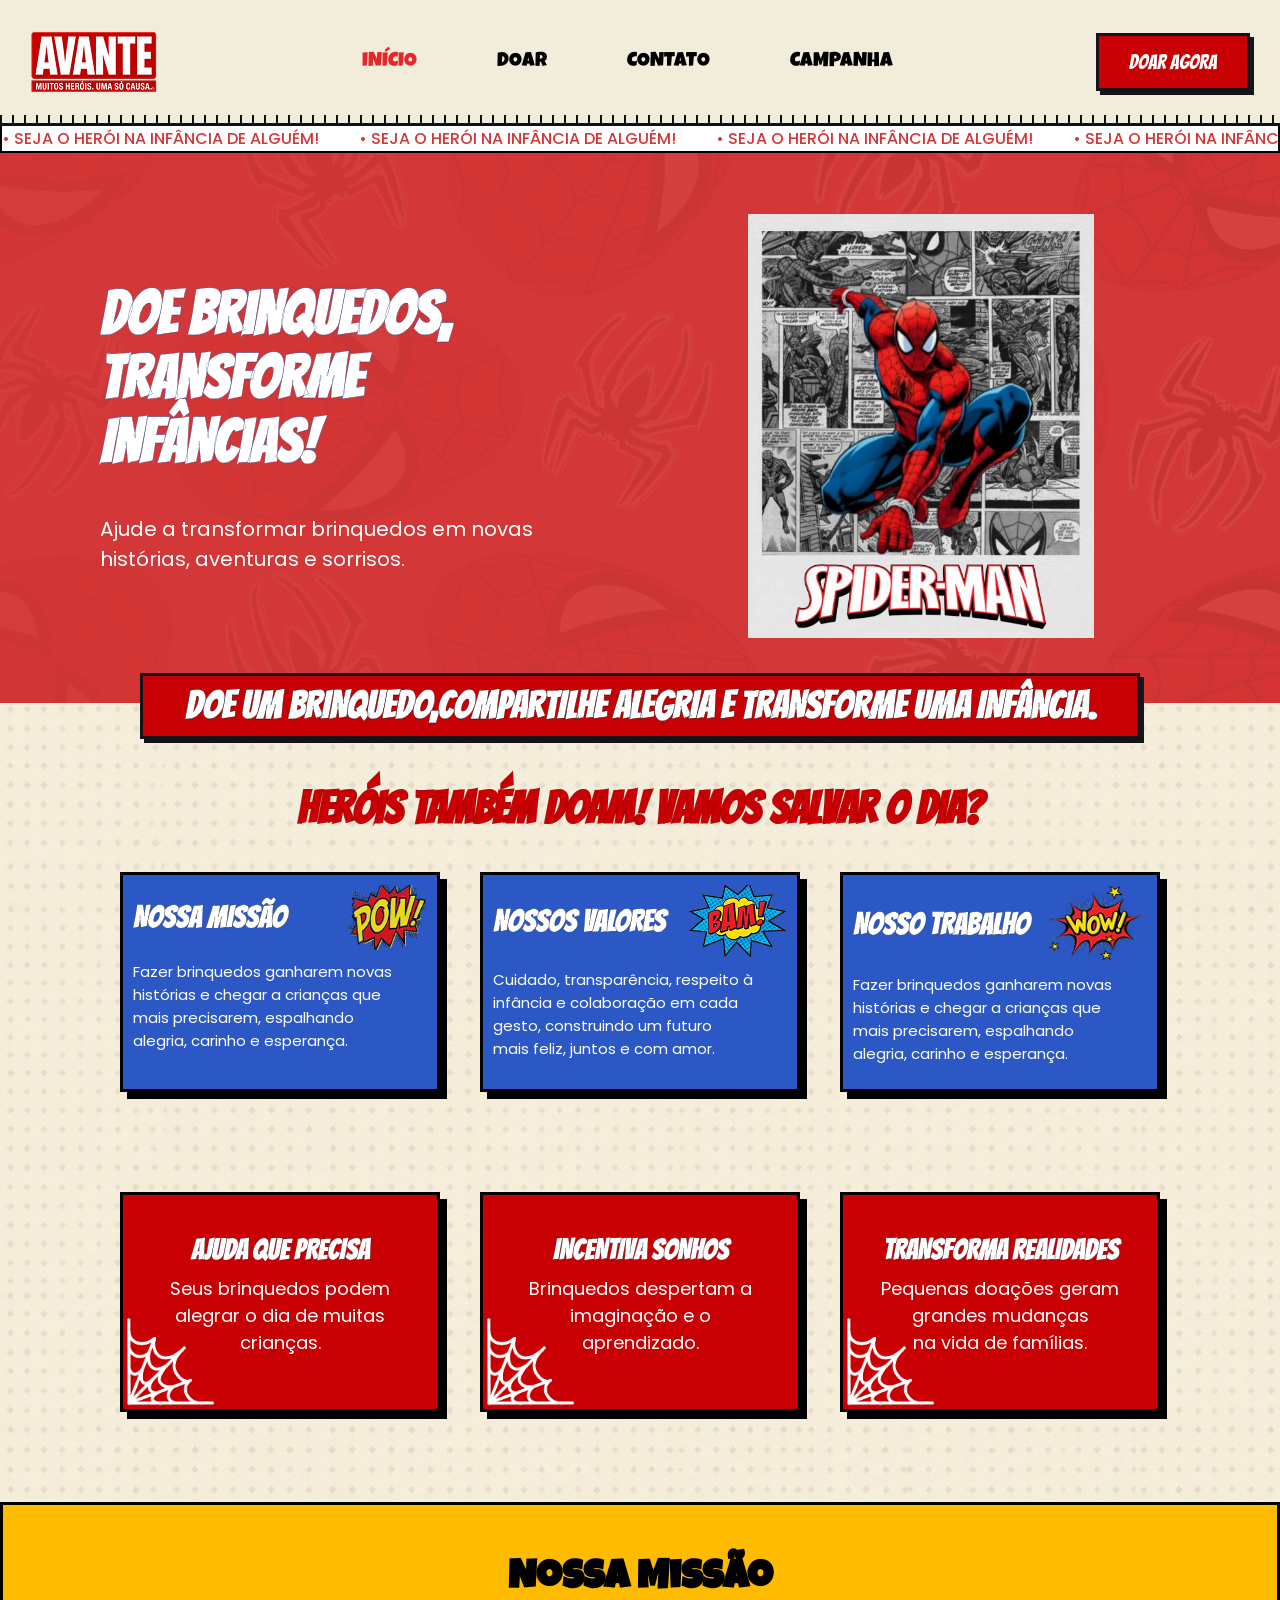
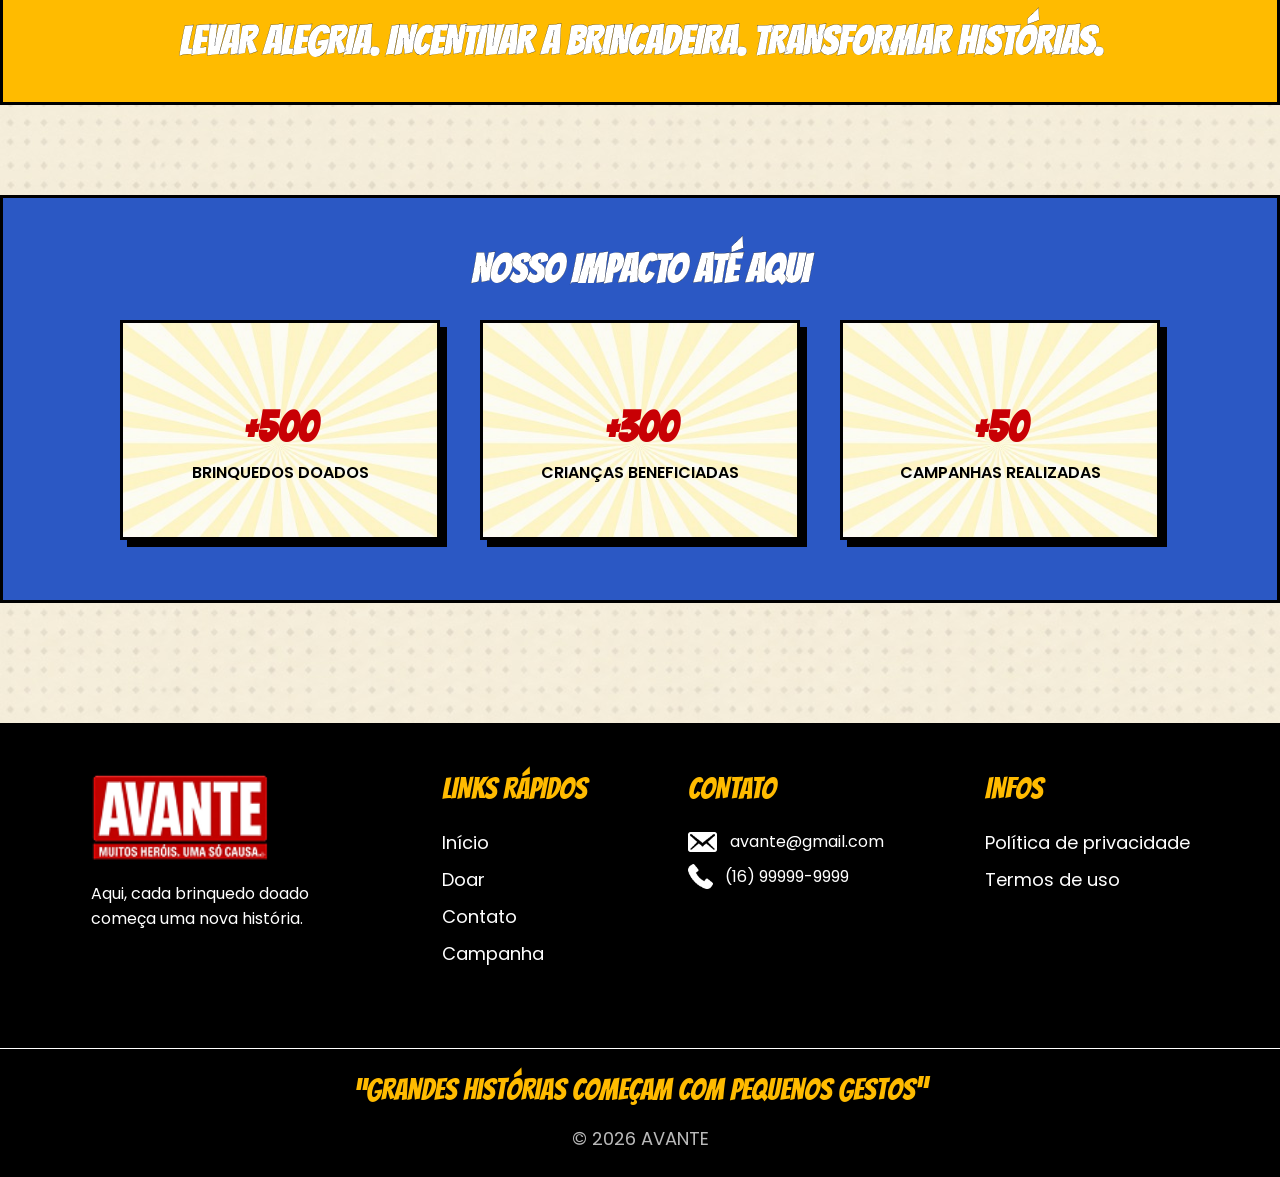
<file: index.html>
<!DOCTYPE html>
<html lang="pt-br">


<head>
    <meta charset="UTF-8">
    <meta name="viewport" content="width=device-width, initial-scale=1.0">
    <title>Início</title>
    <link rel="stylesheet" href="style.css">
    <link rel="preconnect" href="https://fonts.googleapis.com">
    <link rel="preconnect" href="https://fonts.gstatic.com" crossorigin>
    <link
        href="https://fonts.googleapis.com/css2?family=Bangers&family=Bebas+Neue&family=Inter:ital,opsz,wght@0,14..32,100..900;1,14..32,100..900&family=Luckiest+Guy&family=Montserrat:ital,wght@0,100..900;1,100..900&family=Oswald:wght@200..700&family=Poppins:ital,wght@0,100;0,200;0,300;0,400;0,500;0,600;0,700;0,800;0,900;1,100;1,200;1,300;1,400;1,500;1,600;1,700;1,800;1,900&family=Roboto:ital,wght@0,100..900;1,100..900&family=SN+Pro:ital,wght@0,200..900;1,200..900&display=swap"
        rel="stylesheet">
    <link rel="icon" type="image/png" href="img/favicon.png" />
    <link rel="icon" type="image/png" href="img/AVANTE-Icon.jpeg" />

</head>


<body>

    <!-- HEADER -->
    <header>
        <img src="img/logo.png" alt="logo" />

        <div class="menu-overlay" id="menuOverlay"></div>
        <nav id="menuNav">
            <button class="fechar-menu" id="btnFecharMenu" type="button" aria-label="Fechar menu">
                ×
            </button>

            <a href="index.html" class="selected">INÍCIO</a>
            <a href="doar.html">DOAR</a>
            <a href="contato.html">CONTATO</a>
            <a href="campanha.html">CAMPANHA</a>

            <button class="btn-menu-doar" id="btnMenuDoarHamburger" type="button">
                DOAR AGORA
            </button>
        </nav>
        <button id="btnMenuDoar2">DOAR AGORA</button>
        <button class="hamburger" id="btnHamburger" type="button" aria-label="Abrir menu" aria-expanded="false"
            aria-controls="menuNav">
            <span></span>
            <span></span>
            <span></span>
        </button>
    </header>

    <!-- Alert-->
    <div class="alert">
        <div class="alert-itens">
            <div class="alert-content">
                <span>• SEJA O HERÓI NA INFÂNCIA DE ALGUÉM!</span>
                <span>• SEJA O HERÓI NA INFÂNCIA DE ALGUÉM!</span>
                <span>• SEJA O HERÓI NA INFÂNCIA DE ALGUÉM!</span>
                <span>• SEJA O HERÓI NA INFÂNCIA DE ALGUÉM!</span>
                <span>• SEJA O HERÓI NA INFÂNCIA DE ALGUÉM!</span>
                <span>• SEJA O HERÓI NA INFÂNCIA DE ALGUÉM!</span>
            </div>


            <div class="alert-content">
                <span>• SEJA O HERÓI NA INFÂNCIA DE ALGUÉM!</span>
                <span>• SEJA O HERÓI NA INFÂNCIA DE ALGUÉM!</span>
                <span>• SEJA O HERÓI NA INFÂNCIA DE ALGUÉM!</span>
                <span>• SEJA O HERÓI NA INFÂNCIA DE ALGUÉM!</span>
                <span>• SEJA O HERÓI NA INFÂNCIA DE ALGUÉM!</span>
                <span>• SEJA O HERÓI NA INFÂNCIA DE ALGUÉM!</span>
            </div>
        </div>
    </div>



    <!-- Hero-->
    <div class="hero">

        <div class="hero-texts">

            <h1>
                Doe brinquedos,<br>transforme <br>Infâncias!

            </h1>
            <p>Ajude a transformar brinquedos em novas <br>histórias, aventuras e sorrisos.</p>

        </div>


        <div class="polaroid">

            <img src="img/Polaroid-Homem-Aranha.jpeg" alt="">

        </div>
    </div>

    <!-- Aviso -->
    <div class="todo">
        <h2>DOE UM BRINQUEDO,COMPARTILHE ALEGRIA E TRANSFORME UMA INFÂNCIA.</h2>
    </div>

    <div class="herois">
        <h2>HERÓIS TAMBÉM DOAM! VAMOS SALVAR O DIA?</h2>
    </div>


    <!-- Cards Azul -->
    <!-- Card 1 -->
    <div class="cards">

        <!-- Card 1 -->
        <div class="card">
            <div class="card-inner">

                <div class="card-front">
                    <div class="titulo">
                        <h2>NOSSA MISSÃO</h2>
                        <img class="img" src="img/pow.png" alt="">
                    </div>

                    <p>
                        Fazer brinquedos ganharem novas <br>
                        histórias e chegar a crianças que <br>
                        mais precisarem, espalhando <br>
                        alegria, carinho e esperança.
                    </p>
                </div>

                <div class="card-back">

                </div>

            </div>
        </div>


        <!-- Card 2 -->
        <div class="card">
            <div class="card-inner">

                <div class="card-front">
                    <div class="titulo">
                        <h2>NOSSOS VALORES</h2>
                        <img src="img/bam.png" alt="">
                    </div>

                    <p>
                        Cuidado, transparência, respeito à <br>
                        infância e colaboração em cada <br>
                        gesto, construindo um futuro <br>
                        mais feliz, juntos e com amor.
                    </p>
                </div>

                <div class="card-back">

                </div>

            </div>
        </div>


        <!-- Card 3 -->
        <div class="card">
            <div class="card-inner">

                <div class="card-front">
                    <div class="titulo">
                        <h2>NOSSO TRABALHO</h2>
                        <img class="img2" src="img/wow.png" alt="">
                    </div>

                    <p>
                        Fazer brinquedos ganharem novas <br>
                        histórias e chegar a crianças que <br>
                        mais precisarem, espalhando <br>
                        alegria, carinho e esperança.
                    </p>
                </div>

                <div class="card-back">

                </div>

            </div>
        </div>

    </div>

    <!-- Card vermelho -->

    <div class="vermelhos">

        <!-- Card 1 -->
        <div class="vermelho">
            <div class="vermelho-inner">

                <div class="vermelho-front">
                    <h2>AJUDA QUE PRECISA</h2>

                    <p>
                        Seus brinquedos podem<br>
                        alegrar o dia de muitas<br>
                        crianças.
                    </p>

                    <img src="img/Teia-Aranha.png" alt="">
                </div>

                <div class="vermelho-back">

                </div>

            </div>
        </div>


        <!-- Card 2 -->
        <div class="vermelho">
            <div class="vermelho-inner">

                <div class="vermelho-front">
                    <h2>INCENTIVA SONHOS</h2>

                    <p>
                        Brinquedos despertam a<br>
                        imaginação e o<br>
                        aprendizado.
                    </p>

                    <img src="img/Teia-Aranha.png" alt="">
                </div>

                <div class="vermelho-back">

                </div>

            </div>
        </div>


        <!-- Card 3 -->
        <div class="vermelho">
            <div class="vermelho-inner">

                <div class="vermelho-front">
                    <h2>TRANSFORMA REALIDADES</h2>

                    <p>
                        Pequenas doações geram<br>
                        grandes mudanças<br>
                        na vida de famílias.
                    </p>

                    <img src="img/Teia-Aranha.png" alt="">
                </div>

                <div class="vermelho-back">

                </div>
            </div>
        </div>

    </div>

    <div class="nossa">
        <h2>Nossa Missão</h2>
        <h3>LEVAR ALEGRIA. INCENTIVAR A BRINCADEIRA. TRANSFORMAR HISTÓRIAS.</h3>
    </div>
    </div>

    <div class="impactos">
        <h2>NOSSO IMPACTO ATÉ AQUI</h2>
        <div class="impacto">
            <div class="card1">
                <h1>+500</h1>
                <p>BRINQUEDOS DOADOS</p>
            </div>

            <div class="card1">
                <h1>+300</h1>
                <p>CRIANÇAS BENEFICIADAS</p>
            </div>

            <div class="card1">
                <h1>+50</h1>
                <p>CAMPANHAS REALIZADAS</p>
            </div>
        </div>
    </div>

    <div class="modal-overlay" id="modal">
        <div class="modal-doacao">
            <button class="fechar-modal" id="fecharModal" type="button">
                <span>×</span>
            </button>

            <!-- ETAPA 1: ESCOLHA -->
            <div class="escolha" id="etapaEscolha">
                <div class="cabecalho-missao">
                    <h2>ESCOLHA SUA MISSÃO!</h2>

                    <p class="descricao-modal">
                        Existem duas formas de ajudar uma criança a sorrir. Escolha como
                        você quer ser um herói!
                    </p>
                </div>

                <div class="opcoes-doacao">
                    <!-- DOAR -->
                    <div class="card-doacao">
                        <div class="titulo-modal">
                            <h3>DOAR UM PRODUTO!</h3>
                            <img src="img/gift.png" alt="gift" />
                        </div>

                        <p>
                            Você já tem um brinquedo em bom estado? Leve ele até um dos
                            nossos pontos de coleta.
                        </p>

                        <a href="qrdoar.html" class="btn-missao btn-azul">QUERO DOAR</a>
                    </div>

                    <!-- COMPRAR -->
                    <div class="card-doacao">
                        <div class="titulo-modal">
                            <h3>COMPRAR PARA DOAR!</h3>
                            <img src="img/money.png" alt="money" />
                        </div>

                        <p>
                            Escolha um brinquedo do nosso catálogo e nós cuidaremos para que
                            ele chegue até uma criança.
                        </p>

                        <a href="presente.html" class="btn-missao btn-amarelo">ESCOLHER PRESENTE</a>
                    </div>
                </div>

                <p class="frase-final">
                    UMA MISSÃO. UM GESTO. UM SORRISO.
                    <img src="img/logo.png" alt="" />
                </p>
            </div>
        </div>
    </div>

    <footer>
        <div class="logo">
            <img src="img/logo.png" alt="logo" />
            <p>Aqui, cada brinquedo doado começa uma nova história.</p>
        </div>
        <nav class="nav-footer">
            <h3>LINKS RÁPIDOS</h3>
            <a href="#">Início</a>
            <a href="#">Doar</a>
            <a href="#">Contato</a>
            <a href="#">Campanha</a>
        </nav>
        <div class="cont">
            <h3>CONTATO</h3>
            <div class="link E-mail">
                <img src="img/E-mail.png" alt="E-mail" class="E-mail" />
                <a href="">avante@gmail.com</a>
            </div>
            <div class="link Telefone">
                <img src="img/Telefone.png" alt="Telefone" class="Telefone" />
                <p>(16) 99999-9999</p>
            </div>
        </div>
        <div class="infos">
            <h3>INFOS</h3>
            <a href="#">Política de privacidade</a>
            <a href="#">Termos de uso</a>
        </div>
    </footer>
    <div class="grandes">
        <h2>“Grandes histórias começam com Pequenos gestos”</h2>
        <p>© 2026 AVANTE</p>
    </div>
    <script src="doar.js"></script>
</body>

</html>
</file>
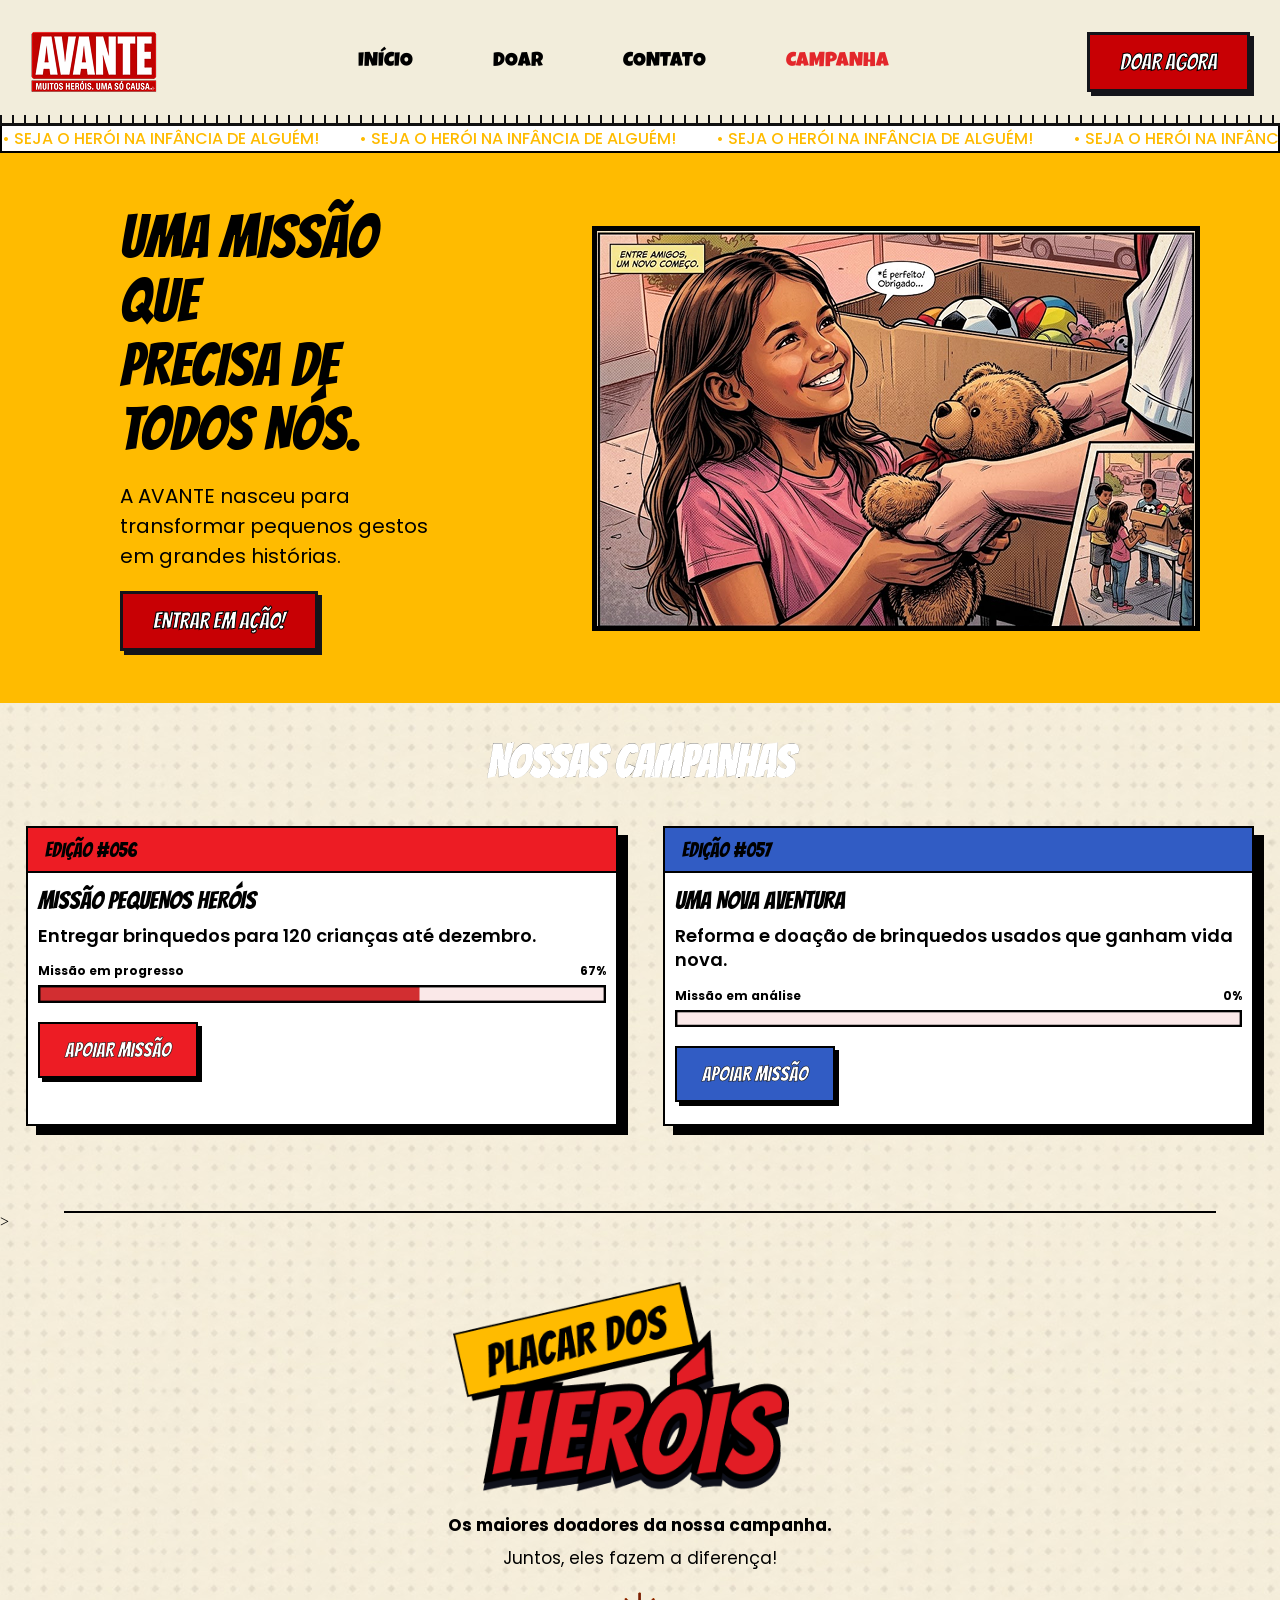
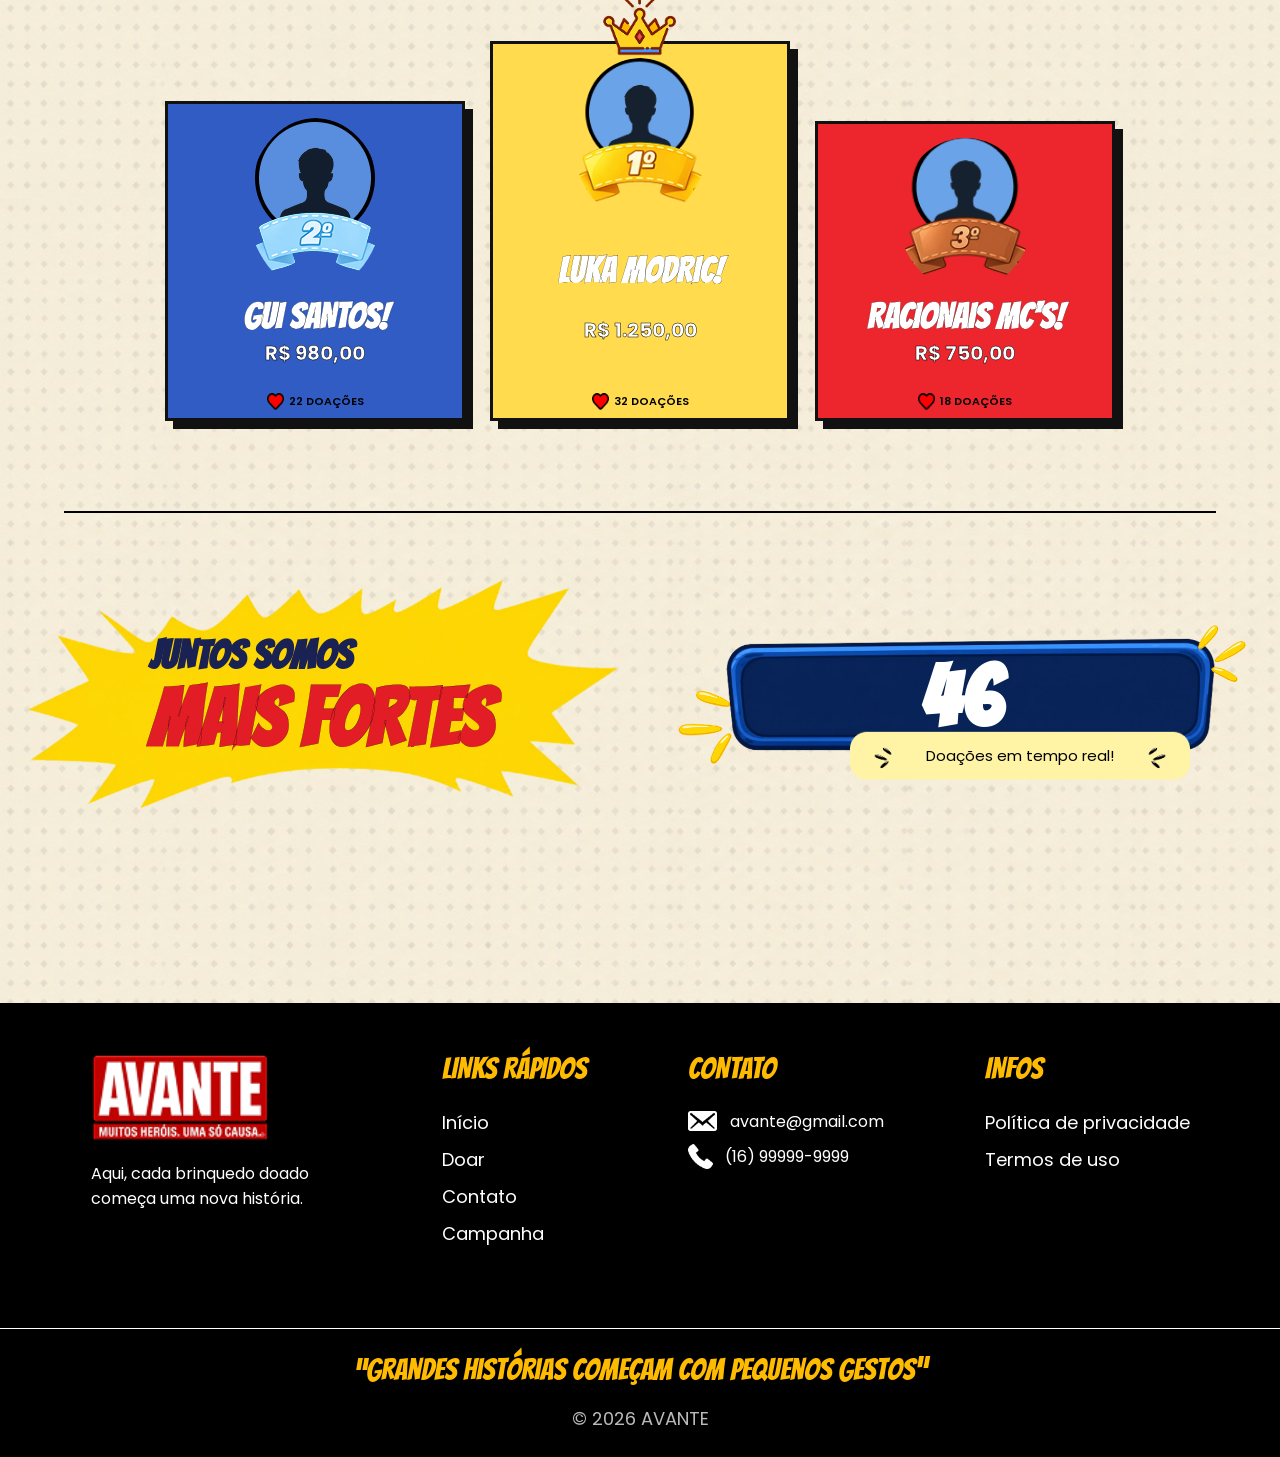
<file: campanha.html>
<!DOCTYPE html>
<html lang="pt-br">


<head>
    <meta charset="UTF-8" />
    <meta name="viewport" content="width=device-width, initial-scale=1.0" />
    <title>Campanha</title>
    <link rel="stylesheet" href="campanha.css" />
    <link rel="preconnect" href="https://fonts.googleapis.com" />
    <link rel="preconnect" href="https://fonts.gstatic.com" crossorigin />
    <link
        href="https://fonts.googleapis.com/css2?family=Bangers&family=Bebas+Neue&family=Inter:ital,opsz,wght@0,14..32,100..900;1,14..32,100..900&family=Luckiest+Guy&family=Montserrat:ital,wght@0,100..900;1,100..900&family=Oswald:wght@200..700&family=Poppins:ital,wght@0,100;0,200;0,300;0,400;0,500;0,600;0,700;0,800;0,900;1,100;1,200;1,300;1,400;1,500;1,600;1,700;1,800;1,900&family=Roboto:ital,wght@0,100..900;1,100..900&family=SN+Pro:ital,wght@0,200..900;1,200..900&display=swap"
        rel="stylesheet" />
    <link rel="icon" type="image/png" href="img/AVANTE-Icon.jpeg" />
</head>


<body>
    <!-- HEADER -->
    <header>
        <img src="img/logo.png" alt="logo" />

        <div class="menu-overlay" id="menuOverlay"></div>
        <nav id="menuNav">
            <button class="fechar-menu" id="btnFecharMenu" type="button" aria-label="Fechar menu">
                ×
            </button>

            <a href="index.html">INÍCIO</a>
            <a href="doar.html">DOAR</a>
            <a href="contato.html">CONTATO</a>
            <a href="campanha.html" class="selected">CAMPANHA</a>

            <button class="btn-menu-doar" id="btnMenuDoarHamburger" type="button">
                DOAR AGORA
            </button>
        </nav>
        <button id="btnMenuDoar">DOAR AGORA</button>
        <button class="hamburger" id="btnHamburger" type="button" aria-label="Abrir menu" aria-expanded="false"
            aria-controls="menuNav">
            <span></span>
            <span></span>
            <span></span>
        </button>
    </header>
    <!-- ALERT -->


    <div class="alert">
        <div class="alert-itens">
            <div class="alert-content">
                <span>• SEJA O HERÓI NA INFÂNCIA DE ALGUÉM!</span>
                <span>• SEJA O HERÓI NA INFÂNCIA DE ALGUÉM!</span>
                <span>• SEJA O HERÓI NA INFÂNCIA DE ALGUÉM!</span>
                <span>• SEJA O HERÓI NA INFÂNCIA DE ALGUÉM!</span>
                <span>• SEJA O HERÓI NA INFÂNCIA DE ALGUÉM!</span>
                <span>• SEJA O HERÓI NA INFÂNCIA DE ALGUÉM!</span>
            </div>


            <div class="alert-content">
                <span>• SEJA O HERÓI NA INFÂNCIA DE ALGUÉM!</span>
                <span>• SEJA O HERÓI NA INFÂNCIA DE ALGUÉM!</span>
                <span>• SEJA O HERÓI NA INFÂNCIA DE ALGUÉM!</span>
                <span>• SEJA O HERÓI NA INFÂNCIA DE ALGUÉM!</span>
                <span>• SEJA O HERÓI NA INFÂNCIA DE ALGUÉM!</span>
                <span>• SEJA O HERÓI NA INFÂNCIA DE ALGUÉM!</span>
            </div>
        </div>
    </div>


    <section class="inicio">
        <div class="texto">
            <h1>UMA MISSÃO QUE<br>PRECISA DE TODOS NÓS.</h1>

            <p>
                A AVANTE nasceu para transformar pequenos
                gestos em grandes histórias.
            </p>

            <button class="butao-doar" id="abrirModal">ENTRAR EM AÇÃO!</button>

        </div>

        <img class="imagem-inicio" src="img/Criança-HQ.png" alt="">
    </section>
    <section class="campanhas">

        <h2>NOSSAS CAMPANHAS</h2>

        <div class="cards">

            <div class="card campanha-vermelha">

                <div class="edicao">
                    EDIÇÃO #056
                </div>

                <div class="conteudo">
                    <h3>MISSÃO PEQUENOS HERÓIS</h3>

                    <p>
                        Entregar brinquedos para 120 crianças até dezembro.
                    </p>

                    <div class="progresso-texto">
                        <strong>Missão em progresso</strong>
                        <strong>67%</strong>
                    </div>
                    <img src="img/barra-vermelha.png" alt="">

                    <a href="#" class="botao vermelho-btn">
                        APOIAR MISSÃO
                    </a>
                </div>

            </div>


            <div class="card campanha-azul">

                <div class="edicao">
                    EDIÇÃO #057
                </div>

                <div class="conteudo">
                    <h3>UMA NOVA AVENTURA</h3>

                    <p>
                        Reforma e doação de brinquedos usados que ganham vida nova.
                    </p>

                    <div class="progresso-texto">
                        <strong>Missão em análise</strong>
                        <strong>0%</strong>
                    </div>
                    <img src="img/Barra sem nd.png" alt="">
                    <a href="#" class="botao azul-btn">
                        APOIAR MISSÃO
                    </a>
                </div>

            </div>

        </div>

    </section>
    <hr class="linha"> >
    <div class="class">

    </div>

    <div class="placar">
        <img src="img/Placar dos herois.png" alt="">
        <h3>Os maiores doadores da nossa campanha.</h3>
        <p>Juntos, eles fazem a diferença!</p>
    </div>
    <section class="ranking">

        <div class="ranking-card segundo">

            <div class="perfil">
                <img src="img/User2.png" alt="Gui Santos">
            </div>

            <h2>GUI SANTOS!</h2>
            <h3>R$ 980,00</h3>

            <p>
                <img src="img/Coração.png" alt="Coração">
                22 DOAÇÕES
            </p>

        </div>


        <div class="ranking-card primeiro">

            <div class="coroa">
                <img src="img/Coroa.png" alt="Coroa">
            </div>

            <div class="perfil">
                <img src="img/User1.png" alt="Luka Modric">
            </div>
            <h2>LUKA MODRIC!</h2>
            <h3>R$ 1.250,00</h3>
            <p>
                <img src="img/Coração.png" alt="Coração">
                32 DOAÇÕES
            </p>

        </div>


        <div class="ranking-card terceiro">

            <div class="perfil">
                <img src="img/User3.png" alt="Racionais MC's">
            </div>

            <h2>RACIONAIS MC'S!</h2>
            <h3>R$ 750,00</h3>

            <p>
                <img src="img/Coração.png" alt="Coração">
                18 DOAÇÕES
            </p>

        </div>

    </section>

    </section>
    <hr class="linha">
    <div class="quebrar">

        <div class="explosao">
            <div class="explos">
                <h3>JUNTOS SOMOS</h3>
                <h1>MAIS FORTES</h1>
            </div>
            <img class="explosao-imagem" src="img/Destaque-Amarelo.png" alt="">
        </div>


        <section class="doar-numero">
            <h1 class="numero">0</h1>

            <div class="doacoes">
                <h1>Doações em tempo real!</h1>
                <img src="img/doações.png" class="doar-img" alt="Doar">
            </div>
        </section>
    </div>

    <div class="modal-overlay" id="modal">
        <div class="modal-doacao">
            <button class="fechar-modal" id="fecharModal" type="button">
                <span>×</span>
            </button>

            <!-- ETAPA 1: ESCOLHA -->
            <div class="escolha" id="etapaEscolha">
                <div class="cabecalho-missao">
                    <h2>ESCOLHA SUA MISSÃO!</h2>

                    <p class="descricao-modal">
                        Existem duas formas de ajudar uma criança a sorrir. Escolha como
                        você quer ser um herói!
                    </p>
                </div>

                <div class="opcoes-doacao">
                    <!-- DOAR -->
                    <div class="card-doacao">
                        <div class="titulo-modal">
                            <h3>DOAR UM PRODUTO!</h3>
                            <img src="img/gift.png" alt="gift" />
                        </div>

                        <p>
                            Você já tem um brinquedo em bom estado? Leve ele até um dos
                            nossos pontos de coleta.
                        </p>

                        <a href="qrdoar.html" class="btn-missao btn-azul">QUERO DOAR</a>
                    </div>

                    <!-- COMPRAR -->
                    <div class="card-doacao">
                        <div class="titulo-modal">
                            <h3>COMPRAR PARA DOAR!</h3>
                            <img src="img/money.png" alt="money" />
                        </div>

                        <p>
                            Escolha um brinquedo do nosso catálogo e nós cuidaremos para que
                            ele chegue até uma criança.
                        </p>

                        <a href="presente.html" class="btn-missao btn-amarelo">ESCOLHER PRESENTE</a>
                    </div>
                </div>

                <p class="frase-final">
                    UMA MISSÃO. UM GESTO. UM SORRISO.
                    <img src="img/logo.png" alt="" />
                </p>
            </div>
        </div>
    </div>

    <footer>
        <div class="logo">
            <img src="img/logo.png" alt="logo" />
            <p>Aqui, cada brinquedo doado começa uma nova história.</p>
        </div>
        <nav class="nav-footer">
            <h3>LINKS RÁPIDOS</h3>
            <a href="index.html">Início</a>
            <a href="doar.html">Doar</a>
            <a href="contato.html">Contato</a>
            <a href="#">Campanha</a>
        </nav>
        <div class="cont">
            <h3>CONTATO</h3>
            <div class="link E-mail">
                <img src="img/E-mail.png" alt="E-mail" class="E-mail" />
                <a href="">avante@gmail.com</a>
            </div>
            <div class="link Telefone">
                <img src="img/Telefone.png" alt="Telefone" class="Telefone" />
                <p>(16) 99999-9999</p>
            </div>
        </div>
        <div class="infos">
            <h3>INFOS</h3>
            <a href="#">Política de privacidade</a>
            <a href="#">Termos de uso</a>
        </div>
    </footer>
    <div class="grandes">
        <h2>“Grandes histórias começam com Pequenos gestos”</h2>
        <p>© 2026 AVANTE</p>
    </div>
    <script src="campanha.js"></script>
    <script src="doar.js"></script>
</body>

</html>
</file>
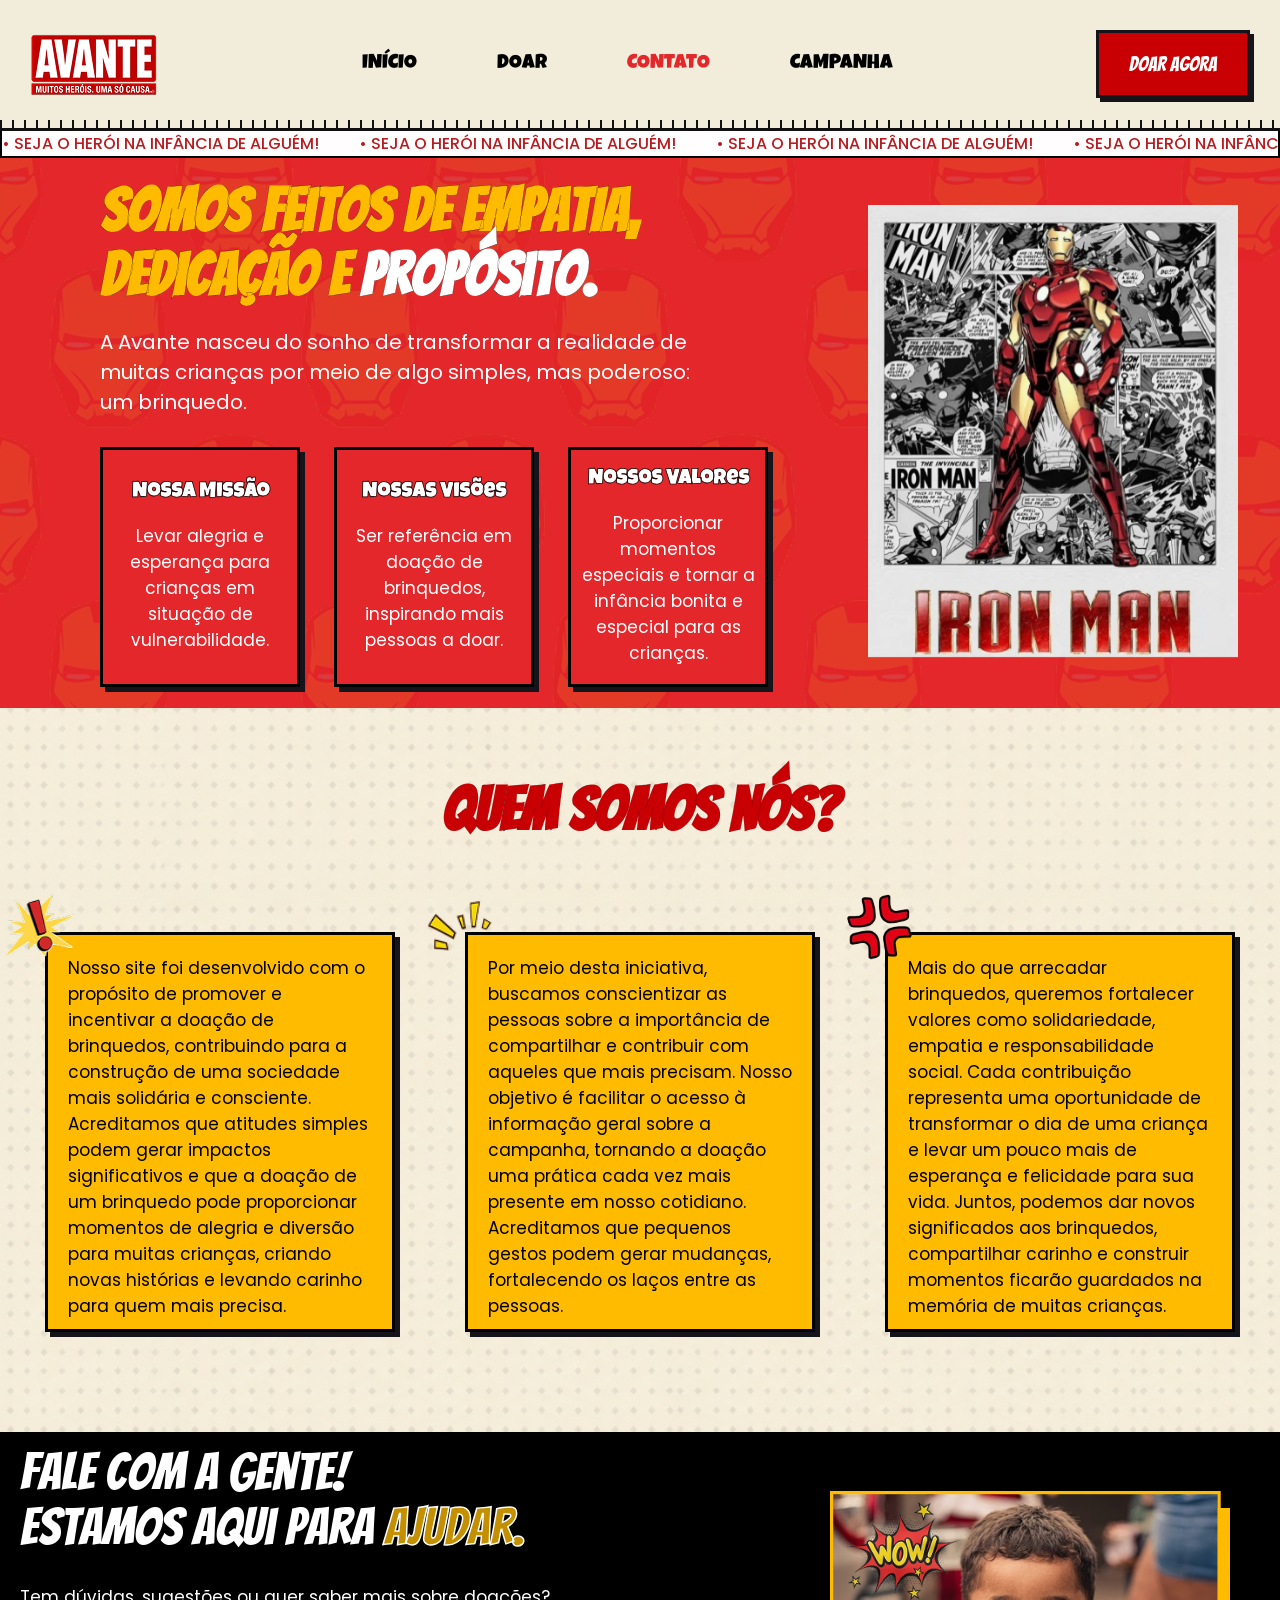
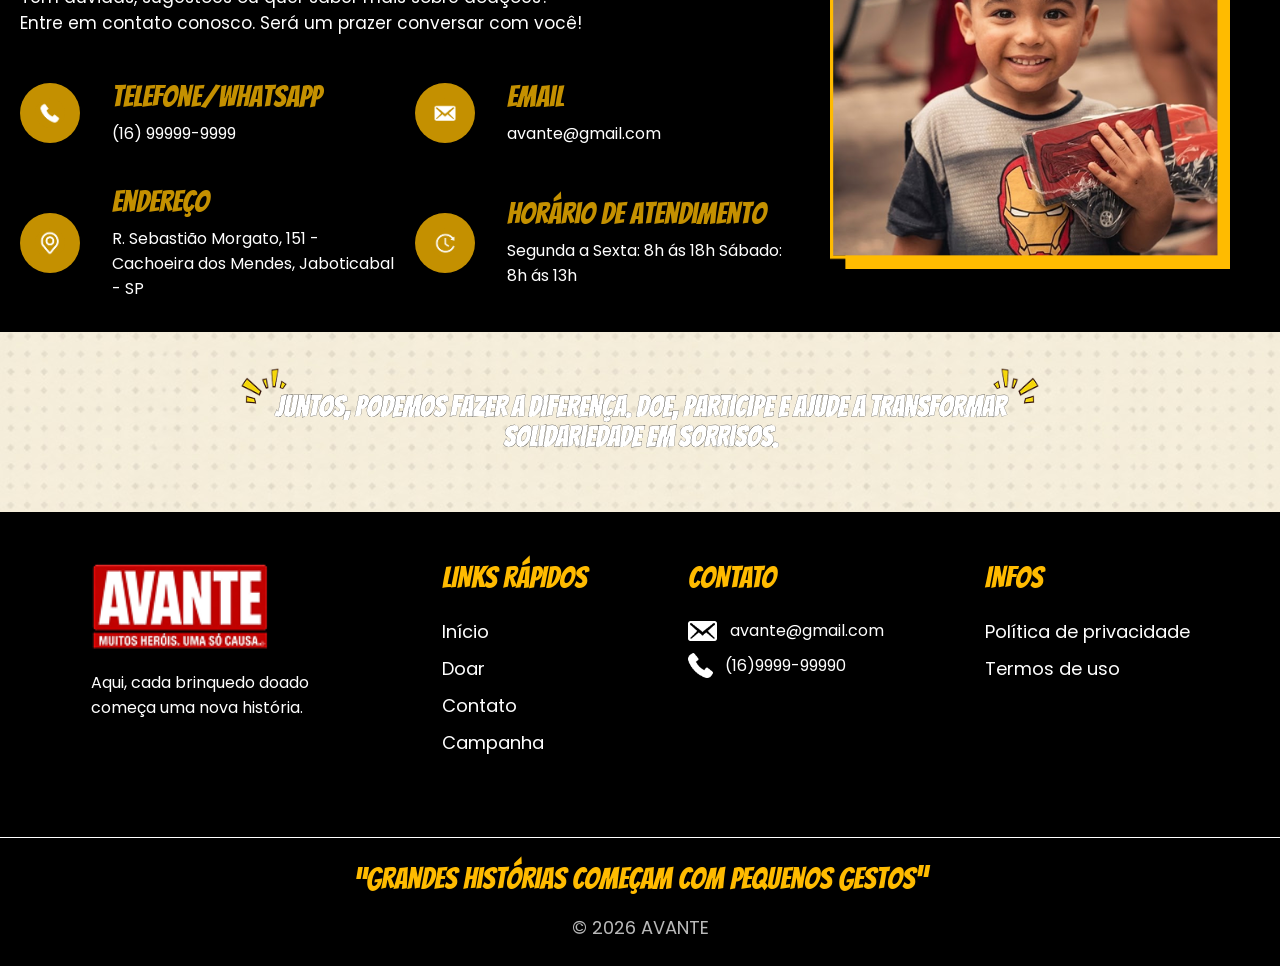
<file: contato.html>
<!DOCTYPE html>
<html lang="pt-br">


<head>
    <meta charset="UTF-8">
    <meta name="viewport" content="width=device-width, initial-scale=1.0">
    <title>Contato</title>
    <link rel="stylesheet" href="contato.css">
    <link rel="preconnect" href="https://fonts.googleapis.com">
    <link rel="preconnect" href="https://fonts.gstatic.com" crossorigin>
    <link
        href="https://fonts.googleapis.com/css2?family=Bangers&family=Bebas+Neue&family=Inter:ital,opsz,wght@0,14..32,100..900;1,14..32,100..900&family=Luckiest+Guy&family=Montserrat:ital,wght@0,100..900;1,100..900&family=Oswald:wght@200..700&family=Poppins:ital,wght@0,100;0,200;0,300;0,400;0,500;0,600;0,700;0,800;0,900;1,100;1,200;1,300;1,400;1,500;1,600;1,700;1,800;1,900&family=Roboto:ital,wght@0,100..900;1,100..900&family=SN+Pro:ital,wght@0,200..900;1,200..900&display=swap"
        rel="stylesheet">
    <link rel="icon" type="image/png" href="img/AVANTE-Icon.jpeg" />
</head>

<body>
    <!-- HEADER -->
    <header>
        <img src="img/logo.png" alt="logo" />

        <div class="menu-overlay" id="menuOverlay"></div>
        <nav id="menuNav">
            <button class="fechar-menu" id="btnFecharMenu" type="button" aria-label="Fechar menu">
                ×
            </button>

            <a href="index.html">INÍCIO</a>
            <a href="doar.html">DOAR</a>
            <a href="contato.html" class="selected">CONTATO</a>
            <a href="campanha.html">CAMPANHA</a>

            <button class="btn-menu-doar" id="btnMenuDoarHamburger" type="button">
                DOAR AGORA
            </button>
        </nav>
        <button id="btnMenuDoar3">DOAR AGORA</button>
        <button class="hamburger" id="btnHamburger" type="button" aria-label="Abrir menu" aria-expanded="false"
            aria-controls="menuNav">
            <span></span>
            <span></span>
            <span></span>
        </button>
    </header>


    <!-- ALERT -->


    <div class="alert">
        <div class="alert-itens">
            <div class="alert-content">
                <span>• SEJA O HERÓI NA INFÂNCIA DE ALGUÉM!</span>
                <span>• SEJA O HERÓI NA INFÂNCIA DE ALGUÉM!</span>
                <span>• SEJA O HERÓI NA INFÂNCIA DE ALGUÉM!</span>
                <span>• SEJA O HERÓI NA INFÂNCIA DE ALGUÉM!</span>
                <span>• SEJA O HERÓI NA INFÂNCIA DE ALGUÉM!</span>
                <span>• SEJA O HERÓI NA INFÂNCIA DE ALGUÉM!</span>
            </div>


            <div class="alert-content">
                <span>• SEJA O HERÓI NA INFÂNCIA DE ALGUÉM!</span>
                <span>• SEJA O HERÓI NA INFÂNCIA DE ALGUÉM!</span>
                <span>• SEJA O HERÓI NA INFÂNCIA DE ALGUÉM!</span>
                <span>• SEJA O HERÓI NA INFÂNCIA DE ALGUÉM!</span>
                <span>• SEJA O HERÓI NA INFÂNCIA DE ALGUÉM!</span>
                <span>• SEJA O HERÓI NA INFÂNCIA DE ALGUÉM!</span>
            </div>
        </div>
    </div>

    <div class="hero">
        <div class="hero-texts">
            <h1>Somos feitos de empatia, dedicação e <span>propósito.</span></h1>
            <p class="sub">A Avante nasceu do sonho de transformar a realidade de muitas crianças por meio de algo
                simples, mas
                poderoso: um brinquedo.</p>
            <div class="containers">
                <div class="container">
                    <h5>Nossa Missão</h5>
                    <p>Levar alegria e esperança para crianças em situação de vulnerabilidade.</p>
                </div>
                <div class="container">
                    <h5>Nossas Visões</h5>
                    <p>Ser referência em doação de brinquedos, inspirando mais pessoas a doar.</p>
                </div>
                <div class="container">
                    <h5>Nossos Valores</h5>
                    <p>Proporcionar momentos especiais e tornar a infância bonita e especial para as crianças.</p>
                </div>

            </div>
        </div>
        <div class="polaroid">
            <img src="img/Polaroid-Homem-Ferro.jpeg" alt="">
        </div>
    </div>
    </div>
    <h1 class="somos">Quem somos nós?</h1>
    <div class="caixas">
        <div class="caixa">
            <p>Nosso site foi desenvolvido com o propósito de promover e incentivar a doação de brinquedos, contribuindo
                para a construção de uma sociedade mais solidária e consciente. Acreditamos que atitudes simples podem
                gerar impactos significativos e que a doação de um brinquedo pode proporcionar momentos de alegria e
                diversão para muitas crianças, criando novas histórias e levando carinho para quem mais precisa.</p>
            <img class="destaque" src="img/!.png" alt="">
        </div>
        <div class="caixa">
            <p>Por meio desta iniciativa, buscamos conscientizar as pessoas sobre a importância de compartilhar e
                contribuir com aqueles que mais precisam. Nosso objetivo é facilitar o acesso à informação geral sobre a
                campanha, tornando a doação uma prática cada vez mais presente em nosso cotidiano. Acreditamos que
                pequenos gestos podem gerar mudanças, fortalecendo os laços entre as pessoas.</p>
            <img class="destaque2" src="img/Destaque.png" alt="">
        </div>
        <div class="caixa">
            <p>Mais do que arrecadar brinquedos, queremos fortalecer valores como solidariedade, empatia e
                responsabilidade social. Cada contribuição representa uma oportunidade de transformar o dia de uma
                criança e levar um pouco mais de esperança e felicidade para sua vida. Juntos, podemos dar novos
                significados aos brinquedos, compartilhar carinho e construir momentos ficarão guardados na memória de
                muitas crianças.</p>
            <img class="destaque3" src="img/overlay.png" alt="">
        </div>
    </div>
    <div class="contatos">
        <div class="contato">
            <h2>Fale com a gente! <br>Estamos aqui para <span class="ajuda">ajudar.</span></h2>
            <p>Tem dúvidas, sugestões ou quer saber mais sobre doações?<br> Entre em contato conosco. Será um
                prazer conversar com você!</p>

            <div class="links">
                <div class="link">
                    <img class="icones" src="img/Group 4.png" alt="">
                    <div class="icones-contato">
                        <h2>Telefone/WhatsApp</h2>
                        <p>(16) 99999-9999</p>
                    </div>
                </div>
                <div class="link">
                    <img class="icones" src="img/Group 1.png" alt="">
                    <div class="icones-contato">
                        <h2>Email</h2>
                        <p>avante@gmail.com</p>
                    </div>
                </div>
                <div class="link">
                    <img class="icones" src="img/Group 3.png" alt="">
                    <div class="icones-contato">
                        <h2>Endereço</h2>
                        <p>R. Sebastião Morgato, 151 - Cachoeira dos Mendes, Jaboticabal - SP</p>
                    </div>
                </div>
                <div class="link">
                    <img class="icones" src="img/Group 2.png" alt="">
                    <div class="icones-contato">
                        <h2>Horário de atendimento</h2>
                        <p>Segunda a Sexta: 8h ás 18h Sábado: 8h ás 13h</p>
                    </div>
                </div>

            </div>

        </div>
        <div class="garotinho">
            <img class="menino" src="img/menino.png" alt="">
        </div>
    </div>

    <div class="destques">
        <img class="destque" src="img/Destaque.png" alt="">
        <h2>Juntos, podemos fazer a diferença. Doe, participe e ajude a transformar solidariedade em sorrisos.</h2>
        <img class="destque-direito" src="img/Destaque.png" alt="">
    </div>

    <div class="modal-overlay" id="modal">
        <div class="modal-doacao">
            <button class="fechar-modal" id="fecharModal" type="button">
                <span>×</span>
            </button>

            <!-- ETAPA 1: ESCOLHA -->
            <div class="escolha" id="etapaEscolha">
                <div class="cabecalho-missao">
                    <h2>ESCOLHA SUA MISSÃO!</h2>

                    <p class="descricao-modal">
                        Existem duas formas de ajudar uma criança a sorrir. Escolha como
                        você quer ser um herói!
                    </p>
                </div>

                <div class="opcoes-doacao">
                    <!-- DOAR -->
                    <div class="card-doacao">
                        <div class="titulo-modal">
                            <h3>DOAR UM PRODUTO!</h3>
                            <img src="img/gift.png" alt="gift" />
                        </div>

                        <p>
                            Você já tem um brinquedo em bom estado? Leve ele até um dos
                            nossos pontos de coleta.
                        </p>

                        <a href="qrdoar.html" class="btn-missao btn-azul">QUERO DOAR</a>
                    </div>

                    <!-- COMPRAR -->
                    <div class="card-doacao">
                        <div class="titulo-modal">
                            <h3>COMPRAR PARA DOAR!</h3>
                            <img src="img/money.png" alt="money" />
                        </div>

                        <p>
                            Escolha um brinquedo do nosso catálogo e nós cuidaremos para que
                            ele chegue até uma criança.
                        </p>

                        <a href="presente.html" class="btn-missao btn-amarelo">ESCOLHER PRESENTE</a>
                    </div>
                </div>

                <p class="frase-final">
                    UMA MISSÃO. UM GESTO. UM SORRISO.
                    <img src="img/logo.png" alt="" />
                </p>
            </div>
        </div>
    </div>

    <footer>
        <div class="logo">
            <img src="img/logo.png" alt="logo" />
            <p>Aqui, cada brinquedo doado começa uma nova história.</p>
        </div>
        <nav class="nav-footer">
            <h3>LINKS RÁPIDOS</h3>
            <a href="#">Início</a>
            <a href="#">Doar</a>
            <a href="#">Contato</a>
            <a href="#">Campanha</a>
        </nav>
        <div class="cont">
            <h3>CONTATO</h3>
            <div class="link E-mail">
                <img src="img/E-mail (1).png" alt="E-mail" class="E-mail" />
                <a href="">avante@gmail.com</a>
            </div>
            <div class="link Telefone">
                <img src="img/Telefone.png" alt="Telefone" class="Telefone" />
                <p>(16)9999-99990</p>
            </div>
        </div>
        <div class="infos">
            <h3>INFOS</h3>
            <a href="#">Política de privacidade</a>
            <a href="#">Termos de uso</a>
        </div>
    </footer>
    <div class="grandes">
        <h2>“Grandes histórias começam com Pequenos gestos”</h2>
        <p>© 2026 AVANTE</p>
    </div>
    <script src="doar.js"></script>
</body>

</html>
</file>
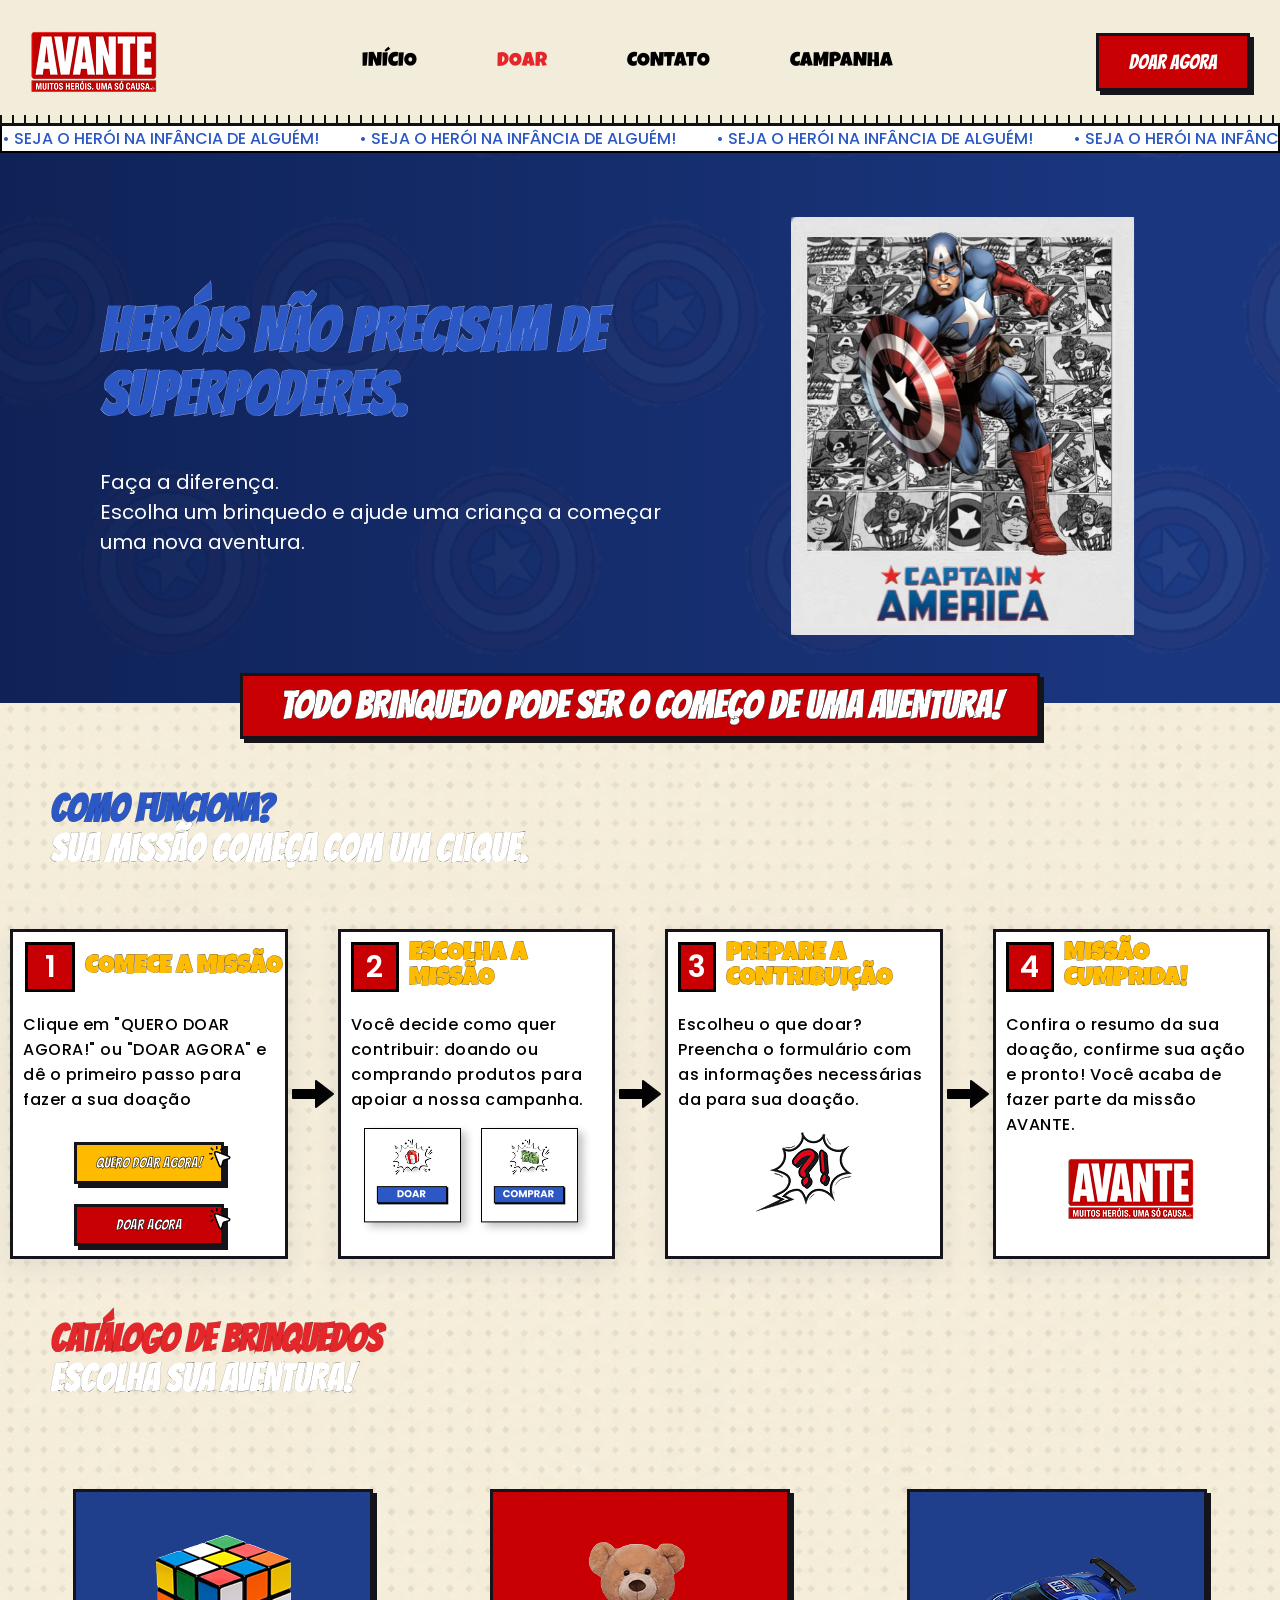
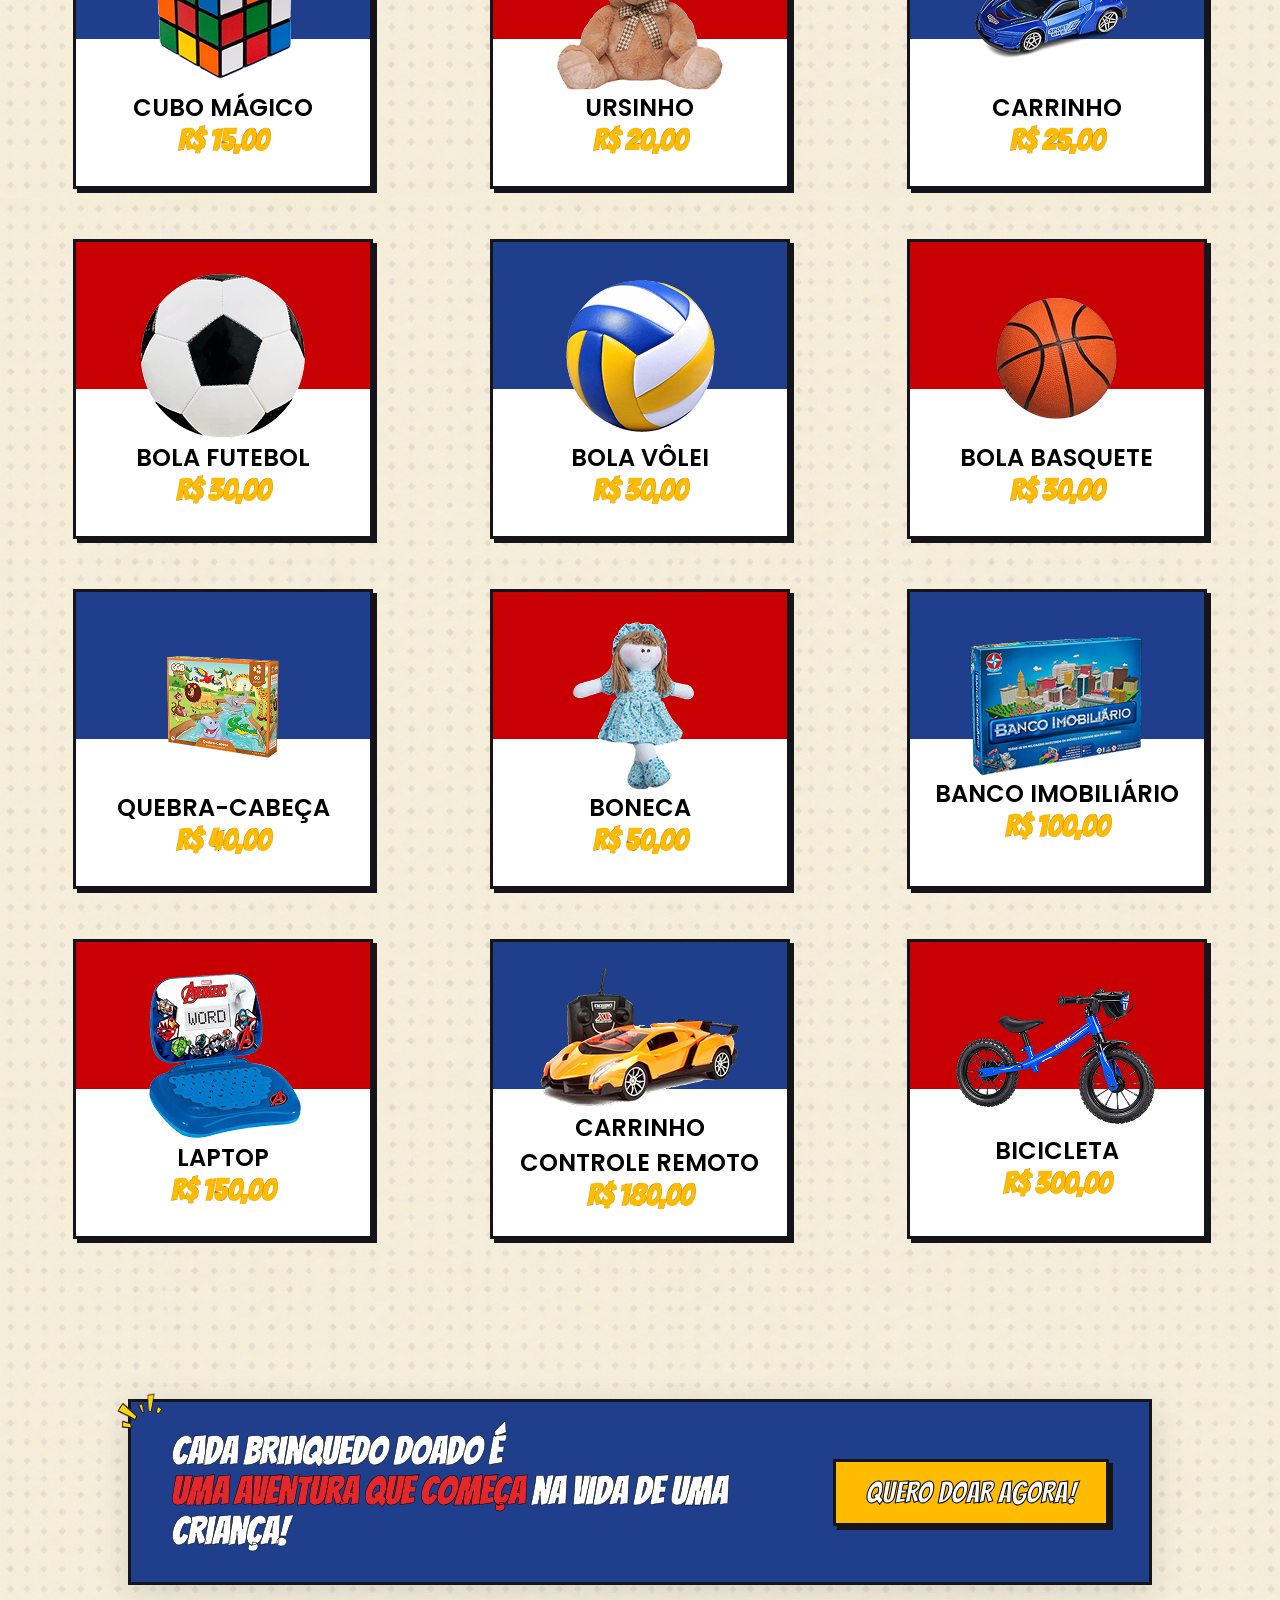
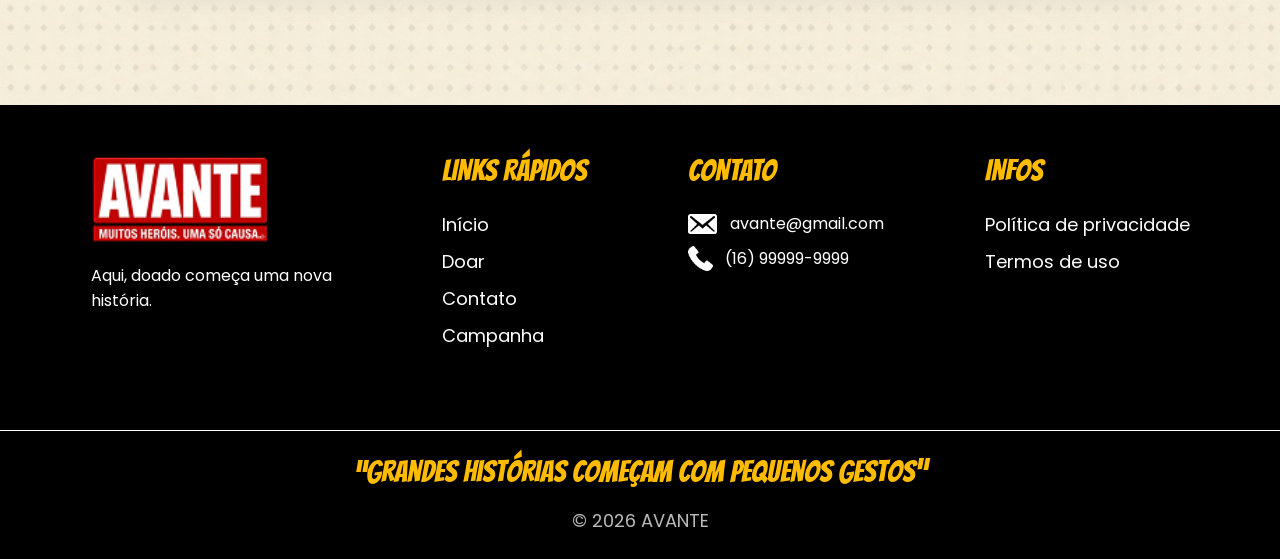
<file: doar.html>
<!doctype html>
<html lang="pt-br">

<head>
  <meta charset="UTF-8" />
  <meta name="viewport" content="width=device-width, initial-scale=1.0" />
  <title>Doar</title>
  <link rel="stylesheet" href="doar.css" />
  <link rel="preconnect" href="https://fonts.googleapis.com" />
  <link rel="preconnect" href="https://fonts.gstatic.com" crossorigin />
  <link
    href="https://fonts.googleapis.com/css2?family=Bangers&family=Bebas+Neue&family=Inter:ital,opsz,wght@0,14..32,100..900;1,14..32,100..900&family=Luckiest+Guy&family=Montserrat:ital,wght@0,100..900;1,100..900&family=Oswald:wght@200..700&family=Poppins:ital,wght@0,100;0,200;0,300;0,400;0,500;0,600;0,700;0,800;0,900;1,100;1,200;1,300;1,400;1,500;1,600;1,700;1,800;1,900&family=Roboto:ital,wght@0,100..900;1,100..900&family=SN+Pro:ital,wght@0,200..900;1,200..900&display=swap"
    rel="stylesheet" />
  <link rel="icon" type="image/png" href="img/AVANTE-Icon.png" />
</head>

<body>
  <!-- HEADER -->
  <header>
    <img src="img/logo.png" alt="logo" />

    <div class="menu-overlay" id="menuOverlay"></div>
    <nav id="menuNav">
      <button class="fechar-menu" id="btnFecharMenu" type="button" aria-label="Fechar menu">
        ×
      </button>

      <a href="index.html">INÍCIO</a>
      <a href="#" class="selected">DOAR</a>
      <a href="contato.html">CONTATO</a>
      <a href="campanha.html">CAMPANHA</a>

      <button class="btn-menu-doar" id="btnMenuDoarHamburger" type="button">
        DOAR AGORA
      </button>
    </nav>
    <button id="btnMenuDoar">DOAR AGORA</button>
    <button class="hamburger" id="btnHamburger" type="button" aria-label="Abrir menu" aria-expanded="false"
      aria-controls="menuNav">
      <span></span>
      <span></span>
      <span></span>
    </button>
  </header>

  <!-- ALERT -->

  <div class="alert">
    <div class="alert-itens">
      <div class="alert-content">
        <span>• SEJA O HERÓI NA INFÂNCIA DE ALGUÉM!</span>
        <span>• SEJA O HERÓI NA INFÂNCIA DE ALGUÉM!</span>
        <span>• SEJA O HERÓI NA INFÂNCIA DE ALGUÉM!</span>
        <span>• SEJA O HERÓI NA INFÂNCIA DE ALGUÉM!</span>
        <span>• SEJA O HERÓI NA INFÂNCIA DE ALGUÉM!</span>
        <span>• SEJA O HERÓI NA INFÂNCIA DE ALGUÉM!</span>
      </div>

      <div class="alert-content">
        <span>• SEJA O HERÓI NA INFÂNCIA DE ALGUÉM!</span>
        <span>• SEJA O HERÓI NA INFÂNCIA DE ALGUÉM!</span>
        <span>• SEJA O HERÓI NA INFÂNCIA DE ALGUÉM!</span>
        <span>• SEJA O HERÓI NA INFÂNCIA DE ALGUÉM!</span>
        <span>• SEJA O HERÓI NA INFÂNCIA DE ALGUÉM!</span>
        <span>• SEJA O HERÓI NA INFÂNCIA DE ALGUÉM!</span>
      </div>
    </div>
  </div>

  <!-- HERO -->

  <div class="hero">
    <div class="hero-texts">
      <h1>HERÓIS NÃO PRECISAM DE <br />SUPERPODERES.</h1>
      <p>
        Faça a diferença. <br />Escolha um brinquedo e ajude uma criança a
        começar uma nova aventura.
      </p>
    </div>

    <div class="polaroid">
      <img src="img/Polaroid-Capião-América.jpeg" alt="" />
    </div>
  </div>

  <div class="todo">
    <h2>TODO BRINQUEDO PODE SER O COMEÇO DE UMA AVENTURA!</h2>
  </div>

  <!-- COMO FUNCIONA? -->

  <div class="title-funciona">
    <h2>COMO FUNCIONA?</h2>
    <h2 class="h2span">Sua missão começa com um clique.</h2>
  </div>

  <div class="Funciona">
    <div class="cardf">
      <div class="numero">
        <span>1</span>
        <h3>COMECE A MISSÃO</h3>
      </div>
      <p>
        Clique em "QUERO DOAR AGORA!" ou "DOAR AGORA" e dê o primeiro passo
        para fazer a sua doação
      </p>
      <div class="btn-funciona">
        <button>QUERO DOAR AGORA!</button>
        <img src="img/Mouse.png" alt="Mouse" />
      </div>

      <div class="btn-funciona2">
        <button>DOAR AGORA</button>
        <img src="img/Mouse.png" alt="Mouse" />
      </div>
    </div>

    <img src="img/Seta.png" alt="Seta" class="seta" />

    <div class="cardf">
      <div class="numero">
        <span>2</span>
        <h3>ESCOLHA A MISSÃO</h3>
      </div>
      <p>
        Você decide como quer contribuir: doando ou comprando produtos para
        apoiar a nossa campanha.
      </p>

      <div class="cards-funciona">
        <img src="img/DOAR.png" alt="DOAR" />
        <img src="img/COMPRAR.png" alt="COMPRAR" />
      </div>
    </div>

    <img src="img/Seta.png" alt="Seta" class="seta" />

    <div class="cardf">
      <div class="numero">
        <span>3</span>
        <h3>PREPARE A CONTRIBUIÇÃO</h3>
      </div>
      <p>
        Escolheu o que doar? Preencha o formulário com as informações
        necessárias da para sua doação.
      </p>

      <div class="cards-funciona">
        <img src="img/destaque!.png" alt="DOAR" />
      </div>
    </div>

    <img src="img/Seta.png" alt="Seta" class="seta" />

    <div class="cardf">
      <div class="numero">
        <span>4</span>
        <h3>MISSÃO CUMPRIDA!</h3>
      </div>
      <p>
        Confira o resumo da sua doação, confirme sua ação e pronto! Você acaba
        de fazer parte da missão AVANTE.
      </p>

      <div class="logo-funciona">
        <img src="img/logo.png" alt="" />
      </div>
    </div>
  </div>

  <!-- BRINQUEDOS -->

  <div class="title-catalogo">
    <h2>CATÁLOGO DE BRINQUEDOS</h2>
    <h2 class="h2span">ESCOLHA SUA AVENTURA!</h2>
  </div>

  <div class="brinquedos" id="listaBrinquedos">
    <div class="brinquedo azul">
      <img src="img/cubo.png" alt="cubo" />
      <h2>CUBO MÁGICO</h2>
      <h3>R$ 15,00</h3>
    </div>

    <div class="brinquedo vermelho">
      <img src="img/ursinho.png" alt="ursinho" />
      <h2>URSINHO</h2>
      <h3>R$ 20,00</h3>
    </div>

    <div class="brinquedo azul">
      <img src="img/carrinho.png" alt="ursinho" />
      <h2>CARRINHO</h2>
      <h3>R$ 25,00</h3>
    </div>

    <div class="brinquedo vermelho">
      <img src="img/futebol.png" alt="futebol" />
      <h2>BOLA FUTEBOL</h2>
      <h3>R$ 30,00</h3>
    </div>

    <div class="brinquedo azul">
      <img src="img/volei.png" alt="volei" />
      <h2>BOLA VÔLEI</h2>
      <h3>R$ 30,00</h3>
    </div>

    <div class="brinquedo vermelho">
      <img src="img/basquete.png" alt="basquete" />
      <h2>BOLA BASQUETE</h2>
      <h3>R$ 30,00</h3>
    </div>

    <div class="brinquedo azul">
      <img src="img/quebra-cabeça.png" alt="quebra-cabeça" />
      <h2>QUEBRA-CABEÇA</h2>
      <h3>R$ 40,00</h3>
    </div>

    <div class="brinquedo vermelho">
      <img src="img/boneca.png" alt="boneca" />
      <h2>BONECA</h2>
      <h3>R$ 50,00</h3>
    </div>

    <div class="brinquedo azul">
      <img src="img/banco-imobiliário.png" alt="banco-imobiliário" />
      <h2>BANCO IMOBILIÁRIO</h2>
      <h3>R$ 100,00</h3>
    </div>

    <div class="brinquedo vermelho">
      <img src="img/laptop.png" alt="laptop" />
      <h2>LAPTOP</h2>
      <h3>R$ 150,00</h3>
    </div>

    <div class="brinquedo azul">
      <img src="img/carrinho-controle-remoto.png" alt="carrinho-controle-remoto" />
      <h2>
        CARRINHO <br />
        CONTROLE REMOTO
      </h2>
      <h3>R$ 180,00</h3>
    </div>

    <div class="brinquedo vermelho">
      <img src="img/bike.png" alt="bike" />
      <h2>BICICLETA</h2>
      <h3>R$ 300,00</h3>
    </div>
    <button class="btn-ver-mais" id="btnVerMaisBrinquedos">VER MAIS</button>
  </div>

  <!-- QUERO DOAR -->

  <div class="qrdoar">
    <div class="qr-texts">
      <img src="img/Destaque.png" alt="destque" />
      <h2>
        Cada brinquedo doado é <br /><span>uma aventura que começa</span> na
        vida de uma criança!
      </h2>
    </div>

    <div class="qr-btn">
      <button id="abrirModal">QUERO DOAR AGORA!</button>
    </div>
  </div>

  <!-- MODAL DOAÇÃO -->
  <div class="modal-overlay" id="modal">
    <div class="modal-doacao">
      <button class="fechar-modal" id="fecharModal" type="button">
        <span>×</span>
      </button>

      <!-- ETAPA 1: ESCOLHA -->
      <div class="escolha" id="etapaEscolha">
        <div class="cabecalho-missao">
          <h2>ESCOLHA SUA MISSÃO!</h2>

          <p class="descricao-modal">
            Existem duas formas de ajudar uma criança a sorrir. Escolha como
            você quer ser um herói!
          </p>
        </div>

        <div class="opcoes-doacao">
          <!-- DOAR -->
          <div class="card-doacao">
            <div class="titulo-modal">
              <h3>DOAR UM PRODUTO!</h3>
              <img src="img/gift.png" alt="gift" />
            </div>

            <p>
              Você já tem um brinquedo em bom estado? Leve ele até um dos
              nossos pontos de coleta.
            </p>

            <a href="qrdoar.html" class="btn-missao btn-azul">QUERO DOAR</a>
          </div>

          <!-- COMPRAR -->
          <div class="card-doacao">
            <div class="titulo-modal">
              <h3>COMPRAR PARA DOAR!</h3>
              <img src="img/money.png" alt="money" />
            </div>

            <p>
              Escolha um brinquedo do nosso catálogo e nós cuidaremos para que
              ele chegue até uma criança.
            </p>

            <a href="presente.html" class="btn-missao btn-amarelo">ESCOLHER PRESENTE</a>
          </div>
        </div>

        <p class="frase-final">
          UMA MISSÃO. UM GESTO. UM SORRISO.
          <img src="img/logo.png" alt="" />
        </p>
      </div>
    </div>
  </div>

  <!-- FOOTER -->

  <footer>
    <div class="logo">
      <img src="img/logo.png" alt="logo" />
      <p>Aqui, doado começa uma nova história.</p>
    </div>
    <nav class="nav-footer">
      <h3>LINKS RÁPIDOS</h3>
      <a href="#">Início</a>
      <a href="#">Doar</a>
      <a href="#">Contato</a>
      <a href="#">Campanha</a>
    </nav>
    <div class="cont">
      <h3>CONTATO</h3>
      <div class="link E-mail">
        <img src="img/E-mail.png" alt="E-mail" class="E-mail" />
        <a href="">avante@gmail.com</a>
      </div>
      <div class="link Telefone">
        <img src="img/Telefone.png" alt="Telefone" class="Telefone" />
        <p>(16) 99999-9999</p>
      </div>
    </div>
    <div class="infos">
      <h3>INFOS</h3>
      <a href="#">Política de privacidade</a>
      <a href="#">Termos de uso</a>
    </div>
  </footer>
  <div class="grandes">
    <h2>“Grandes histórias começam com Pequenos gestos”</h2>
    <p>© 2026 AVANTE</p>
  </div>

  <script src="doar.js"></script>
</body>

</html>
</file>
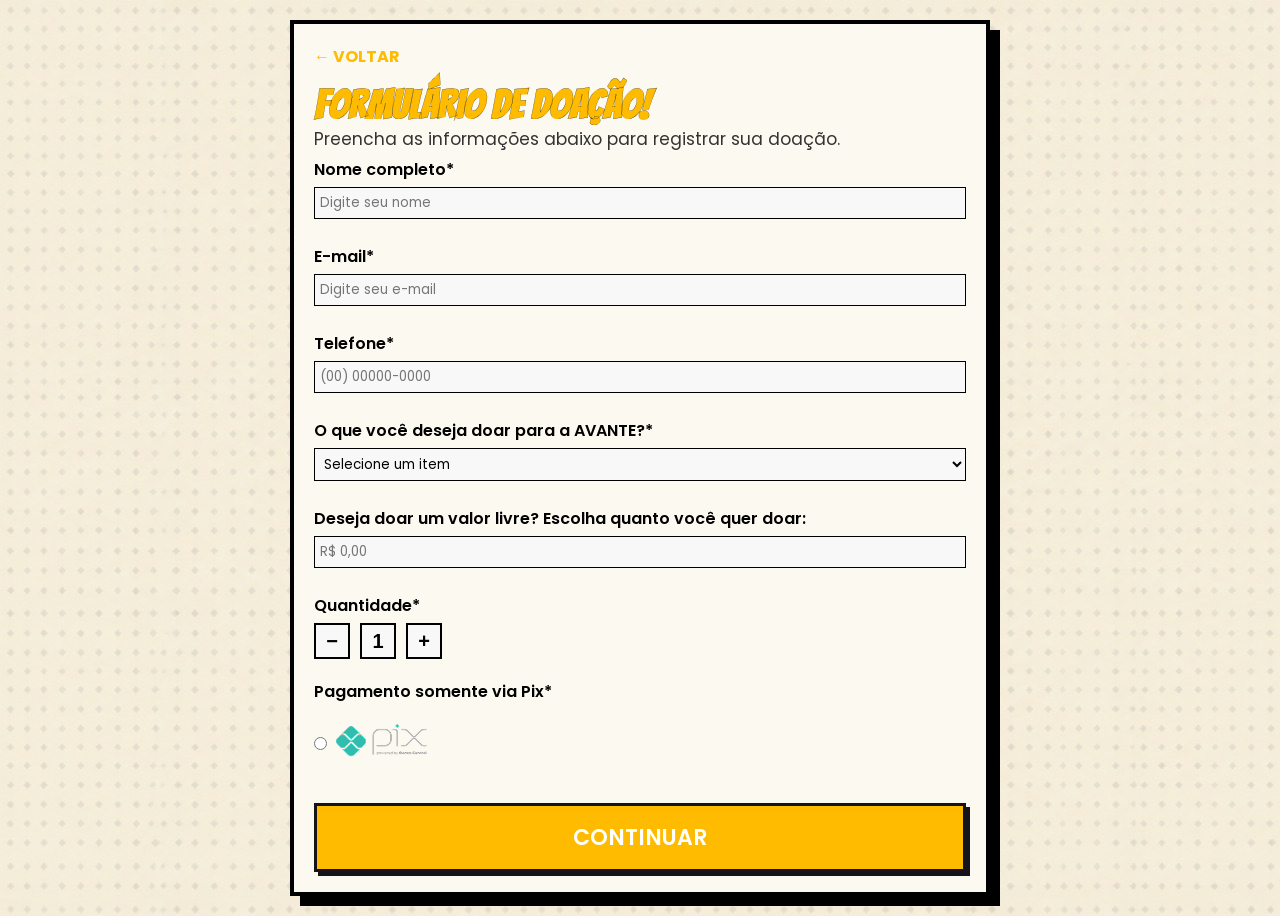
<file: presente.html>
<!doctype html>
<html lang="pt-br">
  <head>
    <meta charset="UTF-8" />
    <meta name="viewport" content="width=device-width, initial-scale=1.0" />
    <title>Doar</title>
    <link rel="stylesheet" href="doar.css" />
    <link rel="preconnect" href="https://fonts.googleapis.com" />
    <link rel="preconnect" href="https://fonts.gstatic.com" crossorigin />
    <link
      href="https://fonts.googleapis.com/css2?family=Bangers&family=Bebas+Neue&family=Inter:ital,opsz,wght@0,14..32,100..900;1,14..32,100..900&family=Luckiest+Guy&family=Montserrat:ital,wght@0,100..900;1,100..900&family=Oswald:wght@200..700&family=Poppins:ital,wght@0,100;0,200;0,300;0,400;0,500;0,600;0,700;0,800;0,900;1,100;1,200;1,300;1,400;1,500;1,600;1,700;1,800;1,900&family=Roboto:ital,wght@0,100..900;1,100..900&family=SN+Pro:ital,wght@0,200..900;1,200..900&display=swap"
      rel="stylesheet"
    />
    <link rel="icon" type="image/png" href="img/AVANTE-Icon.png" />
  </head>

  <body>
    <!-- ETAPA 3: FORMULÁRIO DE COMPRA -->
    <div class="formulario">
      <div class="text-etapa">
        <button type="button" class="btn-voltarAmarelo" id="btnVoltarInicio">
          ← VOLTAR
        </button>
      </div>

      <h2 class="form-compra">FORMULÁRIO DE DOAÇÃO!</h2>
      <p class="descricao-modal">
        Preencha as informações abaixo para registrar sua doação.
      </p>

      <form id="formDoacao">
        <div class="campo">
          <label for="nomeCompra">Nome completo*</label>
          <input
            type="text"
            id="nomeDoacao"
            placeholder="Digite seu nome"
            required
          />
        </div>

        <div class="campo">
          <label for="emailCompra">E-mail*</label>
          <input
            type="email"
            id="emailDoacao"
            placeholder="Digite seu e-mail"
            required
          />
        </div>

        <div class="campo">
          <label for="telefone">Telefone*</label>
          <input
            type="tel"
            id="telefoneDoacao"
            placeholder="(00) 00000-0000"
            maxlength="15"
            oninput="mascaraTelefone(this)"
            required
          />
        </div>

        <div class="campo">
          <label for="tipoDoacao">O que você deseja doar para a AVANTE?*</label>
          <select id="tipoDoacao" required>
            <option value="" disabled selected>Selecione um item</option>
            <option value="cubo-magico">🎲 CUBO MÁGICO R$15,00</option>
            <option value="ursinho">🧸 URSINHO R$20,00</option>
            <option value="carrinho">🚗 CARRINHO R$25,00</option>
            <option value="bola-futebol">⚽ BOLA FUTEBOL R$30,00</option>
            <option value="bola-volei">🏐 BOLA VÔLEI R$30,00</option>
            <option value="bola-basquete">🏀 BOLA BASQUETE R$30,00</option>
            <option value="quebra-cabeca">🧩 QUEBRA-CABEÇA R$40,00</option>
            <option value="boneca">🪆 BONECA R$50,00</option>
            <option value="banco-imobiliario">
              🎩 BANCO IMOBILIÁRIO R$100,00
            </option>
            <option value="laptop">💻 LAPTOP R$150,00</option>
            <option value="carrinho-controle-remoto">
              🚙 CARRINHO CONTROLE REMOTO R$180,00
            </option>
            <option value="bicicleta">🚲 BICICLETA R$300,00</option>
            <option value="outro">OUTRO VALOR</option>
          </select>
        </div>

        <div class="campo">
          <label
            >Deseja doar um valor livre? Escolha quanto você quer doar:</label
          >
          <input type="text" id="valorDoacao" placeholder="R$ 0,00" />
        </div>

        <div class="campo">
          <label>Quantidade*</label>
          <div class="stepper">
            <button type="button" class="stepper-btn" id="qtdMenos">−</button>
            <input type="text" id="qtdValor" value="1" readonly />
            <button type="button" class="stepper-btn" id="qtdMais">+</button>
          </div>
        </div>

        <div class="campo">
          <label>Pagamento somente via Pix*</label>
          <div class="estado-opcoes">
            <label class="estado-opcao">
              <input type="radio" name="estadoProduto" value="novo" required />
              <img src="img/pix.png" alt="" />
            </label>
          </div>
        </div>

        <button type="submit" class="btn-etapaAmarelo" id="btnContinuarDoacao">
          CONTINUAR
        </button>
      </form>
    </div>

    <!-- ETAPA 3: FORMULÁRIO DE CONFIRMAÇÃO -->
    <div class="etapa" id="etapaConfirmacaoCompra">
      <div class="confirmacao-form" id="confirmacaoFormCompra">
        <div class="text-etapa">
          <button type="button" class="btn-voltarAmarelo" id="btnVoltarForm">
            ← VOLTAR
          </button>
        </div>

        <h2 class="form-compra">FORMULÁRIO DE DOAÇÃO!</h2>
        <p class="descricao-modal">Realize o pagamento:</p>

        <div class="qrcode">
          <img src="img/qrcode.jpeg" alt="qrcode" />
          <p>Qr Code para pagamento PIX</p>
        </div>

        <button type="button" class="btn-etapaAmarelo" id="btnConfirmarCompra">
          CONFIRMAR PAGAMENTO
        </button>
      </div>

      <!-- MENSAGEM FINAL: exibida no lugar do formulário acima, dentro desta mesma última etapa -->
      <div class="confirmacao-obrigado" id="confirmacaoObrigadoCompra">
        <h2 class="form-compra texto-centralizado">OBRIGADO PELA DOAÇÃO!</h2>

        <div class="icone-sucessoAmarelo">
          <svg viewBox="0 0 24 24" width="70" height="70">
            <polyline
              points="4,13 10,19 20,6"
              fill="none"
              stroke="#fff"
              stroke-width="3"
              stroke-linecap="round"
              stroke-linejoin="round"
            />
          </svg>
        </div>
      </div>
    </div>

    <script>
      // MAIS E MENOS
      const btnQtdMenos = document.getElementById("qtdMenos");
      const btnQtdMais = document.getElementById("qtdMais");
      const inputQtd = document.getElementById("qtdValor");

      const QTD_MINIMA = 1;
      const QTD_MAXIMA = 100;

      btnQtdMenos.addEventListener("click", () => {
        let valor = parseInt(inputQtd.value, 10) || QTD_MINIMA;
        valor = Math.max(valor - 1, QTD_MINIMA);
        inputQtd.value = valor;
      });

      btnQtdMais.addEventListener("click", () => {
        let valor = parseInt(inputQtd.value, 10) || QTD_MINIMA;
        valor = Math.min(valor + 1, QTD_MAXIMA);
        inputQtd.value = valor;
      });

      // TELEFONE

      function mascaraTelefone(campo) {
        let valor = campo.value.replace(/\D/g, "");

        if (valor.length > 11) {
          valor = valor.substring(0, 11);
        }

        if (valor.length <= 2) {
          campo.value = "(" + valor;
        } else if (valor.length <= 7) {
          campo.value = "(" + valor.substring(0, 2) + ") " + valor.substring(2);
        } else {
          campo.value =
            "(" +
            valor.substring(0, 2) +
            ") " +
            valor.substring(2, 7) +
            "-" +
            valor.substring(7, 11);
        }
      }
      document.addEventListener("DOMContentLoaded", () => {
        // ETAPAS
        const formulario = document.querySelector(".formulario");
        const etapaConfirmacao = document.getElementById(
          "etapaConfirmacaoCompra",
        );

        // SUB-TELAS
        const confirmacaoForm = document.getElementById(
          "confirmacaoFormCompra",
        );
        const confirmacaoObrigado = document.getElementById(
          "confirmacaoObrigadoCompra",
        );

        // FORM E BOTÕES
        const formDoacao = document.getElementById("formDoacao");
        const btnConfirmarDoacao =
          document.getElementById("btnConfirmarCompra");
        const btnVoltarInicio = document.getElementById("btnVoltarInicio");
        const btnVoltarForm = document.getElementById("btnVoltarForm");

        etapaConfirmacao.style.display = "none";

        // ETAPA 1 -> ETAPA 2
        formDoacao.addEventListener("submit", (event) => {
          event.preventDefault();

          formulario.style.display = "none";
          etapaConfirmacao.style.display = "block";

          confirmacaoForm.style.display = "flex";
          confirmacaoObrigado.classList.remove("ativa");

          window.scrollTo({ top: 0, behavior: "smooth" });
        });

        // ETAPA 2 -> OBRIGADO
        btnConfirmarDoacao.addEventListener("click", () => {
          confirmacaoForm.style.display = "none";
          confirmacaoObrigado.classList.add("ativa");
          window.setTimeout(() => {
            window.location.href = "doar.html";
          }, 5000);
        });

        // VOLTAR PARA O INÍCIO
        btnVoltarInicio.addEventListener("click", () => {
          window.location.href = "doar.html";
        });

        // VOLTAR DA CONFIRMAÇÃO PARA O FORMULÁRIO
        btnVoltarForm.addEventListener("click", () => {
          etapaConfirmacao.style.display = "none";
          formulario.style.display = "flex";
          window.scrollTo({ top: 0, behavior: "smooth" });
        });
      });
    </script>
  </body>
</html>
</file>
<file: style.css>
* {
  padding: 0;
  margin: 0;
  box-sizing: border-box;
}

body {
  background-image: url("img/Fundo.jpeg");
}

header {
  position: sticky;
  background: #f2eddb;
  border-bottom: 3px solid #111;
  display: flex;
  justify-content: space-between;
  align-items: center;
  padding: 30px;
  z-index: 1000;
  top: 0;
  left: 0;
  width: 100%;
  margin: 0 auto;

  nav {
    display: flex;
    gap: 80px;

    a {
      font-family: "Luckiest Guy", cursive;
      text-decoration: none;
      color: black;
      transition: width 0.25s ease;
      font-size: 20px;

      &:hover {
        text-decoration: underline #e3272b 2px;
        text-underline-offset: 6px;
        color: #e3272b;
      }
    }
  }

  button {
    background: #c80004;
    color: white;
    border: 3px solid #14141a;
    box-shadow: 4px 4px 0 #14141a;
    padding: 15px 30px;
    font-family: "Bangers", system-ui;
    font-size: 20px;
    cursor: pointer;
    transition:
      transform 0.2s ease,
      box-shadow 0.2s ease;

    &:hover {
      transform: translate(4px, 4px);
      box-shadow: 0 0 0 #14141a;
    }
  }
}

header::after {
  content: "";
  position: absolute;
  left: 0;
  right: 0;
  bottom: 0;
  height: 8px;
  background: repeating-linear-gradient(to right,
      #111 0 2px,
      transparent 2px 12px);
}

.selected {
  color: #e3272b;
}

/* MENU HAMBÚRGUER + PAINEL LATERAL */

header .hamburger,
header .menu-overlay,
header nav .fechar-menu,
header nav .btn-menu-doar {
  display: none;
}

@media (max-width: 1000px) {
  header>button {
    display: none;
  }

  header .hamburger {
    display: flex;
    flex-direction: column;
    justify-content: center;
    align-items: center;
    gap: 6px;
    width: 50px;
    height: 50px;
    padding: 0;
    border: 3px solid #14141a;
    box-shadow: 4px 4px 0 #14141a;
    cursor: pointer;

    span {
      display: block;
      width: 24px;
      height: 3px;
      background: #14141a;
    }
  }

  header .menu-overlay {
    display: block;
    position: fixed;
    inset: 0;
    background: rgba(0, 0, 0, 0.5);
    visibility: hidden;
    z-index: 1;
  }

  header .menu-overlay.aberto {
    opacity: 1;
    visibility: visible;
  }

  header nav {
    position: fixed;
    top: 0;
    right: 0;
    height: 100vh;
    width: 50%;
    flex-direction: column;
    justify-content: center;
    align-items: center;
    gap: 25px;
    padding: 20px;
    background: #f2eddb;
    border-left: 3px solid #111;
    transform: translateX(100%);
    visibility: hidden;
    transition:
      transform 0.35s ease,
      visibility 0.35s ease;
    z-index: 2;

    a {
      font-size: 22px;
      text-align: center;
    }
  }

  header nav.aberto {
    transform: translateX(0);
    visibility: visible;
  }

  header nav .fechar-menu {
    display: flex;
    align-items: center;
    justify-content: center;
    position: absolute;
    top: 20px;
    right: 20px;
    width: 40px;
    height: 40px;
    padding: 0;
    background: transparent;
    color: black;
    border: none;
    box-shadow: none;
    font-family: "Poppins", sans-serif;
    font-size: 40px;
    cursor: pointer;
  }

  header nav .fechar-menu:hover {
    transform: none;
    box-shadow: none;
  }

  header nav .btn-menu-doar {
    display: block;
    position: static;
    width: auto;
    margin-top: 15px;
    padding: 12px 24px;
    font-size: 20px;
  }
}

.alert {
  width: 100%;
  border-right: 2px solid #000;
  border-bottom: 2px solid #000;
  border-left: 2px solid #000;
  background-color: white;
  color: #d33737;
  font-family: "Poppins", sans-serif;
  font-weight: 500;
  overflow: hidden;
  white-space: nowrap;
}

.alert-itens {
  display: flex;
  width: max-content;
  animation: passar 20s linear infinite;
}

.alert-content {
  display: flex;

  span {
    padding-right: 40px;
  }
}

@keyframes passar {
  from {
    transform: translateX(0);
  }

  to {
    transform: translateX(-50%);
  }
}

.menu-link::after {
  content: "";
  position: absolute;
  left: 0;
  bottom: -7px;
  width: 0;
  height: 4px;
  background: #e3272b;
  border: 1px solid #000;
  box-shadow: 2px 2px 0 #000;
  transition: width 0.25s ease;
}

.hero {
  background-image:
    linear-gradient(to right, #d33737bf 0%, #d3373773 90%),
    url("img/Fundo-Homem-Aranha.png");
  background-size: cover;
  background-position: center;
  background-color: #d33737;
  display: flex;
  align-items: center;
  justify-content: space-between;
  width: 100%;
  height: 550px;

  @media (max-width: 1000px) {
    height: 450px;
    justify-content: center;
    text-align: center;
    align-items: center;

    .polaroid {
      display: none;
    }
  }
}

.hero-texts {
  padding: 100px;

  h1 {
    font-family: "Bangers", system-ui;
    -webkit-text-stroke-width: 0.3px;
    -webkit-text-stroke-color: #1f3e8c;
    color: white;
    font-size: 60px;
  }

  p {
    font-size: 20px;
    font-family: "Poppins", sans-serif;
    max-width: 600px;
    margin-top: 40px;
    color: white;
  }

  @media (max-width: 900px) {
    width: 100%;
    flex-wrap: wrap;
    display: flex;
    width: 100%;
    flex-direction: column;
    justify-content: center;
    align-items: center;
  }

  @media (max-width: 570px) {
    padding: 25px 15px;

    h1 {
      font-size: 36px;
    }

    p {
      font-size: 13px;
    }
  }
}

.polaroid {
  -webkit-animation: roll-in-blurred-top 0.6s cubic-bezier(0.23, 1, 0.32, 1) both;
  animation: roll-in-blurred-top 1.2s cubic-bezier(0.23, 1, 0.32, 1) both;

  img {
    width: 65%;
  }
}

@-webkit-keyframes roll-in-blurred-top {
  0% {
    -webkit-transform: translateY(-800px) rotate(-720deg);
    transform: translateY(-800px) rotate(-720deg);
    -webkit-filter: blur(50px);
    filter: blur(50px);
    opacity: 0;
  }

  100% {
    -webkit-transform: translateY(0) rotate(0deg);
    transform: translateY(0) rotate(0deg);
    -webkit-filter: blur(0);
    filter: blur(0);
    opacity: 1;
  }
}

@keyframes roll-in-blurred-top {
  0% {
    -webkit-transform: translateY(-800px) rotate(-720deg);
    transform: translateY(-800px) rotate(-720deg);
    -webkit-filter: blur(50px);
    filter: blur(50px);
    opacity: 0;
  }

  100% {
    -webkit-transform: translateY(0) rotate(0deg);
    transform: translateY(0) rotate(0deg);
    -webkit-filter: blur(0);
    filter: blur(0);
    opacity: 1;
  }
}

.todo {
  margin: 0 auto;
  background: #c80004;
  border: 3px solid #14141a;
  box-shadow: 4px 4px 0 #14141a;
  -webkit-text-stroke-width: 0.3px;
  -webkit-text-stroke-color: black;
  color: white;
  padding: 10px;
  width: 1000px;
  text-align: center;
  font-family: "Bangers", system-ui;
  font-size: 25px;
  margin-top: -30px;

  @media (max-width: 1000px) {
    width: 90%;
    font-size: 20px;
    -webkit-text-stroke-width: 0.1px;
  }
}

.herois {
  display: flex;
  margin-top: 45px;
  justify-content: center;
  align-items: center;

  h2 {
    font-family: "Bangers", system-ui;
    font-size: 45px;
    color: #c80004;
    -webkit-text-stroke-width: 0.1px;
    -webkit-text-stroke-color: black;
  }

  @media (max-width: 900px) {
    text-align: center;
  }
}

.cards {
  display: flex;
  justify-content: center;
  gap: 40px;
  margin-top: 40px;

  @media (max-width: 900px) {
    width: 100%;
    flex-direction: column;
    align-items: center;
    gap: 30px;
    padding: 0 20px;
  }
}

.card {
  width: 320px;
  height: 220px;
  perspective: 1000px;
}

.card-inner {
  position: relative;
  width: 100%;
  height: 100%;
  transition: transform 0.6s;
  transform-style: preserve-3d;
}

.card:hover .card-inner {
  transform: rotateY(180deg);
}

.card-front,
.card-back {
  position: absolute;
  width: 100%;
  height: 100%;
  box-sizing: border-box;
  backface-visibility: hidden;
}

.card-front {
  background-color: #2b58c4;
  border: 3px solid black;
  box-shadow: 7px 7px 0 black;
  padding: 10px;

  @media (max-width: 900px) {
    height: auto;
  }
}

.titulo {
  display: flex;
  justify-content: space-between;
  align-items: center;
}

.titulo .img {
  width: 80px;
  height: 65px;
}

.titulo .img2 {
  width: 100px;
  height: 78px;
}

.card-front h2 {
  font-family: "Bangers", system-ui;
  font-size: 30px;
  font-weight: 800;
  color: white;
  -webkit-text-stroke-width: 0.2px;
  -webkit-text-stroke-color: black;
}

.card-front p {
  font-family: "Poppins", sans-serif;
  font-size: 15px;
  color: white;
  margin-top: 10px;
}

.card-back {
  background-color: white;
  border: 3px solid black;
  box-shadow: 7px 7px 0 black;
  transform: rotateY(180deg);
  display: flex;
  align-items: center;
  justify-content: center;
  overflow: hidden;
}

.card-back {
  background-image: url("img/teia_branca_transparente.png");
  background-size: cover;
  background-position: center;
  background-repeat: no-repeat;
  background-color: #1f3e8c;
}

.vermelhos {
  display: flex;
  justify-content: center;
  text-align: center;
  gap: 40px;
  margin-top: 100px;

  @media (max-width: 900px) {
    width: 100%;
    flex-direction: column;
    align-items: center;
    gap: 30px;
    padding: 0 20px;
  }
}

.vermelho {
  width: 320px;
  height: 220px;
  perspective: 1000px;
}

.vermelho-inner {
  position: relative;
  width: 100%;
  height: 100%;
  transition: transform 0.6s;
  transform-style: preserve-3d;
}

.vermelho:hover .vermelho-inner {
  transform: rotateY(180deg);
}

.vermelho-front,
.vermelho-back {
  position: absolute;
  width: 100%;
  height: 100%;
  box-sizing: border-box;
  backface-visibility: hidden;
}

.vermelho-front {
  position: absolute;
  background-color: #c80004;
  border: 3px solid black;
  box-shadow: 7px 7px 0 black;
  padding: 10px;
}

.vermelho-front h2 {
  font-family: "Bangers", system-ui;
  font-size: 28px;
  font-weight: 800;
  color: white;
  -webkit-text-stroke-width: 0.2px;
  -webkit-text-stroke-color: black;
  margin-top: 30px;
}

.vermelho-front p {
  font-family: "Poppins", sans-serif;
  font-size: 18px;
  max-width: 100%;
  margin-top: 10px;
  color: white;
}

.vermelho-front>img {
  position: absolute;
  left: 0;
  bottom: 0;
  width: 95px;
}

.vermelho-back {
  background-color: white;
  border: 3px solid black;
  box-shadow: 7px 7px 0 black;
  transform: rotateY(180deg);
  display: flex;
  align-items: center;
  justify-content: center;
  overflow: hidden;
}

.vermelho-back {
  background-image: url("img/teia_branca_transparente.png");
  background-size: cover;
  background-position: center;
  background-repeat: no-repeat;
  background-color: #a10003;
}

.nossa {
  display: flex;
  justify-content: center;
  align-items: center;
  flex-direction: column;
  background-color: #ffbb00;
  margin-top: 90px;
  border: 3px solid black;
  padding: 10px;

  h2 {
    font-family: "Luckiest Guy", cursive;
    font-size: 40px;
    font-weight: 800;
    margin-top: 45px;
  }

  h3 {
    font-family: "Bangers", system-ui;
    font-size: 40px;
    color: white;
    margin-top: 20px;
    margin-bottom: 30px;
    -webkit-text-stroke-width: 0.2px;
    -webkit-text-stroke-color: black;
  }
}

.impactos {
  display: flex;
  justify-content: center;
  align-items: center;
  gap: 30px;
  flex-direction: column;
  margin-top: 90px;
  background-color: #2b58c4;
  border: 3px solid black;
  padding: 10px;

  h2 {
    margin-top: 40px;
    color: white;
    font-family: "Bangers", system-ui;
    -webkit-text-stroke-width: 0.2px;
    -webkit-text-stroke-color: black;
    font-size: 40px;
    font-weight: 900px;
  }

  .impacto {
    display: flex;
    gap: 40px;
    justify-content: center;
    align-items: center;
    text-align: center;

    @media (max-width: 1050px) {
      flex-wrap: wrap;
    }

    .card1 {
      display: flex;
      align-items: center;
      justify-content: center;
      flex-direction: column;
      background-image: url(img/Fundo-amarelo.jpeg);
      background-size: cover;
      background-position: center;
      background-repeat: no-repeat;
      width: 320px;
      height: 220px;
      border: 3px solid black;
      box-shadow: 7px 7px 0 black;
      padding: 10px;
      margin-bottom: 50px;

      h1 {
        margin-top: 30px;
        margin-bottom: 10px;
        font-family: "Bangers", system-ui;
        color: #c80004;
        font-size: 42px;
      }

      p {
        font-family: "Poppins", sans-serif;
        font-weight: 600;
      }
    }
  }
}

footer {
  background-color: black;
  color: white;
  display: flex;
  justify-content: space-around;
  align-items: flex-start;
  width: 100%;
  height: 325px;
  padding: 50px 40px 30px;
  margin-top: 120px;

  h3 {
    margin: 0 0 15px 0;
  }

  p {
    margin: 0;
  }
}

.logo {
  display: flex;
  flex-direction: column;
  margin: 0;
  width: 250px;

  img {
    width: 180px;
    margin-bottom: 20px;
  }

  p {
    font-family: "Poppins", sans-serif;
    font-size: 16px;
  }
}

.nav-footer {
  display: flex;
  flex-direction: column;
  gap: 10px;
  margin: 0;

  h3 {
    font-family: "Bangers", system-ui;
    color: #ffbb00;
    font-size: 30px;
    font-weight: 200;
  }

  a {
    color: white;
    text-decoration: none;
    cursor: pointer;
    font-family: "Poppins", sans-serif;
    font-size: 18px;

    &:hover {
      color: #ffbb00;
      text-decoration: underline;
    }
  }
}

.cont {
  display: flex;
  flex-direction: column;
  gap: 10px;
  margin: 0;

  h3 {
    font-family: "Bangers", system-ui;
    color: #ffbb00;
    font-size: 30px;
    font-weight: 200;
  }
}

.link {
  display: flex;
  align-items: center;
  gap: 12px;

  p {
    margin: 0;
    font-family: "Poppins", sans-serif;
    font-size: 16px;
  }
}

.Telefone {
  cursor: default;

  img {
    width: 25px;
    height: 25px;
    object-fit: contain;
  }

  &:hover {
    color: #ffbb00;
  }
}

.E-mail {
  a {
    text-decoration: none;
    color: white;
    font-family: "Poppins", sans-serif;
    font-size: 16px;
  }

  img {
    width: 30px;
    height: 20px;
    object-fit: contain;
  }

  &:hover {
    a {
      color: #ffbb00;
    }
  }
}

.infos {
  display: flex;
  flex-direction: column;
  gap: 10px;
  margin: 0;

  h3 {
    font-family: "Bangers", system-ui;
    color: #ffbb00;
    font-size: 30px;
    font-weight: 200;
  }

  a {
    color: white;
    text-decoration: none;
    cursor: default;
    font-family: "Poppins", sans-serif;
    font-size: 18px;

    &:hover {
      color: #ffbb00;
      text-decoration: underline;
    }
  }
}

.grandes {
  background-color: black;
  text-align: center;
  border-top: 1px solid white;
  padding: 25px 20px;
  width: 100%;

  h2 {
    font-family: "Bangers", system-ui;
    color: #ffbb00;
    font-size: 30px;
    font-weight: 200;
    margin-bottom: 20px;
  }

  p {
    font-family: "Poppins", sans-serif;
    color: #b9b9b9;
    margin: 0;
    font-size: 18px;
  }
}

/* FOOTER REPSONSIVO */
@media (max-width: 900px) {
  footer {
    height: auto;
    min-height: 325px;
    padding: 50px 30px 40px;
    gap: 40px;
    flex-wrap: wrap;
    justify-content: space-between;
  }

  .nav-footer,
  .cont,
  .infos {
    width: 45%;
  }
}

@media (max-width: 600px) {
  footer {
    flex-direction: column;
    padding: 45px 25px 35px;
    gap: 40px;
    margin-top: 80px;
  }

  .logo img {
    width: 160px;
  }

  .nav-footer,
  .cont,
  .infos {
    gap: 8px;
  }

  .nav-footer h3,
  .cont h3,
  .infos h3 {
    font-size: 27px;
    margin-bottom: 8px;
  }

  .link p {
    font-size: 14px;
  }

  .grandes {
    padding: 20px 15px;

    h2 {
      font-size: 26px;
      margin-bottom: 15px;
    }

    p {
      font-size: 14px;
      line-height: 1.5;
    }
  }
}

@media (max-width: 400px) {
  footer {
    padding: 40px 20px 30px;
    gap: 35px;
  }

  .logo img {
    width: 140px;
  }

  .nav-footer h3,
  .cont h3,
  .infos h3 {
    font-size: 24px;
  }

  .nav-footer a,
  .infos a,
  .link p {
    font-size: 14px;
  }

  .grandes h2 {
    font-size: 23px;
  }

  .grandes p {
    font-size: 13px;
  }
}

/* Responsividade de 900px */

@media (max-width: 900px) {
  .aviso {
    margin: 0 auto;
    background: #c80004;
    border: 3px solid #14141a;
    box-shadow: 4px 4px 0 #14141a;
    -webkit-text-stroke-width: 0.3px;
    -webkit-text-stroke-color: black;
    color: white;
    padding: 10px;
    width: 800px;
    text-align: center;
    font-family: "Bangers", system-ui;
    font-size: 25px;
    margin-top: -30px;
  }

  .herois {
    padding: 0 30px;

    h1 {
      font-size: 38px;
      text-align: center;
    }
  }

  .nossa {
    text-align: center;
    padding: 20px 30px;

    h2 {
      font-size: 36px;
    }

    h3 {
      font-size: 28px;
    }
  }

  .impactos {
    max-width: 100%;

    h2 {
      font-size: 36px;
      text-align: center;
    }

    .impacto {
      width: 100%;
      flex-direction: column;
      gap: 30px;

      .card1 {
        width: 280px;
        max-width: 100%;
      }
    }
  }
}

/* Responsividade de 600px */

@media (max-width: 600px) {

  .hero {
    height: 400px;
  }

  /* .hero-texts {
    padding: 30px 20px;

    h1 {
      font-size: 42px;
    }

    p {
      font-size: 14px;
      margin-top: 20px;
      color: white;
    }

    p br {
      display: none;
    }
  } */

  .aviso {
    max-width: 90%;
    font-size: 11px;
  }

  .herois {
    margin-top: 35px;
    padding: 0 20px;

    h1 {
      font-size: 30px;
    }
  }

  .cards {
    flex-direction: column;
    align-items: center;
    gap: 30px;
    padding: 0 20px;
  }

  .card {
    width: min(320px, 90vw);
  }

  .vermelhos {
    flex-direction: column;
    align-items: center;
    gap: 30px;
    padding: 0 20px;
    margin-top: 70px;
  }

  .vermelho {
    width: min(320px, 90vw);
  }

  .nossa {
    margin-top: 70px;
    padding: 20px;

    h2 {
      font-size: 32px;
      margin-top: 30px;
    }

    h3 {
      font-size: 24px;
      line-height: 1.2;
    }
  }

  .impactos {
    padding: 10px;

    h2 {
      font-size: 30px;
    }

    .impacto {
      flex-direction: column;
      gap: 30px;

      .card1 {
        width: min(300px, 85vw);
      }
    }
  }
}

/* Resposividade de 400px */
@media (max-width: 400px) {

  html,
  body {
    width: 100%;
    max-width: 100%;
    overflow-x: hidden;
  }

  .hero {
    height: 360px;
  }

  .aviso {
    max-width: 92%;
    font-size: 9px;
  }

  .herois {
    padding: 0 15px;

    h1 {
      font-size: 26px;
    }
  }

  .cards {
    flex-direction: column;
    align-items: center;
    padding: 0 15px;
    gap: 30px;
  }

  .card {
    width: min(300px, 85vw);
  }

  .vermelhos {
    flex-direction: column;
    align-items: center;
    padding: 0 15px;
    gap: 30px;
  }

  .vermelho {
    width: min(300px, 85vw);
  }

  .nossa {
    padding: 15px;

    h2 {
      font-size: 28px;
    }

    h3 {
      font-size: 21px;
    }
  }

  .impactos {
    h2 {
      font-size: 26px;
    }

    .impacto .card1 {
      width: min(280px, 85vw);
    }
  }
}

/* MODAL DOAÇÃO */

.modal-overlay {
  position: fixed;
  inset: 0;
  display: flex;
  align-items: center;
  justify-content: center;
  padding: 20px;
  background: rgba(0, 0, 0, 0.75);
  z-index: 9999;
  opacity: 0;
  visibility: hidden;
  transition:
    opacity 0.3s ease,
    visibility 0.3s ease;
}

.modal-overlay.ativo {
  opacity: 1;
  visibility: visible;
}

.modal-doacao {
  width: min(1100px, 92vw);
  max-height: 90vh;
  background: #fbf9f0;
  border: 6px solid #000;
  position: relative;
  padding: 40px;
  opacity: 0;
  transform: translateY(100vh);
  box-shadow:
    rgba(0, 0, 0, 0.4) 0px 2px 4px,
    rgba(0, 0, 0, 0.3) 0px 7px 13px -3px,
    rgba(0, 0, 0, 0.2) 0px -3px 0px inset;

  p {
    font-size: 16px;
    font-family: "Poppins", sans-serif;
    font-weight: 400;
  }

  h2 {
    color: #2b58c4;
    font-family: "Bangers", system-ui;
    font-size: 45px;
    -webkit-text-stroke-width: 0.1px;
    -webkit-text-stroke-color: black;
    margin: 0;
  }
}

.modal-overlay.ativo .modal-doacao {
  animation: entrada 0.7s cubic-bezier(0.16, 1, 0.3, 1) forwards;
}

@keyframes entrada {
  from {
    opacity: 0;
    transform: translateY(100vh);
  }

  to {
    opacity: 1;
    transform: translateY(0);
  }
}

.modal-overlay.fechando .modal-doacao {
  animation: saidaModal 0.7s ease-in forwards;
}

@keyframes saidaModal {
  from {
    opacity: 1;
    transform: translateY(0);
  }

  to {
    opacity: 0;
    transform: translateY(100vh);
  }
}

.fechar-modal {
  position: absolute;
  top: 15px;
  right: 15px;
  width: 55px;
  height: 55px;
  display: flex;
  align-items: center;
  justify-content: center;
  background: #b71c20;
  color: #fff;
  border: 4px solid #000;
  font-size: 30px;
  font-weight: bold;
  cursor: pointer;
  box-shadow: 4px 4px 0 #000;
  z-index: 10;

  span {
    transition: 0.3s;
    padding: 10px;

    &:hover {
      transform: rotate(90deg);
    }
  }
}

.escolha {
  display: flex;
  flex-direction: column;
  align-items: center;
  justify-content: center;
  width: 100%;
  text-align: center;
}

.cabecalho-missao {
  display: flex;
  flex-direction: column;
  align-items: center;
  gap: 15px;
  width: 100%;
  margin-bottom: 30px;
}

.descricao-modal {
  max-width: 800px;
  margin: 0;
  font-size: 17px;
  color: #333;
  font-family: "Poppins", sans-serif;
}

/* FORMULÁRIO */

.formulario {
  display: flex;
  flex-direction: column;
  justify-content: center;
  width: 700px;
  max-width: 92vw;
  padding: 20px;
  background-color: #fbf9f0;
  border: 4px solid #000;
  box-shadow: 10px 10px 0 #000;
  margin: 20px auto;
}

/* PRIMEIRA ETAPA */

.opcoes-doacao {
  display: flex;
  justify-content: center;
  align-items: center;
  gap: 30px;
  width: 100%;
}

.card-doacao {
  display: flex;
  justify-content: center;
  flex-direction: column;
  padding: 30px;
  width: 50%;
  height: 300px;
  background: white;
  border: 5px solid #000;
  box-shadow: 8px 8px 0 #000;
  box-shadow: rgb(38, 57, 77) 0px 20px 30px -10px;

  h3 {
    font-family: "Bangers", system-ui;
    font-size: 35px;
    color: white;
    -webkit-text-stroke-width: 0.2px;
    -webkit-text-stroke-color: black;
  }

  p {
    margin: 0 0 20px;
    font-size: 16px;
    color: black;
    font-family: "Poppins", sans-serif;
  }

  @media (max-width: 950px) {
    width: 500px;
    height: 250px;
  }
}

.titulo-modal {
  display: flex;
  align-items: center;
  justify-content: space-between;
  gap: 15px;
}

.btn-missao {
  display: flex;
  align-items: center;
  justify-content: center;
  width: 100%;
  padding: 14px;
  border: 2px solid black;
  font-family: "Poppins", sans-serif;
  font-size: 20px;
  font-weight: bold;
  cursor: pointer;
  transition: 0.2s;
  color: #fff;
  text-decoration: none;
}

.btn-azul {
  background-color: #1f3e8c;

  &:hover {
    background-color: #151c2f;
  }
}

.btn-amarelo {
  background-color: #ffbb00;

  &:hover {
    background-color: #ffbb00;
  }
}

.frase-final {
  display: flex;
  flex-direction: column;
  align-items: center;
  gap: 15px;
  margin-top: 40px;
  margin-bottom: 30px;
  font-size: 16px;
  font-weight: 500;
  color: #000;

  img {
    width: 80px;
  }
}

/* MODAL RESPONSIVO */

@media (max-width: 950px) {
  .modal-doacao {
    width: 100%;
    overflow-y: auto;

    .descricao-modal {
      margin: 10px;
    }

    .opcoes-doacao {
      gap: 20px;
    }

    .card-doacao {
      width: 80%;
      padding: 30px;

      h3 {
        font-size: 25px;
      }

      .titulo-modal img {
        width: 60px;
        height: auto;
      }
    }

    .frase-final {
      margin: 20px;
      text-align: center;
    }

    .fechar-modal {
      top: 8px;
      right: 8px;
      width: 45px;
      height: 45px;
    }
  }

  .opcoes-doacao {
    flex-direction: column;
    gap: 30px;
  }

  .cabecalho-missao h2 {
    font-size: 40px;
    margin-top: 50px;
  }
}

@media (max-width: 550px) {
  .modal-doacao {
    width: 100%;
    height: auto;
    padding: 0;
    overflow-y: auto;
  }

  .cabecalho-missao {
    gap: 3px;
    margin-top: 20px;

    h2 {
      font-size: 35px;
    }

    img {
      width: 60px;
    }
  }

  .cabecalho-missao .descricao-modal {
    font-size: 15px;
  }

  .titulo-modal {
    align-items: center;
  }

  .card-doacao {
    height: 300px;
  }
}
</file>
<file: campanha.css>
* {
  padding: 0;
  margin: 0;
  box-sizing: border-box;
}

/* font-family: "Poppins", sans-serif;
font-family: "Bangers", system-ui;
font-family: "Luckiest Guy", cursive; */

body {
  background-image: url("img/Fundo.jpeg");
}

/* HEADER */

header {
  position: sticky;
  background: #f2eddb;
  border-bottom: 3px solid #111;
  display: flex;
  justify-content: space-between;
  align-items: center;
  padding: 30px;
  z-index: 1000;
  top: 0;
  left: 0;
  width: 100%;
  margin: 0 auto;

  nav {
    display: flex;
    gap: 80px;

    a {
      font-family: "Luckiest Guy", cursive;
      text-decoration: none;
      color: black;
      transition: width 0.25s ease;
      font-size: 20px;

      &:hover {
        text-decoration: underline #e3272b 2px;
        text-underline-offset: 6px;
        color: #e3272b;
      }
    }
  }

  button {
    background: #c80004;
    color: white;
    border: 3px solid #14141a;
    box-shadow: 4px 4px 0 #14141a;
    padding: 15px 30px;
    font-family: "Bangers", system-ui;
    font-size: 23px;
    cursor: pointer;
    -webkit-text-stroke-width: 1px;
    -webkit-text-stroke-color: black;
    transition:
      transform 0.2s ease,
      box-shadow 0.2s ease;

    &:hover {
      transform: translate(4px, 4px);
      box-shadow: 0 0 0 #14141a;
    }
  }
}

header::after {
  content: "";
  position: absolute;
  left: 0;
  right: 0;
  bottom: 0;
  height: 8px;
  background: repeating-linear-gradient(to right,
      #111 0 2px,
      transparent 2px 12px);
}

.selected {
  color: #e3272b;
}

/* MENU HAMBÚRGUER + PAINEL LATERAL */

header .hamburger,
header .menu-overlay,
header nav .fechar-menu,
header nav .btn-menu-doar {
  display: none;
}

@media (max-width: 1000px) {
  header>button {
    display: none;
  }

  /* hambúrguer à direita */
  header .hamburger {
    display: flex;
    flex-direction: column;
    justify-content: center;
    align-items: center;
    gap: 6px;
    width: 50px;
    height: 50px;
    padding: 0;
    border: 3px solid #14141a;
    box-shadow: 4px 4px 0 #14141a;

    span {
      display: block;
      width: 24px;
      height: 3px;
      background: #14141a;
    }
  }

  header .menu-overlay {
    display: block;
    position: fixed;
    inset: 0;
    background: rgba(0, 0, 0, 0.5);
    visibility: hidden;
    z-index: 1;
  }

  header .menu-overlay.aberto {
    opacity: 1;
    visibility: visible;
  }

  /* painel lateral na direita */
  header nav {
    position: fixed;
    top: 0;
    right: 0;
    height: 100vh;
    width: 50%;
    flex-direction: column;
    justify-content: center;
    align-items: center;
    gap: 25px;
    padding: 80px 20px 40px;
    background: #f2eddb;
    border-left: 3px solid #111;
    transform: translateX(100%);
    visibility: hidden;
    transition:
      transform 0.35s ease,
      visibility 0.35s ease;
    z-index: 2;

    a {
      font-size: 22px;
      text-align: center;
    }
  }

  header nav.aberto {
    transform: translateX(0);
    visibility: visible;
  }

  /* X no topo do painel */
  header nav .fechar-menu {
    display: flex;
    align-items: center;
    justify-content: center;
    position: absolute;
    top: 20px;
    right: 20px;
    width: 40px;
    height: 40px;
    padding: 0;
    background: transparent;
    color: #111;
    border: none;
    box-shadow: none;
    font-family: "Poppins", sans-serif;
    font-size: 40px;
    line-height: 1;
    cursor: pointer;
  }

  header nav .fechar-menu:hover {
    transform: none;
    box-shadow: none;
  }

  header nav .btn-menu-doar {
    display: block;
    position: static;
    width: auto;
    margin-top: 15px;
    padding: 12px 24px;
    font-size: 20px;
  }
}

.inicio {
  display: flex;
  align-items: center;
  justify-content: space-between;
  padding: 20px;
  gap: 50px;
  background: #ffbb00;
  height: 550px;

  img {
    margin-right: 60px;
  }

  @media (max-width: 1020px) {
    height: 450px;
    justify-content: center;
    text-align: center;
    align-items: center;

    img {
      display: none;
    }
  }

  button {
    background: #c80004;
    color: white;
    border: 3px solid #14141a;
    box-shadow: 4px 4px 0 #14141a;
    padding: 15px 30px;
    font-family: "Bangers", system-ui;
    font-size: 23px;
    margin-top: 20px;
    -webkit-text-stroke-width: 1px;
    -webkit-text-stroke-color: black;
    cursor: pointer;
    transition:
      transform 0.2s ease,
      box-shadow 0.2s ease;

    &:hover {
      transform: translate(4px, 4px);
      box-shadow: 0 0 0 #14141a;
    }
  }
}

.imagem-inicio {
  -webkit-animation: roll-in-blurred-bottom 1s cubic-bezier(0.23, 1, 0.32, 1) both;
  animation: roll-in-blurred-bottom 1s cubic-bezier(0.23, 1, 0.32, 1) both;
}

@-webkit-keyframes roll-in-blurred-bottom {
  0% {
    -webkit-transform: translateY(800px) rotate(720deg);
    transform: translateY(800px) rotate(720deg);
    -webkit-filter: blur(50px);
    filter: blur(50px);
    opacity: 0;
  }

  100% {
    -webkit-transform: translateY(0) rotate(0deg);
    transform: translateY(0) rotate(0deg);
    opacity: 1;
  }
}

@keyframes roll-in-blurred-bottom {
  0% {
    -webkit-transform: translateY(800px) rotate(720deg);
    transform: translateY(800px) rotate(720deg);
    -webkit-filter: blur(50px);
    filter: blur(50px);
    opacity: 0;
  }

  100% {
    -webkit-transform: translateY(0) rotate(0deg);
    transform: translateY(0) rotate(0deg);
    opacity: 1;
  }
}

.texto {
  padding: 100px;

  h1 {
    font-family: "Bangers", system-ui;
    font-size: 60px;
    font-weight: 100;
  }

  p {
    font-size: 20px;
    font-family: "Poppins", sans-serif;
    margin-top: 20px;
  }

  @media (max-width: 900px) {
    width: 100%;
    flex-wrap: wrap;
    display: flex;
    width: 100%;
    flex-direction: column;
    justify-content: center;
    align-items: center;
  }

  @media (max-width: 570px) {
    padding: 25px 15px;

    h1 {
      font-size: 36px;
    }

    p {
      font-size: 13px;
    }
  }
}

.campanhas {
  padding: 35px 26px;
}

.campanhas h2 {
  font-family: "Bangers", system-ui;
  text-align: center;
  font-size: 45px;
  font-weight: 900;
  color: white;
  -webkit-text-stroke: 0.1px black;
  margin-bottom: 40px;
}

.cards {
  display: flex;
  justify-content: center;
  gap: 45px;

  @media (max-width: 850px) {
    flex-direction: column;
    align-items: center;
    padding: 0 20px;
  }
}

.card {
  width: 650px;
  height: 300px;
  background-color: white;
  border: 2px solid black;
  box-shadow: 10px 9px 0 black;

  @media (max-width: 850px) {
    width: 100%;
    height: auto;
  }
}

.edicao {
  font-family: "Bangers", system-ui;
  height: 45px;
  display: flex;
  align-items: center;
  padding-left: 17px;
  font-size: 20px;
  border-bottom: 2px solid black;
}

.campanha-vermelha .edicao {
  background-color: #ed1c24;
}

.campanha-azul .edicao {
  background-color: #315cc4;
}

.conteudo {
  padding: 14px 10px 18px;

  img {
    width: 100%;
  }
}

.conteudo h3 {
  font-family: "Bangers", system-ui;
  font-size: 25px;
  font-weight: 200;
  margin-bottom: 10px;
}

.conteudo p {
  font-family: "Poppins", sans-serif;
  font-size: 18px;
  line-height: 1.35;
  font-weight: 600;
  margin-bottom: 14px;
}

.progresso-texto {
  font-family: "Poppins", sans-serif;
  display: flex;
  justify-content: space-between;
  font-size: 12px;
  margin-bottom: 5px;
}

.barra {
  width: 100%;
  height: 10px;
  border: 2px solid black;
  background-color: #f3dddd;
  margin-bottom: 12px;
}

.progresso {
  height: 100%;
}

.vermelho {
  width: 67%;
  background-color: #d9252a;
}

.azul {
  width: 0%;
  background-color: #315cc4;
}

.botao {
  font-family: "Bangers", system-ui;
  display: inline-block;
  padding: 15px 25px;
  color: white;
  text-decoration: none;
  font-size: 20px;
  border: 2px solid black;
  box-shadow: 4px 4px 0 black;
  -webkit-text-stroke: 0.5px black;
  transition:
    transform 0.2s ease,
    box-shadow 0.2s ease;
}

.vermelho-btn {
  background-color: #ed1c24;
  margin-top: 15px;
}

.azul-btn {
  background-color: #315cc4;
  margin-top: 15px;
}

.botao:hover {
  transform: translate(2px, 2px);
  box-shadow: 2px 2px 0 black;
}

.linha {
  margin: 0 auto;
  margin-top: 50px;
  border: 1.5px solid black;
  width: 90%;
  background-image: black;
}

.placar {
  img {
    width: 375px;
    margin-bottom: 20px;
  }

  flex-direction: column;
  display: flex;
  justify-content: center;
  margin-top: 50px;
  align-items: center;

  p {
    font-family: "Poppins", sans-serif;
    font-size: 17px;
    margin-top: 7px;
  }

  h3 {
    font-family: "Poppins", sans-serif;
    font-size: 17px;
  }
}

.alert {
  width: 100%;
  border-right: 2px solid #000;
  border-bottom: 2px solid #000;
  border-left: 2px solid #000;
  background-color: white;
  color: #ffbb00;
  font-family: "Poppins", sans-serif;
  font-weight: 500;
  overflow: hidden;
  white-space: nowrap;
}

.alert-itens {
  display: flex;
  width: max-content;
  animation: passar 20s linear infinite;
}

.alert-content {
  display: flex;

  span {
    padding-right: 40px;
  }
}

@keyframes passar {
  from {
    transform: translateX(0);
  }

  to {
    transform: translateX(-50%);
  }
}

/* RANKING DOS HERÓIS */

.ranking {
  display: flex;
  justify-content: center;
  align-items: flex-end;
  gap: 25px;
  margin-top: 70px;
  padding-bottom: 40px;

  @media (max-width: 800px) {
    display: flex;
    flex-direction: column;
    align-items: center;
    gap: 80px;
  }
}

.ranking-card {
  width: 300px;
  border: 3px solid #111;
  box-shadow: 8px 8px 0 #111;
  text-align: center;
  position: relative;
  padding-bottom: 8px;
  padding-top: 14px;
  display: flex;
  flex-direction: column;
  justify-content: space-between;
}

.segundo {
  background-color: #315cc4;
  height: 320px;
}

.primeiro {
  background-color: #ffdb4d;
  height: 380px;
}

.terceiro {
  background-color: #ed252d;
  height: 300px;
}

.ranking-card .perfil {
  width: 135px;
  border-radius: 50%;
  overflow: hidden;
  margin: 0 auto;
}

.ranking-card .perfil img {
  width: 100%;
  height: 100%;
  object-fit: cover;
}

.ranking-card h2 {
  font-family: "Bangers", system-ui;
  font-size: 35px;
  color: white;
  -webkit-text-stroke: 0.2px black;
  margin-top: 7px;
}

.ranking-card h3 {
  font-family: "Poppins", sans-serif;
  font-size: 20px;
  color: white;
  -webkit-text-stroke: 0.5px black;
  margin-top: 3px;
}

.ranking-card p {
  font-family: "Poppins", sans-serif;
  font-size: 11px;
  font-weight: 600;
  margin-top: 25px;

  display: flex;
  justify-content: center;
  align-items: center;
  gap: 5px;
}

.ranking-card p img {
  width: 17px;
  height: 17px;
}

.coroa {
  position: absolute;
  top: -58px;
  left: 50%;
  transform: translateX(-50%);
  z-index: 5;
}

.coroa img {
  width: 75px;
  height: auto;
}

/* FOOTER */

footer {
  background-color: black;
  color: white;
  display: flex;
  justify-content: space-around;
  align-items: flex-start;
  width: 100%;
  height: 325px;
  padding: 50px 40px 30px;
  margin-top: 120px;

  h3 {
    margin: 0 0 15px 0;
  }

  p {
    margin: 0;
  }
}

.logo {
  display: flex;
  flex-direction: column;
  margin: 0;
  width: 250px;

  img {
    width: 180px;
    margin-bottom: 20px;
  }

  p {
    font-family: "Poppins", sans-serif;
    font-size: 16px;
  }
}

.nav-footer {
  display: flex;
  flex-direction: column;
  gap: 10px;
  margin: 0;

  h3 {
    font-family: "Bangers", system-ui;
    color: #ffbb00;
    font-size: 30px;
    font-weight: 200;
  }

  a {
    color: white;
    text-decoration: none;
    cursor: pointer;
    font-family: "Poppins", sans-serif;
    font-size: 18px;

    &:hover {
      color: #ffbb00;
      text-decoration: underline;
    }
  }
}

.cont {
  display: flex;
  flex-direction: column;
  gap: 10px;
  margin: 0;

  h3 {
    font-family: "Bangers", system-ui;
    color: #ffbb00;
    font-size: 30px;
    font-weight: 200;
  }
}

.link {
  display: flex;
  align-items: center;
  gap: 12px;

  p {
    margin: 0;
    font-family: "Poppins", sans-serif;
    font-size: 16px;
  }
}

.Telefone {
  cursor: default;

  img {
    width: 25px;
    height: 25px;
    object-fit: contain;
  }

  &:hover {
    color: #ffbb00;
  }
}

.E-mail {
  a {
    text-decoration: none;
    color: white;
    font-family: "Poppins", sans-serif;
    font-size: 16px;
  }

  img {
    width: 30px;
    height: 20px;
    object-fit: contain;
  }

  &:hover {
    a {
      color: #ffbb00;
    }
  }
}

.infos {
  display: flex;
  flex-direction: column;
  gap: 10px;
  margin: 0;

  h3 {
    font-family: "Bangers", system-ui;
    color: #ffbb00;
    font-size: 30px;
    font-weight: 200;
  }

  a {
    color: white;
    text-decoration: none;
    cursor: default;
    font-family: "Poppins", sans-serif;
    font-size: 18px;

    &:hover {
      color: #ffbb00;
      text-decoration: underline;
    }
  }
}

.grandes {
  background-color: black;
  text-align: center;
  border-top: 1px solid white;
  padding: 25px 20px;
  width: 100%;

  h2 {
    font-family: "Bangers", system-ui;
    color: #ffbb00;
    font-size: 30px;
    font-weight: 200;
    margin-bottom: 20px;
  }

  p {
    font-family: "Poppins", sans-serif;
    color: #b9b9b9;
    margin: 0;
    font-size: 18px;
  }
}

/* FOOTER RESPONSIVO */

@media (max-width: 900px) {
  footer {
    height: auto;
    min-height: 325px;
    padding: 50px 30px 40px;
    gap: 40px;
    flex-wrap: wrap;
    justify-content: space-between;
  }

  .logo {
    width: 45%;
  }

  .nav-footer,
  .cont,
  .infos {
    width: 45%;
  }
}

@media (max-width: 600px) {
  footer {
    flex-direction: column;
    padding: 45px 25px 35px;
    gap: 40px;
    margin-top: 80px;
  }

  .logo img {
    width: 160px;
  }

  .nav-footer,
  .cont,
  .infos {
    gap: 8px;
  }

  .nav-footer h3,
  .cont h3,
  .infos h3 {
    font-size: 27px;
    margin-bottom: 8px;
  }

  .link p {
    font-size: 14px;
  }

  .grandes {
    padding: 20px 15px;

    h2 {
      font-size: 26px;
      margin-bottom: 15px;
    }

    p {
      font-size: 14px;
      line-height: 1.5;
    }
  }
}

@media (max-width: 400px) {
  footer {
    padding: 40px 20px 30px;
    gap: 35px;
  }

  .logo img {
    width: 140px;
  }

  .nav-footer h3,
  .cont h3,
  .infos h3 {
    font-size: 24px;
  }

  .nav-footer a,
  .infos a,
  .link p {
    font-size: 14px;
  }

  .grandes h2 {
    font-size: 23px;
  }

  .grandes p {
    font-size: 13px;
  }
}

.forca {
  margin-top: 40px;
  display: flex;
  justify-content: center;
  align-items: center;
  padding: 90px;

  background-image: url("img/Destaque-Amarelo.png");
  background-repeat: no-repeat;
  background-position: center;
  background-size: 550px;
}

.explosao {
  display: flex;
  align-items: center;
  justify-content: center;
}

.explos {
  font-family: "Bangers", system-ui;
  position: absolute;

  h3 {
    color: #192253;
    font-size: 40px;
  }

  h1 {
    color: #e21d25;
    -webkit-text-stroke: 0.2px black;
    font-size: 80px;
  }

  @media (max-width: 600px) {
    h3 {
      font-size: 30px;
    }

    h1 {
      font-size: 60px;
    }
  }
}

.explosao-imagem {
  width: 600px;

  img {
    position: relative;
  }

  @media (max-width: 600px) {
    width: 400px;
  }
}

.doar-numero {
  height: 370px;
  background-image: url("img/Bagulho azul.png");
  background-repeat: no-repeat;
  background-position: center;
  background-size: 600px;
  position: relative;
  display: flex;
  justify-content: center;

  flex-direction: column;
  align-items: center;

  >h1 {
    color: white;
    margin-top: 12px;
    font-size: 85px;
    left: 20px;
    font-family: "Bangers", system-ui;
  }
}

.doacoes {
  position: relative;
  display: flex;
  align-items: center;
  justify-content: center;
  width: 600px;
  height: 0;
  /* NOVO: não empurra o número */
  margin-top: 14px;
  left: 60px;

  h1 {
    position: relative;
    z-index: 3;
    font-weight: 400;
    font-size: 15px;
    font-family: "Poppins", sans-serif;
    white-space: nowrap;
    padding: 12px 0;
  }

  @media (max-width: 650px) {
    width: 100%;
    left: 0;
  }
}

.doar-img {
  position: absolute;
  top: 50%;
  left: 50%;
  transform: translate(-50%, -50%);
  width: 340px;
  max-width: 100%;
  z-index: 1;
}

.quebrar {
  display: flex;
  justify-content: space-around;
  align-items: center;

  @media (max-width: 1250px) {
    display: flex;
    flex-direction: column;

    .doar-numero {
      height: auto;
      background-size: contain;
      width: 100%;

    }
  }
}

/* MODAL DOAÇÃO */

.modal-overlay {
  position: fixed;
  inset: 0;
  display: flex;
  align-items: center;
  justify-content: center;
  padding: 20px;
  background: rgba(0, 0, 0, 0.75);
  z-index: 9999;
  opacity: 0;
  visibility: hidden;
  transition:
    opacity 0.3s ease,
    visibility 0.3s ease;
}

.modal-overlay.ativo {
  opacity: 1;
  visibility: visible;
}

.modal-doacao {
  width: min(1100px, 92vw);
  max-height: 90vh;
  background: #fbf9f0;
  border: 6px solid #000;
  position: relative;
  padding: 40px;
  opacity: 0;
  transform: translateY(100vh);
  box-shadow:
    rgba(0, 0, 0, 0.4) 0px 2px 4px,
    rgba(0, 0, 0, 0.3) 0px 7px 13px -3px,
    rgba(0, 0, 0, 0.2) 0px -3px 0px inset;

  p {
    font-size: 16px;
    font-family: "Poppins", sans-serif;
    font-weight: 400;
  }

  h2 {
    color: #2b58c4;
    font-family: "Bangers", system-ui;
    font-size: 45px;
    -webkit-text-stroke-width: 0.1px;
    -webkit-text-stroke-color: black;
    margin: 0;
  }
}

.modal-overlay.ativo .modal-doacao {
  animation: entrada 0.7s cubic-bezier(0.16, 1, 0.3, 1) forwards;
}

@keyframes entrada {
  from {
    opacity: 0;
    transform: translateY(100vh);
  }

  to {
    opacity: 1;
    transform: translateY(0);
  }
}

.modal-overlay.fechando .modal-doacao {
  animation: saidaModal 0.7s ease-in forwards;
}

@keyframes saidaModal {
  from {
    opacity: 1;
    transform: translateY(0);
  }

  to {
    opacity: 0;
    transform: translateY(100vh);
  }
}

.fechar-modal {
  position: absolute;
  top: 15px;
  right: 15px;
  width: 55px;
  height: 55px;
  display: flex;
  align-items: center;
  justify-content: center;
  background: #b71c20;
  color: #fff;
  border: 4px solid #000;
  font-size: 30px;
  font-weight: bold;
  cursor: pointer;
  box-shadow: 4px 4px 0 #000;
  z-index: 10;

  span {
    transition: 0.3s;
    padding: 10px;

    &:hover {
      transform: rotate(90deg);
    }
  }
}

.escolha {
  display: flex;
  flex-direction: column;
  align-items: center;
  justify-content: center;
  width: 100%;
  text-align: center;
}

.cabecalho-missao {
  display: flex;
  flex-direction: column;
  align-items: center;
  gap: 15px;
  width: 100%;
  margin-bottom: 30px;
}

.descricao-modal {
  max-width: 800px;
  margin: 0;
  font-size: 17px;
  color: #333;
  font-family: "Poppins", sans-serif;
}

/* FORMULÁRIO */

.formulario {
  display: flex;
  flex-direction: column;
  justify-content: center;
  width: 700px;
  max-width: 92vw;
  padding: 20px;
  background-color: #fbf9f0;
  border: 4px solid #000;
  box-shadow: 10px 10px 0 #000;
  margin: 20px auto;
}

/* PRIMEIRA ETAPA */

.opcoes-doacao {
  display: flex;
  justify-content: center;
  align-items: center;
  gap: 30px;
  width: 100%;
}

.card-doacao {
  display: flex;
  justify-content: center;
  flex-direction: column;
  padding: 30px;
  width: 50%;
  height: 300px;
  background: white;
  border: 5px solid #000;
  box-shadow: 8px 8px 0 #000;
  box-shadow: rgb(38, 57, 77) 0px 20px 30px -10px;

  h3 {
    font-family: "Bangers", system-ui;
    font-size: 35px;
    color: white;
    -webkit-text-stroke-width: 0.2px;
    -webkit-text-stroke-color: black;
  }

  p {
    margin: 0 0 20px;
    font-size: 16px;
    color: black;
    font-family: "Poppins", sans-serif;
  }

  @media (max-width: 950px) {
    width: 500px;
    height: 250px;
  }
}

.titulo-modal {
  display: flex;
  align-items: center;
  justify-content: space-between;
  gap: 15px;
}

.btn-missao {
  display: flex;
  align-items: center;
  justify-content: center;
  width: 100%;
  padding: 14px;
  border: 2px solid black;
  font-family: "Poppins", sans-serif;
  font-size: 20px;
  font-weight: bold;
  cursor: pointer;
  transition: 0.2s;
  color: #fff;
  text-decoration: none;
}

.btn-azul {
  background-color: #1f3e8c;

  &:hover {
    background-color: #151c2f;
  }
}

.btn-amarelo {
  background-color: #ffbb00;

  &:hover {
    background-color: #ffbb00;
  }
}

.frase-final {
  display: flex;
  flex-direction: column;
  align-items: center;
  gap: 15px;
  margin-top: 40px;
  margin-bottom: 30px;
  font-size: 16px;
  font-weight: 500;
  color: #000;

  img {
    width: 80px;
  }
}

/* MODAL RESPONSIVO */

@media (max-width: 950px) {
  .modal-doacao {
    width: 100%;
    overflow-y: auto;

    .descricao-modal {
      margin: 10px;
    }

    .opcoes-doacao {
      gap: 20px;
    }

    .card-doacao {
      width: 80%;
      padding: 30px;

      h3 {
        font-size: 25px;
      }

      .titulo-modal img {
        width: 60px;
        height: auto;
      }
    }

    .frase-final {
      margin: 20px;
      text-align: center;
    }

    .fechar-modal {
      top: 8px;
      right: 8px;
      width: 45px;
      height: 45px;
    }
  }

  .opcoes-doacao {
    flex-direction: column;
    gap: 30px;
  }

  .cabecalho-missao h2 {
    font-size: 40px;
    margin-top: 50px;
  }
}

@media (max-width: 550px) {
  .modal-doacao {
    width: 100%;
    height: auto;
    padding: 0;
    overflow-y: auto;
  }

  .cabecalho-missao {
    gap: 3px;
    margin-top: 20px;

    h2 {
      font-size: 35px;
    }

    img {
      width: 60px;
    }
  }

  .cabecalho-missao .descricao-modal {
    font-size: 15px;
  }

  .titulo-modal {
    align-items: center;
  }

  .card-doacao {
    height: 300px;
  }
}
</file>
<file: contato.css>
* {
  padding: 0;
  margin: 0;
  box-sizing: border-box;
}

body {
  background-image: url("img/Fundo.jpeg");
}

/* ALERT */

.alert {
  width: 100%;
  border-right: 2px solid #000;
  border-bottom: 2px solid #000;
  border-left: 2px solid #000;
  background-color: rgb(255, 253, 253);
  font-family: "Poppins", sans-serif;
  font-weight: 500;
  overflow: hidden;
  white-space: nowrap;

  span {
    color: #b71c20;
  }
}

.alert-itens {
  display: flex;
  width: max-content;
  animation: passar 20s linear infinite;
}

.alert-content {
  display: flex;

  span {
    padding-right: 40px;
  }
}

@keyframes passar {
  from {
    transform: translateX(0);
  }

  to {
    transform: translateX(-50%);
  }
}

/* HEADER */

header {
  position: sticky;
  background: #f2eddb;
  border-bottom: 3px solid #111;
  display: flex;
  justify-content: space-between;
  align-items: center;
  padding: 30px;
  z-index: 1000;
  top: 0;
  left: 0;
  width: 100%;
  margin: 0 auto;

  nav {
    display: flex;
    gap: 80px;

    >a {
      font-family: "Luckiest Guy", cursive;
      text-decoration: none;
      color: black;
      transition: width 0.25s ease;
      font-size: 20px;

      &:hover {
        text-decoration: underline #e3272b 2px;
        text-underline-offset: 6px;
        color: #e3272b;
      }
    }
  }

  button {
    background: #c80004;
    color: white;
    border: 3px solid #14141a;
    box-shadow: 4px 4px 0 #14141a;
    padding: 20px 30px;
    font-family: "Bangers", system-ui;
    font-size: 20px;
    cursor: pointer;
    transition:
      transform 0.2s ease,
      box-shadow 0.2s ease;

    &:hover {
      transform: translate(4px, 4px);
      box-shadow: 0 0 0 #14141a;
    }
  }
}

header::after {
  content: "";
  position: absolute;
  left: 0;
  right: 0;
  bottom: 0;
  height: 8px;
  background: repeating-linear-gradient(to right,
      #111 0 2px,
      transparent 2px 12px);
}

.selected {
  color: #e3272b;
}

/* MENU HAMBÚRGUER + PAINEL LATERAL */

header .hamburger,
header .menu-overlay,
header nav .fechar-menu,
header nav .btn-menu-doar {
  display: none;
}

@media (max-width: 1000px) {
  header>button {
    display: none;
  }

  /* hambúrguer à direita */
  header .hamburger {
    display: flex;
    flex-direction: column;
    justify-content: center;
    align-items: center;
    gap: 6px;
    width: 50px;
    height: 50px;
    padding: 0;
    border: 3px solid #14141a;
    box-shadow: 4px 4px 0 #14141a;
    cursor: pointer;

    span {
      display: block;
      width: 24px;
      height: 3px;
      background: #14141a;
    }
  }

  header .menu-overlay {
    display: block;
    position: fixed;
    inset: 0;
    background: rgba(0, 0, 0, 0.5);
    visibility: hidden;
    z-index: 1;
  }

  header .menu-overlay.aberto {
    opacity: 1;
    visibility: visible;
  }

  /* painel lateral na direita */
  header nav {
    position: fixed;
    top: 0;
    right: 0;
    height: 100vh;
    width: 50%;
    flex-direction: column;
    justify-content: center;
    align-items: center;
    gap: 25px;
    padding: 80px 20px 40px;
    background: #f2eddb;
    border-left: 3px solid #111;
    transform: translateX(100%);
    visibility: hidden;
    transition:
      transform 0.35s ease,
      visibility 0.35s ease;
    z-index: 2;

    a {
      font-size: 22px;
      text-align: center;
    }
  }

  header nav.aberto {
    transform: translateX(0);
    visibility: visible;
  }

  /* X no topo do painel */
  header nav .fechar-menu {
    display: flex;
    align-items: center;
    justify-content: center;
    position: absolute;
    top: 20px;
    right: 20px;
    width: 40px;
    height: 40px;
    padding: 0;
    background: transparent;
    color: #111;
    border: none;
    box-shadow: none;
    font-family: "Poppins", sans-serif;
    font-size: 40px;
    line-height: 1;
    cursor: pointer;
  }

  header nav .fechar-menu:hover {
    transform: none;
    box-shadow: none;
    color: #e3272b;
  }

  header nav .btn-menu-doar {
    display: block;
    position: static;
    width: auto;
    margin-top: 15px;
    padding: 12px 24px;
    font-size: 20px;
  }
}

.capitao {
  width: 40px;
}

.hero {
  background-color: #e3272b;
  display: flex;
  align-items: center;
  justify-content: space-between;
  width: 100%;
  height: 550px;
  background-image: url("img/Fundo-Homem-Ferro.png");

  @media (max-width: 1000px) {
    justify-content: center;
    align-items: center;
    text-align: center;
    height: auto;

    img {
      display: none;
    }
  }

  @media (max-width: 600px) {
    height: auto;
  }
}

.hero-texts {
  width: 890px;
  padding: 100px;

  h1 {
    font-family: "Bangers", system-ui;
    -webkit-text-stroke-width: 0.2px;
    -webkit-text-stroke-color: rgb(24, 2, 2);
    color: #ffbb00;
    font-size: 60px;
  }

  p {
    margin-top: 20px;
    font-size: 20px;
    color: white;
    font-family: "Poppins", sans-serif;
    max-width: 600px;
  }

  @media (max-width: 900px) {
    width: 100%;
    flex-wrap: wrap;
    display: flex;
    width: 100%;
    flex-direction: column;
    justify-content: center;
    align-items: center;
  }

  @media (max-width: 570px) {
    padding: 25px 15px;

    h1 {
      font-size: 36px;
    }

    p {
      font-size: 13px;
    }
  }
}

.polaroid {
  -webkit-animation: roll-in-blurred-left 1s cubic-bezier(0.23, 1, 0.32, 1) both;
  animation: roll-in-blurred-left 1s cubic-bezier(0.23, 1, 0.32, 1) both;

  >img {
    width: 90%;
  }
}

@-webkit-keyframes roll-in-blurred-left {
  0% {
    -webkit-transform: translateX(-1000px) rotate(-720deg);
    transform: translateX(-1000px) rotate(-720deg);
    -webkit-filter: blur(50px);
    filter: blur(50px);
    opacity: 0;
  }

  100% {
    -webkit-transform: translateX(0) rotate(0deg);
    transform: translateX(0) rotate(0deg);
    -webkit-filter: blur(0);
    filter: blur(0);
    opacity: 1;
  }
}

@keyframes roll-in-blurred-left {
  0% {
    -webkit-transform: translateX(-1000px) rotate(-720deg);
    transform: translateX(-1000px) rotate(-720deg);
    -webkit-filter: blur(50px);
    filter: blur(50px);
    opacity: 0;
  }

  100% {
    -webkit-transform: translateX(0) rotate(0deg);
    transform: translateX(0) rotate(0deg);
    -webkit-filter: blur(0);
    filter: blur(0);
    opacity: 1;
  }
}

span {
  color: white;
}

.containers {
  color: #000000;
  font-size: 30px;
  display: flex;
  justify-content: space-between;
  font-size: 18px;
  align-items: center;
  color: white;
  display: flex;
  font-size: 10px;
  color: black;
  margin-top: 30px;
  gap: 20px;

  @media (max-width: 900px) {
    gap: 10px;
    flex-direction: column;
    align-items: center;
    justify-content: center;
  }

  @media (max-width: 600px) {}
}

.container {
  display: flex;
  border: 1px solid #000;
  background-color: #e3272b;
  box-shadow: 5px 5px 0 #14141a;
  border: 3px solid #000;
  height: 240px;
  width: 200px;
  font-family: "Luckiest Guy", cursive;
  flex-direction: column;
  justify-content: center;
  padding: 10px;
  transition: 0.4s;

  &:hover {
    transform: scale(1.04);
  }

  >h5 {
    font-size: 21px;
    text-align: center;
    color: white;
    -webkit-text-stroke-width: 0.8px;
    -webkit-text-stroke-color: rgb(24, 2, 2);
  }

  >p {
    font-size: 17px;
    font-family: "Poppins", sans-serif;
    font-weight: 400;
    text-align: center;
    color: white;
  }

  @media (max-width: 900px) {
    width: 60%;
    height: 50%;


    &:hover {
      transform: none;
    }
  }
}

.caixas {
  color: #000000;
  font-size: 30px;
  display: flex;
  justify-content: space-around;
  font-size: 18px;
  padding: 20px;
  gap: 10px;
  align-items: center;
  color: white;
  display: flex;
  gap: 20px;
  font-size: 10px;
  color: black;
  position: relative;

  @media (max-width: 1000px) {
    flex-wrap: wrap;
    gap: 90px;
    align-items: flex-start;
  }
}

.caixa {
  position: relative;
  display: flex;
  font-size: 23px;
  border: 3px solid #000;
  background-color: #ffbb00;
  box-shadow: 5px 5px 0 #14141a;
  height: 400px;
  width: 350px;
  padding: 20px;
  text-align: left;
  box-sizing: border-box;

  >p {
    color: black;
    font-family: "Poppins", sans-serif;
    font-size: 17px;
  }

  @media (max-width: 1000px) {
    width: 350px;
    max-width: 90%;
    min-height: 400px;
    height: auto;
    vertical-align: top
  }
}

.destaque,
.destaque2,
.destaque3 {
  position: absolute;
  width: 70px;
  height: 70px;
  top: -43px;
  left: -42px;
}

.somos {
  justify-content: center;
  display: flex;
  font-size: 60px;
  color: #c80004;
  font-family: "Bangers", system-ui;
  -webkit-text-stroke-width: 0.1px;
  -webkit-text-stroke-color: rgb(3, 3, 3);
  color: #c80004;
  font-size: 60px;
  padding: 70px;

  @media (max-width: 900px) {
    font-size: 50px;
    padding: 40px;
  }
}

.contatos {
  width: 100%;
  height: 500px;
  display: flex;
  justify-content: space-around;
  align-items: center;
  background-color: #000;
  margin-top: 80px;

  >img {
    width: 350px;
  }

  @media (max-width: 1100px) {
    flex-wrap: wrap;
    height: auto;
    margin-bottom: 100px;
  }
}

.contato {
  padding: 20px;

  h2 {
    font-family: "Bangers", system-ui;
    color: white;
    font-size: 52px;
    font-weight: 100;
    margin-bottom: 30px;
  }

  >p {
    font-family: "Poppins", sans-serif;
    font-size: 17px;
    margin-bottom: 25px;
    color: white;
  }
}

.duvidas {
  font-size: 20px;
  font-family: "Poppins", sans-serif;
}

.ajuda {
  color: #c49000;
  -webkit-text-stroke-width: 1.5px;
  -webkit-text-stroke-color: rgb(255, 255, 255);
}

.icones {
  display: flex;
  align-items: center;
  justify-content: center;
  background-color: #c49000;
  border-radius: 50%;
  padding: 15px;
  width: 60px;
  height: 60px;
}

.links {
  display: grid;
  grid-template-columns: 1fr 1fr;

  @media (max-width: 900px) {
    grid-template-columns: repeat(1, 1fr);
  }
}

.menino {
  width: 400px;
  margin-right: 50px;

  @media (max-width: 800px) {
    display: none;
  }
}

.link {
  display: flex;
  align-items: center;
  font-size: 16px;
  font-family: "Poppins", sans-serif;
  gap: 10px;

  h2 {
    color: #c49000;
  }
}

.icones-contato {
  flex-direction: column;
  padding: 20px;

  h2 {
    font-size: 30px;
    height: 10px;
  }

  >p {
    font-size: 18px;
    color: white;
  }
}

.destques {
  width: 100%;
  min-height: 180px;
  display: flex;
  justify-content: center;
  align-items: center;
  padding: 30px 20px;
  overflow: hidden;
  /* impede as imagens de vazarem da tela */

  img {
    align-self: flex-start;
    margin-top: 0;
  }

  >h2 {
    order: 2;
    flex: 0 1 800px;
    /* pode encolher, até 800px */
    min-width: 0;
    /* deixa o texto quebrar linha em vez de empurrar as imagens */
    overflow-wrap: break-word;
    color: white;
    font-family: "Bangers", system-ui;
    -webkit-text-stroke-width: 0.2px;
    -webkit-text-stroke-color: rgb(5, 5, 5);
    text-align: center;
    font-size: 28px;
  }

  >img {
    width: 50px;
    height: auto;
    flex: 0 0 auto;
  }
}

.destque {
  order: 1;
  margin-right: -50px;
  margin-bottom: 60px;

  @media (max-width: 600px) {
    margin-left: -10px;
    margin-bottom: 120px;
  }
}

.destque-direito {
  order: 3;
  transform: scaleX(-1);
  margin-left: -50px;
  margin-bottom: 60px;

  @media (max-width: 600px) {
    margin-left: -40px;
    margin-bottom: 120px;
  }
}

/* FOOTER */

footer {
  background-color: black;
  color: white;
  display: flex;
  justify-content: space-around;
  align-items: flex-start;
  width: 100%;
  height: 325px;
  padding: 50px 40px 30px;

  h3 {
    margin: 0 0 15px 0;
  }

  p {
    margin: 0;
  }
}

.logo {
  display: flex;
  flex-direction: column;
  margin: 0;
  width: 250px;

  img {
    width: 180px;
    margin-bottom: 20px;
  }

  p {
    font-family: "Poppins", sans-serif;
    font-size: 16px;
  }
}

.nav-footer {
  display: flex;
  flex-direction: column;
  gap: 10px;
  margin: 0;

  h3 {
    font-family: "Bangers", system-ui;
    color: #ffbb00;
    font-size: 30px;
    font-weight: 200;
  }

  a {
    color: white;
    text-decoration: none;
    cursor: pointer;
    font-family: "Poppins", sans-serif;
    font-size: 18px;

    &:hover {
      color: #ffbb00;
      text-decoration: underline;
    }
  }
}

.cont {
  display: flex;
  flex-direction: column;
  gap: 10px;
  margin: 0;

  h3 {
    font-family: "Bangers", system-ui;
    color: #ffbb00;
    font-size: 30px;
    font-weight: 200;
  }
}

.link {
  display: flex;
  align-items: center;
  gap: 12px;

  p {
    margin: 0;
    font-family: "Poppins", sans-serif;
    font-size: 16px;
  }
}

.Telefone {
  cursor: default;

  img {
    width: 25px;
    height: 25px;
    object-fit: contain;
  }

  &:hover {
    p {
      color: #ffbb00;
    }
  }
}

.E-mail {
  a {
    text-decoration: none;
    color: white;
    font-family: "Poppins", sans-serif;
    font-size: 16px;
  }

  img {
    width: 30px;
    height: 20px;
    object-fit: contain;
  }

  &:hover {
    a {
      color: #ffbb00;
    }
  }
}

.infos {
  display: flex;
  flex-direction: column;
  gap: 10px;
  margin: 0;

  h3 {
    font-family: "Bangers", system-ui;
    color: #ffbb00;
    font-size: 30px;
    font-weight: 200;
  }

  a {
    color: white;
    text-decoration: none;
    cursor: default;
    font-family: "Poppins", sans-serif;
    font-size: 18px;

    &:hover {
      color: #ffbb00;
      text-decoration: underline;
    }
  }
}

.grandes {
  background-color: black;
  text-align: center;
  border-top: 1px solid white;
  padding: 25px 20px;
  width: 100%;

  h2 {
    font-family: "Bangers", system-ui;
    color: #ffbb00;
    font-size: 30px;
    font-weight: 200;
    margin-bottom: 20px;
  }

  p {
    font-family: "Poppins", sans-serif;
    color: #b9b9b9;
    margin: 0;
    font-size: 18px;
  }
}

/* FOOTER RESPONSIVO */

@media (max-width: 900px) {
  footer {
    height: auto;
    min-height: 325px;
    padding: 50px 30px 40px;
    gap: 40px;
    flex-wrap: wrap;
    justify-content: space-between;
  }

  .logo {
    width: 45%;
  }

  .nav-footer,
  .cont,
  .infos {
    width: 45%;
  }
}

@media (max-width: 600px) {
  footer {
    flex-direction: column;
    padding: 45px 25px 35px;
    gap: 40px;
    margin-top: 80px;
  }

  .logo img {
    width: 160px;
  }

  .nav-footer,
  .cont,
  .infos {
    gap: 8px;
  }

  .nav-footer h3,
  .cont h3,
  .infos h3 {
    font-size: 27px;
    margin-bottom: 8px;
  }

  .link p {
    font-size: 14px;
  }

  .grandes {
    padding: 20px 15px;

    h2 {
      font-size: 26px;
      margin-bottom: 15px;
    }

    p {
      font-size: 14px;
      line-height: 1.5;
    }
  }
}

@media (max-width: 400px) {
  footer {
    padding: 40px 20px 30px;
    gap: 35px;
  }

  .logo img {
    width: 140px;
  }

  .nav-footer h3,
  .cont h3,
  .infos h3 {
    font-size: 24px;
  }

  .nav-footer a,
  .infos a,
  .link p {
    font-size: 14px;
  }

  .grandes h2 {
    font-size: 23px;
  }

  .grandes p {
    font-size: 13px;
  }
}

/* MODAL DOAÇÃO */

.modal-overlay {
  position: fixed;
  inset: 0;
  display: flex;
  align-items: center;
  justify-content: center;
  padding: 20px;
  background: rgba(0, 0, 0, 0.75);
  z-index: 9999;
  opacity: 0;
  visibility: hidden;
  transition:
    opacity 0.3s ease,
    visibility 0.3s ease;
}

.modal-overlay.ativo {
  opacity: 1;
  visibility: visible;
}

.modal-doacao {
  width: min(1100px, 92vw);
  max-height: 90vh;
  background: #fbf9f0;
  border: 6px solid #000;
  position: relative;
  padding: 40px;
  opacity: 0;
  transform: translateY(100vh);
  box-shadow:
    rgba(0, 0, 0, 0.4) 0px 2px 4px,
    rgba(0, 0, 0, 0.3) 0px 7px 13px -3px,
    rgba(0, 0, 0, 0.2) 0px -3px 0px inset;

  p {
    font-size: 16px;
    font-family: "Poppins", sans-serif;
    font-weight: 400;
  }

  h2 {
    color: #2b58c4;
    font-family: "Bangers", system-ui;
    font-size: 45px;
    -webkit-text-stroke-width: 0.1px;
    -webkit-text-stroke-color: black;
    margin: 0;
  }
}

.modal-overlay.ativo .modal-doacao {
  animation: entrada 0.7s cubic-bezier(0.16, 1, 0.3, 1) forwards;
}

@keyframes entrada {
  from {
    opacity: 0;
    transform: translateY(100vh);
  }

  to {
    opacity: 1;
    transform: translateY(0);
  }
}

.modal-overlay.fechando .modal-doacao {
  animation: saidaModal 0.7s ease-in forwards;
}

@keyframes saidaModal {
  from {
    opacity: 1;
    transform: translateY(0);
  }

  to {
    opacity: 0;
    transform: translateY(100vh);
  }
}

.fechar-modal {
  position: absolute;
  top: 15px;
  right: 15px;
  width: 55px;
  height: 55px;
  display: flex;
  align-items: center;
  justify-content: center;
  background: #b71c20;
  color: #fff;
  border: 4px solid #000;
  font-size: 30px;
  font-weight: bold;
  cursor: pointer;
  box-shadow: 4px 4px 0 #000;
  z-index: 10;

  span {
    transition: 0.3s;
    padding: 10px;

    &:hover {
      transform: rotate(90deg);
    }
  }
}

.escolha {
  display: flex;
  flex-direction: column;
  align-items: center;
  justify-content: center;
  width: 100%;
  text-align: center;
}

.cabecalho-missao {
  display: flex;
  flex-direction: column;
  align-items: center;
  gap: 15px;
  width: 100%;
  margin-bottom: 30px;
}

.descricao-modal {
  max-width: 800px;
  margin: 0;
  font-size: 17px;
  color: #333;
  font-family: "Poppins", sans-serif;
}

/* FORMULÁRIO */

.formulario {
  display: flex;
  flex-direction: column;
  justify-content: center;
  width: 700px;
  max-width: 92vw;
  padding: 20px;
  background-color: #fbf9f0;
  border: 4px solid #000;
  box-shadow: 10px 10px 0 #000;
  margin: 20px auto;
}

/* PRIMEIRA ETAPA */

.opcoes-doacao {
  display: flex;
  justify-content: center;
  align-items: center;
  gap: 30px;
  width: 100%;
}

.card-doacao {
  display: flex;
  justify-content: center;
  flex-direction: column;
  padding: 30px;
  width: 50%;
  height: 300px;
  background: white;
  border: 5px solid #000;
  box-shadow: 8px 8px 0 #000;
  box-shadow: rgb(38, 57, 77) 0px 20px 30px -10px;

  h3 {
    font-family: "Bangers", system-ui;
    font-size: 35px;
    color: white;
    -webkit-text-stroke-width: 0.2px;
    -webkit-text-stroke-color: black;
  }

  p {
    margin: 0 0 20px;
    font-size: 16px;
    color: black;
    font-family: "Poppins", sans-serif;
  }

  @media (max-width: 950px) {
    width: 500px;
    height: 250px;
  }
}

.titulo-modal {
  display: flex;
  align-items: center;
  justify-content: space-between;
  gap: 15px;
}

.btn-missao {
  display: flex;
  align-items: center;
  justify-content: center;
  width: 100%;
  padding: 14px;
  border: 2px solid black;
  font-family: "Poppins", sans-serif;
  font-size: 20px;
  font-weight: bold;
  cursor: pointer;
  transition: 0.2s;
  color: #fff;
  text-decoration: none;
}

.btn-azul {
  background-color: #1f3e8c;

  &:hover {
    background-color: #151c2f;
  }
}

.btn-amarelo {
  background-color: #ffbb00;

  &:hover {
    background-color: #ffbb00;
  }
}

.frase-final {
  display: flex;
  flex-direction: column;
  align-items: center;
  gap: 15px;
  margin-top: 40px;
  margin-bottom: 30px;
  font-size: 16px;
  font-weight: 500;
  color: #000;

  img {
    width: 80px;
  }
}

/* MODAL RESPONSIVO */

@media (max-width: 950px) {
  .modal-doacao {
    width: 100%;
    overflow-y: auto;

    .descricao-modal {
      margin: 10px;
    }

    .opcoes-doacao {
      gap: 20px;
    }

    .card-doacao {
      width: 80%;
      padding: 30px;

      h3 {
        font-size: 25px;
      }

      .titulo-modal img {
        width: 60px;
        height: auto;
      }
    }

    .frase-final {
      margin: 20px;
      text-align: center;
    }

    .fechar-modal {
      top: 8px;
      right: 8px;
      width: 45px;
      height: 45px;
    }
  }

  .opcoes-doacao {
    flex-direction: column;
    gap: 30px;
  }

  .cabecalho-missao h2 {
    font-size: 40px;
    margin-top: 50px;
  }
}

@media (max-width: 550px) {
  .modal-doacao {
    width: 100%;
    height: auto;
    padding: 0;
    overflow-y: auto;
  }

  .cabecalho-missao {
    gap: 3px;
    margin-top: 20px;

    h2 {
      font-size: 35px;
    }

    img {
      width: 60px;
    }
  }

  .cabecalho-missao .descricao-modal {
    font-size: 15px;
  }

  .titulo-modal {
    align-items: center;
  }

  .card-doacao {
    height: 300px;
  }
}
</file>
<file: doar.css>
* {
  padding: 0;
  margin: 0;
  box-sizing: border-box;
}

/* 
font-family: "Poppins", sans-serif;
font-family: "Bangers", system-ui;
font-family: "Luckiest Guy", cursive; 
*/

body {
  background-image: url("img/Fundo.jpeg");
}

a {
  text-decoration: none;
}

/* HEADER */

header {
  position: sticky;
  background: #f2eddb;
  border-bottom: 3px solid #111;
  display: flex;
  justify-content: space-between;
  align-items: center;
  padding: 30px;
  z-index: 1000;
  top: 0;
  left: 0;
  width: 100%;
  margin: 0 auto;

  nav {
    display: flex;
    gap: 80px;

    a {
      font-family: "Luckiest Guy", cursive;
      text-decoration: none;
      color: black;
      transition: width 0.25s ease;
      font-size: 20px;

      &:hover {
        text-decoration: underline #e3272b 2px;
        text-underline-offset: 6px;
        color: #e3272b;
      }
    }
  }

  button {
    background: #c80004;
    color: white;
    border: 3px solid #14141a;
    box-shadow: 4px 4px 0 #14141a;
    padding: 15px 30px;
    font-family: "Bangers", system-ui;
    font-size: 20px;
    cursor: pointer;
    transition:
      transform 0.2s ease,
      box-shadow 0.2s ease;

    &:hover {
      transform: translate(4px, 4px);
      box-shadow: 0 0 0 #14141a;
    }
  }
}

header::after {
  content: "";
  position: absolute;
  left: 0;
  right: 0;
  bottom: 0;
  height: 8px;
  background: repeating-linear-gradient(to right,
      #111 0 2px,
      transparent 2px 12px);
}

.selected {
  color: #e3272b;
}

/* MENU HAMBÚRGUER + PAINEL LATERAL */

header .hamburger,
header .menu-overlay,
header nav .fechar-menu,
header nav .btn-menu-doar {
  display: none;
}

@media (max-width: 1000px) {
  header>button {
    display: none;
  }

  header .hamburger {
    display: flex;
    flex-direction: column;
    justify-content: center;
    align-items: center;
    gap: 6px;
    width: 50px;
    height: 50px;
    padding: 0;
    border: 3px solid #14141a;
    box-shadow: 4px 4px 0 #14141a;
    cursor: pointer;

    span {
      display: block;
      width: 24px;
      height: 3px;
      background: #14141a;
    }
  }

  header .menu-overlay {
    display: block;
    position: fixed;
    inset: 0;
    background: rgba(0, 0, 0, 0.5);
    visibility: hidden;
    z-index: 1;
  }

  header .menu-overlay.aberto {
    opacity: 1;
    visibility: visible;
  }

  header nav {
    position: fixed;
    top: 0;
    right: 0;
    height: 100vh;
    width: 50%;
    flex-direction: column;
    justify-content: center;
    align-items: center;
    gap: 25px;
    padding: 20px;
    background: #f2eddb;
    border-left: 3px solid #111;
    transform: translateX(100%);
    visibility: hidden;
    transition:
      transform 0.35s ease,
      visibility 0.35s ease;
    z-index: 2;

    a {
      font-size: 22px;
      text-align: center;
    }
  }

  header nav.aberto {
    transform: translateX(0);
    visibility: visible;
  }

  header nav .fechar-menu {
    display: flex;
    align-items: center;
    justify-content: center;
    position: absolute;
    top: 20px;
    right: 20px;
    width: 40px;
    height: 40px;
    padding: 0;
    background: transparent;
    color: black;
    border: none;
    box-shadow: none;
    font-family: "Poppins", sans-serif;
    font-size: 40px;
    cursor: pointer;
  }

  header nav .fechar-menu:hover {
    transform: none;
    box-shadow: none;
  }

  header nav .btn-menu-doar {
    display: block;
    position: static;
    width: auto;
    margin-top: 15px;
    padding: 12px 24px;
    font-size: 20px;
  }
}

/* ALERT */

.alert {
  width: 100%;
  border-right: 2px solid #000;
  border-bottom: 2px solid #000;
  border-left: 2px solid #000;
  background-color: white;
  color: #2b58c4;
  font-family: "Poppins", sans-serif;
  font-weight: 500;
  overflow: hidden;
  white-space: nowrap;
}

.alert-itens {
  display: flex;
  width: max-content;
  animation: passar 20s linear infinite;
}

.alert-content {
  display: flex;

  span {
    padding-right: 40px;
  }
}

@keyframes passar {
  from {
    transform: translateX(0);
  }

  to {
    transform: translateX(-50%);
  }
}

/* HERO */

.hero {
  background-image:
    linear-gradient(to right, #0a1946bf 0%, #142d6e73 90%),
    url("img/Fundo-Capitão-América.png");
  background-color: #1f3e8c;
  background-size: cover;
  background-position: center;
  display: flex;
  align-items: center;
  justify-content: space-between;
  width: 100%;
  height: 550px;

  @media (max-width: 1000px) {
    justify-content: center;
    align-items: center;
    text-align: center;
    height: 450px;

    img {
      display: none;
    }
  }
}

.hero-texts {
  padding: 100px;

  h1 {
    font-family: "Bangers", system-ui;
    -webkit-text-stroke-width: 0.2px;
    -webkit-text-stroke-color: white;
    color: #2b58c4;
    font-size: 60px;
  }

  p {
    font-size: 20px;
    color: white;
    font-family: "Poppins", sans-serif;
    max-width: 600px;
    margin-top: 40px;
  }

  @media (max-width: 900px) {
    width: 100%;
    flex-wrap: wrap;
    display: flex;
    width: 100%;
    flex-direction: column;
    justify-content: center;
    align-items: center;
  }

  @media (max-width: 570px) {
    padding: 25px 15px;

    h1 {
      font-size: 36px;
    }

    p {
      font-size: 13px;
    }
  }
}

.polaroid {
  -webkit-animation: roll-in-blurred-right 1s cubic-bezier(0.23, 1, 0.32, 1) both;
  animation: roll-in-blurred-right 1s cubic-bezier(0.23, 1, 0.32, 1) both;

  img {
    width: 70%;
  }
}

@-webkit-keyframes roll-in-blurred-right {
  0% {
    -webkit-transform: translateX(1000px) rotate(720deg);
    transform: translateX(1000px) rotate(720deg);
    -webkit-filter: blur(50px);
    filter: blur(50px);
    opacity: 0;
  }

  100% {
    -webkit-transform: translateX(0) rotate(0deg);
    transform: translateX(0) rotate(0deg);
    -webkit-filter: blur(0);
    filter: blur(0);
    opacity: 1;
  }
}

@keyframes roll-in-blurred-right {
  0% {
    -webkit-transform: translateX(1000px) rotate(720deg);
    transform: translateX(1000px) rotate(720deg);
    -webkit-filter: blur(50px);
    filter: blur(50px);
    opacity: 0;
  }

  100% {
    -webkit-transform: translateX(0) rotate(0deg);
    transform: translateX(0) rotate(0deg);
    -webkit-filter: blur(0);
    filter: blur(0);
    opacity: 1;
  }
}

.todo {
  margin: 0 auto;
  background: #c80004;
  border: 3px solid #14141a;
  box-shadow: 4px 4px 0 #14141a;
  -webkit-text-stroke-width: 0.3px;
  -webkit-text-stroke-color: black;
  color: white;
  padding: 10px;
  width: 800px;
  text-align: center;
  font-family: "Bangers", system-ui;
  font-size: 25px;
  margin-top: -30px;

  @media (max-width: 900px) {
    width: 90%;
    font-size: 20px;
    -webkit-text-stroke-width: 0.1px;
  }
}

/* COMO FUNCIONA? */

.title-funciona {
  font-family: "Bangers", system-ui;
  font-size: 25px;
  -webkit-text-stroke-width: 0.1px;
  -webkit-text-stroke-color: black;
  color: #2b58c4;
  margin: 50px;

  .h2span {
    color: white;
  }

  @media (max-width: 900px) {
    text-align: center;
  }
}

.Funciona {
  display: flex;
  justify-content: space-around;
  align-items: center;
  padding: 10px;

  @media (max-width: 1100px) {
    flex-wrap: wrap;
    gap: 80px;
  }
}

.cardf {
  width: 330px;
  height: 330px;
  background-color: white;
  border: 3px solid #14141a;
  box-shadow: 4px 4px 0 #14141a;
  display: flex;
  flex-direction: column;
  align-items: center;
  box-shadow: rgba(149, 157, 165, 0.2) 0px 8px 24px;
  transition: transform 0.3s ease;

  &:hover {
    transform: scale(1.02);
  }

  p {
    font-size: px;
    font-family: "Poppins", sans-serif;
    letter-spacing: 0.5px;
    font-weight: 450;
    margin: 10px;
  }
}

.numero {
  display: flex;
  align-items: center;

  span {
    width: 50px;
    height: 50px;
    background-color: #c80004;
    border: 3px solid black;
    margin: 10px;
    font-family: "Poppins", sans-serif;
    font-size: 30px;
    font-weight: 600;
    color: white;
    display: flex;
    align-items: center;
    justify-content: center;
  }

  h3 {
    font-family: "Luckiest Guy", cursive;
    color: #ffbb00;
    -webkit-text-stroke: 0.2px black;
    font-size: 25px;
  }
}

.btn-funciona {
  margin-top: 20px;
  position: relative;

  button {
    background: #ffbb00;
    border: 3px solid #14141a;
    box-shadow: 4px 4px 0 #14141a;
    -webkit-text-stroke: 0.5px black;
    color: white;
    padding: 10px;
    width: 150px;
    text-align: center;
    font-family: "Bangers", system-ui;
    font-size: 15px;
  }

  img {
    position: absolute;
    top: 10%;
    left: 90%;
  }
}

.btn-funciona2 {
  margin-top: 20px;
  position: relative;

  button {
    background: #c80004;
    border: 3px solid #14141a;
    box-shadow: 4px 4px 0 #14141a;
    -webkit-text-stroke: 0.5px black;
    color: white;
    padding: 10px;
    width: 150px;
    text-align: center;
    font-family: "Bangers", system-ui;
    font-size: 15px;
  }

  img {
    position: absolute;
    top: 10%;
    left: 90%;
  }
}

.cards-funciona {
  display: flex;
  justify-content: space-around;
}

.logo-funciona {
  margin-top: 10px;
}

.seta {
  @media (max-width: 1100px) {
    display: none;
  }
}

/* CATÁLOGO */

.title-catalogo {
  font-family: "Bangers", system-ui;
  font-size: 25px;
  -webkit-text-stroke-width: 0.1px;
  -webkit-text-stroke-color: black;
  color: #e3272b;
  margin: 50px;

  .h2span {
    color: white;
  }

  @media (max-width: 900px) {
    text-align: center;
  }
}

.brinquedos {
  padding: 40px;
  display: grid;
  grid-template-columns: repeat(3, 1fr);
  place-items: center;
  gap: 50px;
  margin-bottom: 120px;

  @media (max-width: 1000px) {
    flex-wrap: wrap;
    grid-template-columns: repeat(2, 1fr);
    padding: 20px;
  }

  @media (max-width: 650px) {
    grid-template-columns: repeat(1, 1fr);
  }
}

.brinquedo {
  display: flex;
  flex-direction: column;
  justify-content: center;
  align-items: center;
  background-color: white;
  width: 300px;
  height: 300px;
  border: 3px solid #14141a;
  box-shadow: 4px 4px 0 #14141a;
  transition:
    transform 0.2s ease,
    box-shadow 0.2s ease;

  &:hover {
    transform: translate(4px, 4px);
    box-shadow: 0 0 0 #14141a;
  }

  h2 {
    font-family: "Poppins", sans-serif;
    font-weight: 550;
  }

  h3 {
    font-family: "Bangers", system-ui;
    -webkit-text-stroke: 0.1px black;
    color: #ffbb00;
    font-size: 30px;
  }

  @media (max-width: 950px) {
    width: 250px;
    height: 250px;
  }
}

.azul {
  text-align: center;
  background: linear-gradient(to bottom, #1f3e8c 50%, white 50%);
}

.vermelho {
  text-align: center;
  background: linear-gradient(to bottom, #c80004 50%, white 50%);
}

/* VER MAIS */

.btn-ver-mais {
  display: none;
}

/* Ajuste o breakpoint para o mesmo valor em que .brinquedos vira 1 coluna */
@media (max-width: 650px) {
  .brinquedo:nth-child(n + 4) {
    display: none;
  }

  .brinquedos.mostrar-todos .brinquedo:nth-child(n + 4) {
    display: flex;
    animation: deslizarParaBaixo 0.4s ease-out forwards;
  }

  .btn-ver-mais {
    display: block;
    width: 100%;
    margin-top: 16px;
    padding: 12px;
    background: #2563eb;
    border: 3px solid #14141a;
    box-shadow: 4px 4px 0 #14141a;
    font-weight: 100;
    -webkit-text-stroke: 1px black;
    font-family: "Bangers", system-ui;
    font-size: 30px;
    color: #fff;
    transition:
      transform 0.1s ease,
      box-shadow 0.1s;
  }

  .btn-ver-mais:active {
    transform: translate(4px, 4px);
    box-shadow: 0px 0px 0 #14141a;
  }
}

@keyframes deslizarParaBaixo {
  0% {
    opacity: 0;
    transform: translateY(-20px);
  }

  100% {
    opacity: 1;
    transform: translateY(0);
  }
}

/* QUERO DOAR */

.qrdoar {
  background: #1f3e8c;
  border: 3px solid #14141a;
  box-shadow: rgba(100, 100, 111, 0.2) 0px 7px 29px 0px;
  width: 80%;
  margin: 0 auto 50px;
  padding: 30px 40px;
  /* NOVO: respiro interno */
  display: flex;
  justify-content: space-between;
  align-items: center;
  gap: 30px;
  /* NOVO */
  position: relative;

  img {
    position: absolute;
    top: -15px;
    left: -15px;
    width: 50px;
  }

  @media (max-width: 950px) {
    flex-direction: column;
    padding: 20px 12px;

    img {
      top: -10px;
      left: -10px;
    }
  }
}

.qr-texts {
  flex: 1;
  /* NOVO: ocupa o espaço restante */
  font-family: "Bangers", system-ui;
  font-size: 25px;
  -webkit-text-stroke: 0.5px black;
  color: white;

  span {
    color: #e3272b;
  }

  @media (max-width: 950px) {
    font-size: 20px;
    padding: 10px;
    text-align: center;
  }
}

.qr-btn {
  flex: 0 0 auto;
  /* NOVO: não estica */
  width: auto;
  /* ERA 100% */
  padding: 0;
  display: flex;
  justify-content: center;

  button {
    background: #ffbb00;
    color: white;
    border: 3px solid #14141a;
    box-shadow: 4px 4px 0 #14141a;
    padding: 15px 30px;
    font-family: "Bangers", system-ui;
    font-size: 30px;
    -webkit-text-stroke: 1px black;
    cursor: pointer;
    width: 100%;
    max-width: 300px;
    transition:
      transform 0.2s ease,
      box-shadow 0.2s ease;

    &:hover {
      transform: translate(4px, 4px);
      box-shadow: 0 0 0 #14141a;
    }

    &:active {
      background-color: #bc8a00;
    }
  }

  @media (max-width: 950px) {
    width: 100%;
    /* no mobile ele volta a ocupar tudo */
    padding: 10px 0 20px;
  }
}

/* MODAL DOAÇÃO */

.modal-overlay {
  position: fixed;
  inset: 0;
  display: flex;
  align-items: center;
  justify-content: center;
  padding: 20px;
  background: rgba(0, 0, 0, 0.75);
  z-index: 9999;
  opacity: 0;
  visibility: hidden;
  transition:
    opacity 0.3s ease,
    visibility 0.3s ease;
}

.modal-overlay.ativo {
  opacity: 1;
  visibility: visible;
}

.modal-doacao {
  width: min(1100px, 92vw);
  max-height: 90vh;
  background: #fbf9f0;
  border: 6px solid #000;
  position: relative;
  padding: 40px;
  opacity: 0;
  transform: translateY(100vh);
  box-shadow:
    rgba(0, 0, 0, 0.4) 0px 2px 4px,
    rgba(0, 0, 0, 0.3) 0px 7px 13px -3px,
    rgba(0, 0, 0, 0.2) 0px -3px 0px inset;

  p {
    font-size: 16px;
    font-family: "Poppins", sans-serif;
    font-weight: 400;
  }

  h2 {
    color: #2b58c4;
    font-family: "Bangers", system-ui;
    font-size: 45px;
    -webkit-text-stroke-width: 0.1px;
    -webkit-text-stroke-color: black;
    margin: 0;
  }
}

.modal-overlay.ativo .modal-doacao {
  animation: entrada 0.7s cubic-bezier(0.16, 1, 0.3, 1) forwards;
}

@keyframes entrada {
  from {
    opacity: 0;
    transform: translateY(100vh);
  }

  to {
    opacity: 1;
    transform: translateY(0);
  }
}

.modal-overlay.fechando .modal-doacao {
  animation: saidaModal 0.7s ease-in forwards;
}

@keyframes saidaModal {
  from {
    opacity: 1;
    transform: translateY(0);
  }

  to {
    opacity: 0;
    transform: translateY(100vh);
  }
}

.fechar-modal {
  position: absolute;
  top: 15px;
  right: 15px;
  width: 55px;
  height: 55px;
  display: flex;
  align-items: center;
  justify-content: center;
  background: #b71c20;
  color: #fff;
  border: 4px solid #000;
  font-size: 30px;
  font-weight: bold;
  cursor: pointer;
  box-shadow: 4px 4px 0 #000;
  z-index: 10;

  span {
    transition: 0.3s;
    padding: 10px;

    &:hover {
      transform: rotate(90deg);
    }
  }
}

.escolha {
  display: flex;
  flex-direction: column;
  align-items: center;
  justify-content: center;
  width: 100%;
  text-align: center;
}

.cabecalho-missao {
  display: flex;
  flex-direction: column;
  align-items: center;
  gap: 15px;
  width: 100%;
  margin-bottom: 30px;
}

.descricao-modal {
  max-width: 800px;
  margin: 0;
  font-size: 17px;
  color: #333;
  font-family: "Poppins", sans-serif;
}

/* FORMULÁRIO */

.formulario {
  display: flex;
  flex-direction: column;
  justify-content: center;
  width: 700px;
  max-width: 92vw;
  padding: 20px;
  background-color: #fbf9f0;
  border: 4px solid #000;
  box-shadow: 10px 10px 0 #000;
  margin: 20px auto;
}

/* PRIMEIRA ETAPA */

.opcoes-doacao {
  display: flex;
  justify-content: center;
  align-items: center;
  gap: 30px;
  width: 100%;
}

.card-doacao {
  display: flex;
  justify-content: center;
  flex-direction: column;
  padding: 30px;
  width: 50%;
  height: 300px;
  background: white;
  border: 5px solid #000;
  box-shadow: 8px 8px 0 #000;
  box-shadow: rgb(38, 57, 77) 0px 20px 30px -10px;

  h3 {
    font-family: "Bangers", system-ui;
    font-size: 35px;
    color: white;
    -webkit-text-stroke-width: 0.2px;
    -webkit-text-stroke-color: black;
  }

  p {
    margin: 0 0 20px;
    font-size: 16px;
    color: black;
    font-family: "Poppins", sans-serif;
  }

  @media (max-width: 950px) {
    width: 500px;
    height: 250px;
  }
}

.titulo-modal {
  display: flex;
  align-items: center;
  justify-content: space-between;
  gap: 15px;
}

.btn-missao {
  display: flex;
  align-items: center;
  justify-content: center;
  width: 100%;
  padding: 14px;
  border: 2px solid black;
  font-family: "Poppins", sans-serif;
  font-size: 20px;
  font-weight: bold;
  cursor: pointer;
  transition: 0.2s;
  color: #fff;
  text-decoration: none;
}

.btn-azul {
  background-color: #1f3e8c;

  &:hover {
    background-color: #151c2f;
  }
}

.btn-amarelo {
  background-color: #ffbb00;

  &:hover {
    background-color: #9f7500;
  }
}

.frase-final {
  display: flex;
  flex-direction: column;
  align-items: center;
  gap: 15px;
  margin-top: 40px;
  margin-bottom: 30px;
  font-size: 16px;
  font-weight: 500;
  color: #000;

  img {
    width: 80px;
  }
}

.text-etapa {
  display: flex;
  align-items: center;
  gap: 10px;
  margin-bottom: 15px;
}

.btn-voltar {
  font-family: "Poppins", sans-serif;
  font-size: 16px;
  font-weight: bold;
  cursor: pointer;
  transition: 0.2s;
  margin-right: 10px;
  background: none;
  border: none;
  color: #2b58c4;
}

.btn-voltarAmarelo {
  font-family: "Poppins", sans-serif;
  font-size: 16px;
  font-weight: bold;
  cursor: pointer;
  transition: 0.2s;
  margin-right: 10px;
  background: none;
  border: none;
  color: #ffbb00;
}

.form-doacao {
  font-family: "Bangers", system-ui;
  font-size: 40px;
  color: #2b58c4;
  -webkit-text-stroke-width: 0.2px;
  -webkit-text-stroke-color: black;
}

.form-compra {
  font-family: "Bangers", system-ui;
  font-size: 40px;
  color: #ffbb00;
  -webkit-text-stroke-width: 0.2px;
  -webkit-text-stroke-color: black;
}

form {
  display: flex;
  flex-direction: column;
  gap: 15px;
  font-family: "Poppins", sans-serif;
  font-size: 16px;
}

.campo {
  display: flex;
  flex-direction: column;
  margin-top: 5px;

  select {
    cursor: pointer;
  }

  label {
    font-weight: 600;
    margin-bottom: 5px;
  }
}

#nomeDoacao,
#emailDoacao,
#telefoneDoacao,
#brinqDoacao,
#msg,
#data,
#valorDoacao,
select {
  padding: 5px;
  width: 100%;
  border: 1px solid;
  background-color: #f8f8f8;
  margin-bottom: 5px;
  font-family: "Poppins", sans-serif;
}

.texto-centralizado {
  text-align: center;
  width: 100%;
}

/* STEPPER QUANTIDADE */

.stepper {
  display: flex;
  align-items: center;
  gap: 10px;
}

.stepper-btn {
  width: 36px;
  height: 36px;
  border: 2px solid #000;
  background: #f8f8f8;
  font-size: 20px;
  font-weight: bold;
  cursor: pointer;
  transition: 0.2s;

  &:hover {
    background: #c6c6c6;
  }
}

#qtdValor,
#qtdValorCompra {
  width: 36px;
  height: 36px;
  border: 2px solid #000;
  background: #f8f8f8;
  font-size: 20px;
  font-weight: bold;
  text-align: center;
}

/* ESTADO DO PRODUTO */

.estado-opcoes {
  display: flex;
  flex-wrap: wrap;
  gap: 15px 25px;
  margin-top: 5px;
}

.estado-opcao {
  display: flex;
  align-items: center;
  gap: 8px;
  font-weight: 300;
  cursor: pointer;

  span {
    font-weight: 400;
  }
}

/* FOTO */

.upload-box {
  display: flex;
  align-items: center;
  justify-content: center;
  height: 80px;
  border: 2px dashed #666666;
  background-color: white;
  cursor: pointer;
  margin-top: 5px;

  span {
    font-size: 14px;
    font-weight: bold;
    color: black;
  }
}

.preview-foto {
  max-width: 100%;
  width: 200px;
  height: auto;
  margin: 15px 0px;
  display: block;
  border: 2px solid #000000;
  box-shadow: 4px 4px 0px #000000;
  animation: surgindo 0.3s ease-in-out;
  background-color: #6666662a;
}

@keyframes surgindo {
  from {
    opacity: 0;
    transform: translateY(-5px);
  }

  to {
    opacity: 1;
    transform: translateY(0);
  }
}

/* BOTÃO CONFIRMAR E CONTINUAR*/

.btn-etapa {
  width: 100%;
  margin-top: 30px;
  background: #1f3e8c;
  color: white;
  border: 3px solid #14141a;
  box-shadow: 4px 4px 0 #14141a;
  padding: 15px 30px;
  font-family: "Poppins", sans-serif;
  font-size: 22px;
  font-weight: 600;
  cursor: pointer;
  transition:
    transform 0.2s ease,
    box-shadow 0.2s ease;

  &:hover {
    transform: translate(4px, 4px);
    box-shadow: 0 0 0 #14141a;
  }
}

.btn-etapaAmarelo {
  width: 100%;
  margin-top: 10px;
  background: #ffbb00;
  color: white;
  border: 3px solid #14141a;
  box-shadow: 4px 4px 0 #14141a;
  padding: 15px 30px;
  font-family: "Poppins", sans-serif;
  font-size: 22px;
  font-weight: 600;
  cursor: pointer;
  transition:
    transform 0.2s ease,
    box-shadow 0.2s ease;

  &:hover {
    transform: translate(4px, 4px);
    box-shadow: 0 0 0 #14141a;
  }
}

/* ETAPA CONFIRMAÇÃO */

.confirmacao-form {
  flex-direction: column;
  width: 700px;
  max-width: 92vw;
  min-height: 550px;
  margin: 0 auto;
  background: #fbf9f0;
  border: 4px solid #000;
  box-shadow: 10px 10px 0 #000;
  padding: 30px;
  display: flex;
  position: fixed;
  top: 50%;
  left: 50%;
  transform: translate(-50%, -50%);
}

.confirmacao-conteudo {
  display: flex;
  justify-content: space-between;
  align-items: center;
  gap: 30px;
  margin-bottom: 30px;

  @media (max-width: 950px) {
    flex-direction: column;
    gap: 20px;
  }
}

.localizacao-info {
  font-family: "Poppins", sans-serif;

  h3 {
    margin-bottom: 10px;
    color: #2b58c4;
    font-size: 25px;
  }

  p {
    margin-bottom: 6px;
    color: #333;
  }
}

.mapa-embed {
  width: 450px;
  height: 250px;
  border: 2px solid #000;
  overflow: hidden;

  iframe {
    width: 100%;
    height: 100%;
    display: block;
  }

  @media (max-width: 950px) {
    width: 100%;
    height: 220px;
  }
}

.qrcode {
  display: flex;
  justify-content: center;
  flex-direction: column;
  align-items: center;
  gap: 20px;

  img {
    width: 200px;
    margin-top: 20px;
  }

  P {
    font-family: "Poppins", sans-serif;
  }
}

/* MENSAGEM FINAL (dentro da última etapa) */

.confirmacao-obrigado {
  display: none;
  flex-direction: column;
  align-items: center;
  justify-content: center;
  text-align: center;
  height: 100vh;
}

.confirmacao-obrigado.ativa {
  display: flex;
  justify-content: center;
  align-items: center;
  margin: 0 auto;
}

.icone-sucesso {
  width: 140px;
  height: 140px;
  background-color: #1f3e8c;
  border: 4px solid #000;
  box-shadow: 6px 6px 0 #000;
  display: flex;
  align-items: center;
  justify-content: center;
  margin-top: 40px;
}

.icone-sucessoAmarelo {
  width: 140px;
  height: 140px;
  background-color: #ffbb00;
  border: 4px solid #000;
  box-shadow: 6px 6px 0 #000;
  display: flex;
  align-items: center;
  justify-content: center;
  margin-top: 40px;
}

/* FOOTER */

footer {
  background-color: black;
  color: white;
  display: flex;
  justify-content: space-around;
  align-items: flex-start;
  width: 100%;
  height: 325px;
  padding: 50px 40px 30px;
  margin-top: 120px;

  h3 {
    margin: 0 0 15px 0;
  }

  p {
    margin: 0;
  }
}

.logo {
  display: flex;
  flex-direction: column;
  margin: 0;
  width: 250px;

  img {
    width: 180px;
    margin-bottom: 20px;
  }

  p {
    font-family: "Poppins", sans-serif;
    font-size: 16px;
  }
}

.nav-footer {
  display: flex;
  flex-direction: column;
  gap: 10px;
  margin: 0;

  h3 {
    font-family: "Bangers", system-ui;
    color: #ffbb00;
    font-size: 30px;
    font-weight: 200;
  }

  a {
    color: white;
    text-decoration: none;
    cursor: pointer;
    font-family: "Poppins", sans-serif;
    font-size: 18px;

    &:hover {
      color: #ffbb00;
      text-decoration: underline;
    }
  }
}

.cont {
  display: flex;
  flex-direction: column;
  gap: 10px;
  margin: 0;

  h3 {
    font-family: "Bangers", system-ui;
    color: #ffbb00;
    font-size: 30px;
    font-weight: 200;
  }
}

.link {
  display: flex;
  align-items: center;
  gap: 12px;

  p {
    margin: 0;
    font-family: "Poppins", sans-serif;
    font-size: 16px;
  }
}

.Telefone {
  cursor: default;

  img {
    width: 25px;
    height: 25px;
    object-fit: contain;
  }

  &:hover {
    color: #ffbb00;
  }
}

.E-mail {
  a {
    text-decoration: none;
    color: white;
    font-family: "Poppins", sans-serif;
    font-size: 16px;
  }

  img {
    width: 30px;
    height: 20px;
    object-fit: contain;
  }

  &:hover {
    a {
      color: #ffbb00;
    }
  }
}

.infos {
  display: flex;
  flex-direction: column;
  gap: 10px;
  margin: 0;

  h3 {
    font-family: "Bangers", system-ui;
    color: #ffbb00;
    font-size: 30px;
    font-weight: 200;
  }

  a {
    color: white;
    text-decoration: none;
    cursor: default;
    font-family: "Poppins", sans-serif;
    font-size: 18px;

    &:hover {
      color: #ffbb00;
      text-decoration: underline;
    }
  }
}

.grandes {
  background-color: black;
  text-align: center;
  border-top: 1px solid white;
  padding: 25px 20px;
  width: 100%;

  h2 {
    font-family: "Bangers", system-ui;
    color: #ffbb00;
    font-size: 30px;
    font-weight: 200;
    margin-bottom: 20px;
  }

  p {
    font-family: "Poppins", sans-serif;
    color: #b9b9b9;
    margin: 0;
    font-size: 18px;
  }
}

/* MODAL RESPONSIVO */

@media (max-width: 950px) {
  .modal-doacao {
    width: 100%;
    overflow-y: auto;

    .descricao-modal {
      margin: 10px;
    }

    .opcoes-doacao {
      gap: 20px;
    }

    .card-doacao {
      width: 80%;
      padding: 30px;

      h3 {
        font-size: 25px;
      }

      .titulo-modal img {
        width: 60px;
        height: auto;
      }
    }

    .frase-final {
      margin: 20px;
      text-align: center;
    }

    .fechar-modal {
      top: 8px;
      right: 8px;
      width: 45px;
      height: 45px;
    }
  }

  .opcoes-doacao {
    flex-direction: column;
    gap: 30px;
  }

  .cabecalho-missao h2 {
    margin-top: 50px;
    font-size: 40px;
  }
}

@media (max-width: 550px) {
  .modal-doacao {
    width: 100%;
    height: auto;
    padding: 0;
    overflow-y: auto;
  }

  .cabecalho-missao {
    gap: 3px;
    margin-top: 20px;

    h2 {
      font-size: 35px;
    }

    img {
      width: 60px;
    }
  }

  .cabecalho-missao .descricao-modal {
    font-size: 15px;
  }

  .titulo-modal {
    align-items: center;
  }

  .card-doacao {
    height: 300px;
  }
}

/* FOOTER RESPONSIVO */

@media (max-width: 900px) {
  footer {
    height: auto;
    min-height: 325px;
    padding: 50px 30px 40px;
    gap: 40px;
    flex-wrap: wrap;
    justify-content: space-between;
  }

  .nav-footer,
  .cont,
  .infos {
    width: 45%;
  }
}

@media (max-width: 600px) {
  footer {
    flex-direction: column;
    padding: 45px 25px 35px;
    gap: 40px;
    margin-top: 80px;
  }

  .logo img {
    width: 160px;
  }

  .nav-footer,
  .cont,
  .infos {
    gap: 8px;
  }

  .nav-footer h3,
  .cont h3,
  .infos h3 {
    font-size: 27px;
    margin-bottom: 8px;
  }

  .link p {
    font-size: 14px;
  }

  .grandes {
    padding: 20px 15px;

    h2 {
      font-size: 26px;
      margin-bottom: 15px;
    }

    p {
      font-size: 14px;
      line-height: 1.5;
    }
  }
}

@media (max-width: 400px) {
  footer {
    padding: 40px 20px 30px;
    gap: 35px;
  }

  .logo img {
    width: 140px;
  }

  .nav-footer h3,
  .cont h3,
  .infos h3 {
    font-size: 24px;
  }

  .nav-footer a,
  .infos a,
  .link p {
    font-size: 14px;
  }

  .grandes h2 {
    font-size: 23px;
  }

  .grandes p {
    font-size: 13px;
  }
}

/* FORMULÁRIO RESPONSIVO */

@media (max-width: 600px) {

  .formulario,
  .confirmacao-form {
    padding: 15px;
  }

  .form-doacao {
    font-size: 40px;
    -webkit-text-stroke-width: 0.1px;
  }

  .descricao-modal {
    font-size: 15px;
  }

  .stepper-btn,
  #qtdValor {
    width: 32px;
    height: 32px;
    font-size: 16px;
  }

  .btn-etapa {
    font-size: 18px;
    padding: 12px 20px;
  }

  .confirmacao-conteudo {
    flex-direction: column;
    gap: 20px;
  }

  .localizacao-info h3 {
    font-size: 20px;
  }

  .localizacao-info p {
    font-size: 14px;
  }
}

@media (max-width: 400px) {
  .form-doacao {
    font-size: 24px;
  }

  .formulario,
  .confirmacao-form {
    padding: 12px;
  }
}
</file>
